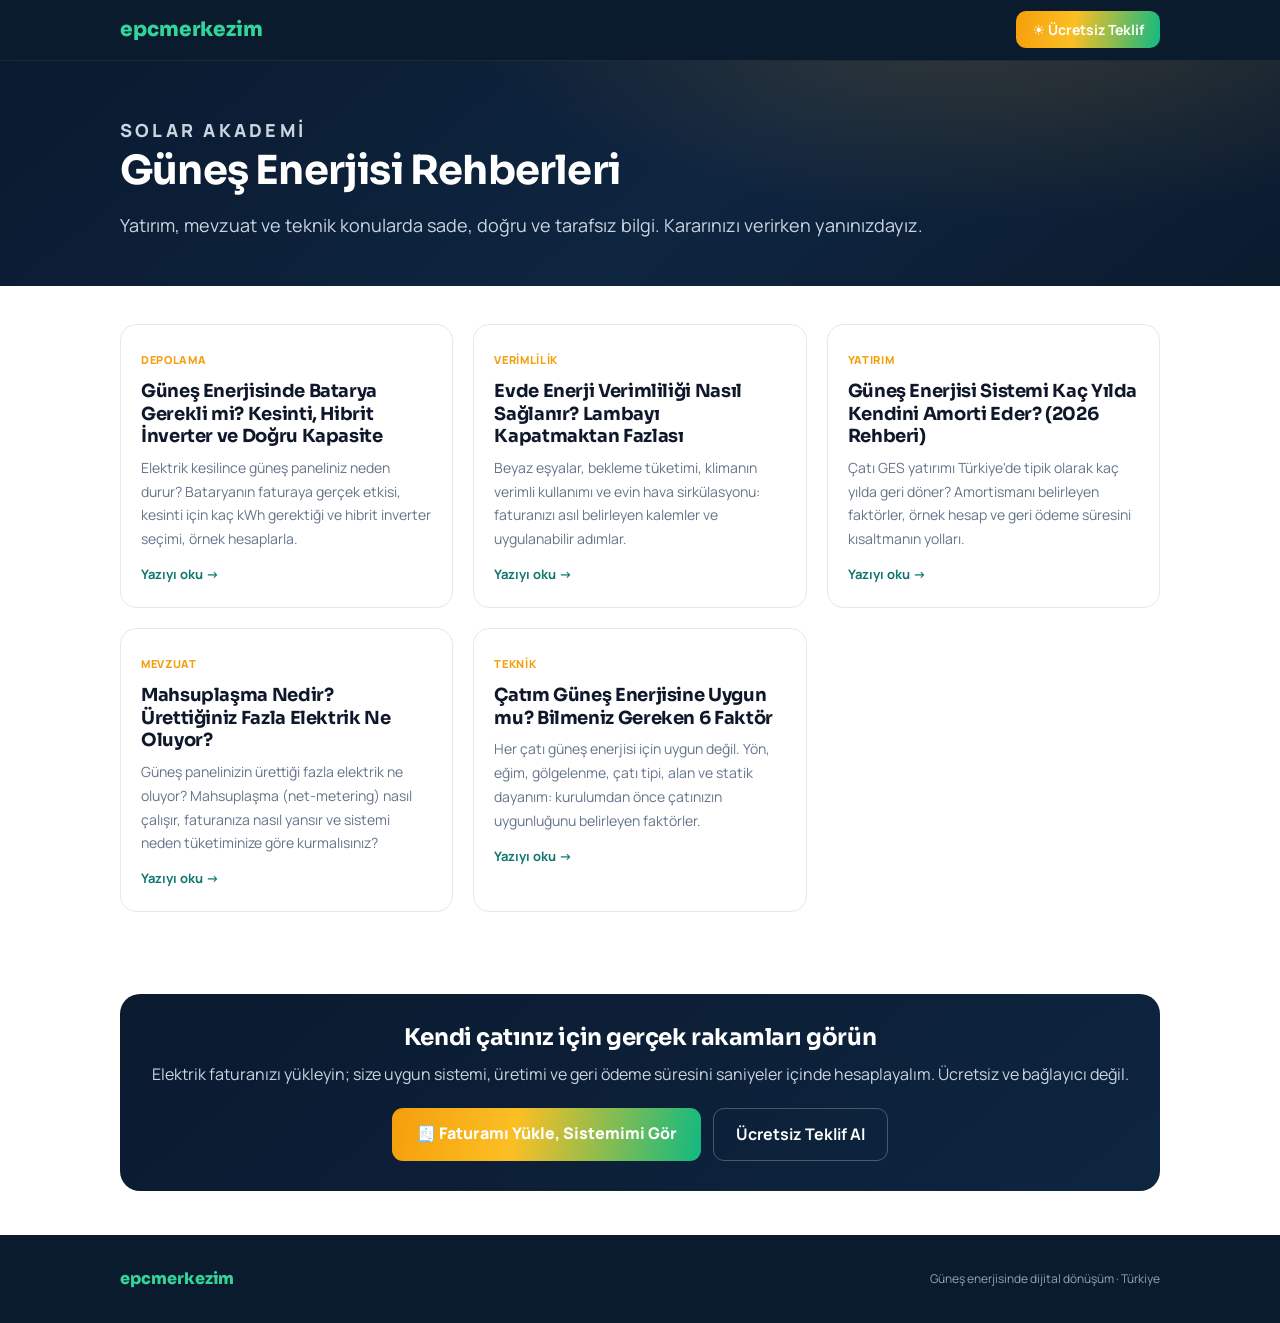
<file: blog/index.html>
<!DOCTYPE html>
<html lang="tr">
<head>
<meta charset="UTF-8">
<meta name="viewport" content="width=device-width, initial-scale=1.0">
<title>Solar Akademi — Güneş Enerjisi Rehberleri | epcmerkezim</title>
<meta name="description" content="Güneş enerjisi yatırımı, mevzuat ve teknik konularda sade ve tarafsız rehberler. Amortisman, mahsuplaşma, çatı uygunluğu ve daha fazlası.">
<meta name="robots" content="index, follow, max-image-preview:large">
<link rel="canonical" href="https://epcmerkezim.com/blog">
<meta name="theme-color" content="#0B1B2E">
<link rel="icon" href="data:image/svg+xml,<svg xmlns=%22http://www.w3.org/2000/svg%22 viewBox=%220 0 100 100%22><text y=%22.9em%22 font-size=%2290%22>☀️</text></svg>">
<meta property="og:type" content="website">
<meta property="og:site_name" content="epcmerkezim">
<meta property="og:locale" content="tr_TR">
<meta property="og:url" content="https://epcmerkezim.com/blog">
<meta property="og:title" content="Solar Akademi — Güneş Enerjisi Rehberleri | epcmerkezim">
<meta property="og:description" content="Güneş enerjisi yatırımı, mevzuat ve teknik konularda sade ve tarafsız rehberler. Amortisman, mahsuplaşma, çatı uygunluğu ve daha fazlası.">
<meta property="og:image" content="https://epcmerkezim.com/og.png">
<meta name="twitter:card" content="summary_large_image">
<meta name="twitter:image" content="https://epcmerkezim.com/og.png">
<link rel="preconnect" href="https://fonts.googleapis.com">
<link rel="preconnect" href="https://fonts.gstatic.com" crossorigin>
<link href="https://fonts.googleapis.com/css2?family=Manrope:wght@400;500;600;700;800&family=Sora:wght@600;700;800&display=swap" rel="stylesheet">
<style>
:root{--navy:#0B1B2E;--navy2:#0E2540;--amber:#F59E0B;--amber-l:#FBBF24;--emerald:#10B981;--ink:#1e293b;--muted:#64748b;--line:#e2e8f0}
*{box-sizing:border-box}
html{scroll-behavior:smooth}
body{margin:0;font-family:'Manrope',ui-sans-serif,system-ui,sans-serif;color:var(--ink);background:#fff;line-height:1.7;-webkit-font-smoothing:antialiased}
h1,h2,h3{font-family:'Sora',ui-sans-serif,sans-serif;letter-spacing:-.02em;color:#0f172a;line-height:1.25}
a{color:#0f766e;text-decoration:none}a:hover{text-decoration:underline}
.wrap{max-width:760px;margin:0 auto;padding:0 20px}
.wrap-wide{max-width:1080px;margin:0 auto;padding:0 20px}
/* üst bar */
.top{position:sticky;top:0;z-index:20;background:var(--navy);border-bottom:1px solid #1e293b}
.top .wrap-wide{display:flex;align-items:center;justify-content:space-between;height:60px}
.brand{font-family:'Sora';font-weight:800;font-size:20px;color:#34D399;text-decoration:none}
.top nav a{color:#cbd5e1;font-weight:700;font-size:14px;margin-left:20px}
.top nav a:hover{color:#fff;text-decoration:none}
.cta-sun{background:linear-gradient(100deg,#F59E0B,#FBBF24 40%,#10B981);color:#fff !important;padding:9px 16px;border-radius:10px;font-weight:800;font-size:14px}
.cta-sun:hover{text-decoration:none;filter:saturate(1.05)}
/* hero */
.hero{background:radial-gradient(900px 380px at 78% -30%,rgba(245,158,11,.18),transparent 60%),linear-gradient(140deg,#0A1A2F,#0E2540 55%,#0B1B2E);color:#fff;padding:54px 0 46px}
.eyebrow{text-transform:uppercase;letter-spacing:.18em;font-size:11px;font-weight:800;color:var(--amber-l);margin:0 0 12px}
.hero h1{color:#fff;font-size:40px;margin:0 0 14px}
.hero p{color:#cbd5e1;font-size:18px;margin:0}
.meta{color:#94a3b8;font-size:13px;margin-top:16px}
/* içerik */
article{padding:40px 0 10px;font-size:17px}
article h2{font-size:26px;margin:38px 0 12px}
article h3{font-size:20px;margin:26px 0 8px}
article p{margin:0 0 16px}
article ul,article ol{margin:0 0 18px;padding-left:22px}article li{margin:6px 0}
article strong{color:#0f172a}
.lead{font-size:19px;color:#334155}
.callout{background:#fffbeb;border:1px solid #fde68a;border-radius:14px;padding:18px 20px;margin:24px 0}
.callout .k{font-weight:800;color:#92400e;font-size:12px;text-transform:uppercase;letter-spacing:.08em;display:block;margin-bottom:6px}
.tip{background:#f0fdf4;border:1px solid #bbf7d0;border-radius:14px;padding:18px 20px;margin:24px 0}
.toc{background:#f8fafc;border:1px solid var(--line);border-radius:14px;padding:16px 20px;margin:26px 0}
.toc .k{font-weight:800;font-size:12px;text-transform:uppercase;letter-spacing:.06em;color:var(--muted);margin-bottom:8px}
.toc a{display:block;padding:3px 0;font-weight:600}
/* dönüşüm kutusu */
.convert{background:linear-gradient(140deg,#0A1A2F,#0E2540);border-radius:20px;padding:30px;margin:44px 0;text-align:center;color:#fff}
.convert h3{color:#fff;font-size:23px;margin:0 0 8px}
.convert p{color:#cbd5e1;margin:0 0 20px}
.convert .row{display:flex;gap:12px;justify-content:center;flex-wrap:wrap}
.btn-ghost{border:1px solid rgba(255,255,255,.25);color:#fff !important;padding:12px 22px;border-radius:11px;font-weight:700}
.btn-ghost:hover{background:rgba(255,255,255,.06);text-decoration:none}
.btn-fill{background:linear-gradient(100deg,#F59E0B,#FBBF24 40%,#10B981);color:#fff !important;padding:12px 24px;border-radius:11px;font-weight:800}
.btn-fill:hover{text-decoration:none;filter:saturate(1.05)}
/* kart ızgarası (blog indeks) */
.grid{display:grid;grid-template-columns:repeat(auto-fill,minmax(300px,1fr));gap:20px;padding:38px 0}
.card{border:1px solid var(--line);border-radius:16px;overflow:hidden;transition:box-shadow .2s,border-color .2s;background:#fff}
.card:hover{box-shadow:0 18px 40px -24px rgba(15,23,42,.4);border-color:#fcd34d}
.card a{text-decoration:none;color:inherit;display:block;height:100%}
.card .body{padding:20px}
.card .tag{font-size:11px;font-weight:800;color:var(--amber);text-transform:uppercase;letter-spacing:.06em}
.card h3{font-size:18px;margin:8px 0 8px}
.card p{color:var(--muted);font-size:14px;margin:0}
.card .rd{color:#0f766e;font-weight:700;font-size:13px;margin-top:12px;display:inline-block}
/* breadcrumb + footer */
.crumb{font-size:13px;color:var(--muted);padding:16px 0 0}
.crumb a{color:var(--muted)}
.rel{border-top:1px solid var(--line);margin-top:30px;padding:26px 0}
.rel .k{font-size:12px;font-weight:800;text-transform:uppercase;letter-spacing:.06em;color:var(--muted);margin-bottom:12px}
footer{background:var(--navy);color:#94a3b8;padding:30px 0;margin-top:20px;font-size:14px}
footer .wrap-wide{display:flex;gap:18px;flex-wrap:wrap;align-items:center;justify-content:space-between}
footer a{color:#cbd5e1;font-weight:700}footer .links a{margin-left:16px}
@media(max-width:640px){.hero h1{font-size:30px}article{font-size:16px}.top nav a:not(.cta-sun){display:none}}
</style>
<script type="application/ld+json">{"@context": "https://schema.org", "@type": "Blog", "name": "Solar Akademi — epcmerkezim", "url": "https://epcmerkezim.com/blog", "inLanguage": "tr-TR", "publisher": {"@type": "Organization", "name": "epcmerkezim"}, "blogPost": [{"@type": "BlogPosting", "headline": "Güneş Enerjisinde Batarya Gerekli mi? Kesinti, Hibrit İnverter ve Doğru Kapasite", "url": "https://epcmerkezim.com/blog/gunes-enerjisinde-batarya-gerekli-mi", "datePublished": "2026-10-01"}, {"@type": "BlogPosting", "headline": "Evde Enerji Verimliliği Nasıl Sağlanır? Lambayı Kapatmaktan Fazlası", "url": "https://epcmerkezim.com/blog/evde-enerji-verimliligi-nasil-saglanir", "datePublished": "2026-10-01"}, {"@type": "BlogPosting", "headline": "Güneş Enerjisi Sistemi Kaç Yılda Kendini Amorti Eder? (2026 Rehberi)", "url": "https://epcmerkezim.com/blog/gunes-enerjisi-amortisman-suresi", "datePublished": "2026-07-27"}, {"@type": "BlogPosting", "headline": "Mahsuplaşma Nedir? Ürettiğiniz Fazla Elektrik Ne Oluyor?", "url": "https://epcmerkezim.com/blog/mahsuplasma-nedir-fazla-elektrik", "datePublished": "2026-07-27"}, {"@type": "BlogPosting", "headline": "Çatım Güneş Enerjisine Uygun mu? Bilmeniz Gereken 6 Faktör", "url": "https://epcmerkezim.com/blog/catim-gunes-enerjisine-uygun-mu", "datePublished": "2026-07-27"}]}</script>
    <!-- Plausible — çerezsiz ölçüm, KVKK için onay bandı gerektirmez.
         script.hash.js: site # ile yönlendiriyor, düz sürüm panel içi
         gezinmeyi saymaz. -->
    <script defer data-domain="epcmerkezim.com" src="https://plausible.io/js/script.hash.js"></script>
</head>
<body>
<header class="top"><div class="wrap-wide">
<a href="/" class="brand">epcmerkezim</a>
<nav>


<a href="/" class="cta-sun">☀️ Ücretsiz Teklif</a>
</nav>
</div></header>

<div class="hero"><div class="wrap-wide">
<p class="eyebrow">Solar Akademi</p>
<h1>Güneş Enerjisi Rehberleri</h1>
<p>Yatırım, mevzuat ve teknik konularda sade, doğru ve tarafsız bilgi. Kararınızı verirken yanınızdayız.</p>
</div></div>
<main class="wrap-wide"><div class="grid"><div class="card"><a href="/blog/gunes-enerjisinde-batarya-gerekli-mi">
<div class="body">
<span class="tag">Depolama</span>
<h3>Güneş Enerjisinde Batarya Gerekli mi? Kesinti, Hibrit İnverter ve Doğru Kapasite</h3>
<p>Elektrik kesilince güneş paneliniz neden durur? Bataryanın faturaya gerçek etkisi, kesinti için kaç kWh gerektiği ve hibrit inverter seçimi, örnek hesaplarla.</p>
<span class="rd">Yazıyı oku → </span>
</div></a></div><div class="card"><a href="/blog/evde-enerji-verimliligi-nasil-saglanir">
<div class="body">
<span class="tag">Verimlilik</span>
<h3>Evde Enerji Verimliliği Nasıl Sağlanır? Lambayı Kapatmaktan Fazlası</h3>
<p>Beyaz eşyalar, bekleme tüketimi, klimanın verimli kullanımı ve evin hava sirkülasyonu: faturanızı asıl belirleyen kalemler ve uygulanabilir adımlar.</p>
<span class="rd">Yazıyı oku → </span>
</div></a></div><div class="card"><a href="/blog/gunes-enerjisi-amortisman-suresi">
<div class="body">
<span class="tag">Yatırım</span>
<h3>Güneş Enerjisi Sistemi Kaç Yılda Kendini Amorti Eder? (2026 Rehberi)</h3>
<p>Çatı GES yatırımı Türkiye&#x27;de tipik olarak kaç yılda geri döner? Amortismanı belirleyen faktörler, örnek hesap ve geri ödeme süresini kısaltmanın yolları.</p>
<span class="rd">Yazıyı oku → </span>
</div></a></div><div class="card"><a href="/blog/mahsuplasma-nedir-fazla-elektrik">
<div class="body">
<span class="tag">Mevzuat</span>
<h3>Mahsuplaşma Nedir? Ürettiğiniz Fazla Elektrik Ne Oluyor?</h3>
<p>Güneş panelinizin ürettiği fazla elektrik ne oluyor? Mahsuplaşma (net-metering) nasıl çalışır, faturanıza nasıl yansır ve sistemi neden tüketiminize göre kurmalısınız?</p>
<span class="rd">Yazıyı oku → </span>
</div></a></div><div class="card"><a href="/blog/catim-gunes-enerjisine-uygun-mu">
<div class="body">
<span class="tag">Teknik</span>
<h3>Çatım Güneş Enerjisine Uygun mu? Bilmeniz Gereken 6 Faktör</h3>
<p>Her çatı güneş enerjisi için uygun değil. Yön, eğim, gölgelenme, çatı tipi, alan ve statik dayanım: kurulumdan önce çatınızın uygunluğunu belirleyen faktörler.</p>
<span class="rd">Yazıyı oku → </span>
</div></a></div></div><div class="convert">
<h3>Kendi çatınız için gerçek rakamları görün</h3>
<p>Elektrik faturanızı yükleyin; size uygun sistemi, üretimi ve geri ödeme süresini saniyeler içinde hesaplayalım. Ücretsiz ve bağlayıcı değil.</p>
<div class="row">
<a href="/" class="btn-fill">🧾 Faturamı Yükle, Sistemimi Gör</a>
<a href="/" class="btn-ghost">Ücretsiz Teklif Al</a>
</div></div></main>

<footer><div class="wrap-wide">
<a href="/" class="brand" style="font-size:16px">epcmerkezim</a>
<div class="links">



</div>
<span style="font-size:12px">Güneş enerjisinde dijital dönüşüm · Türkiye</span>
</div></footer>
</body>
</html>
</file>
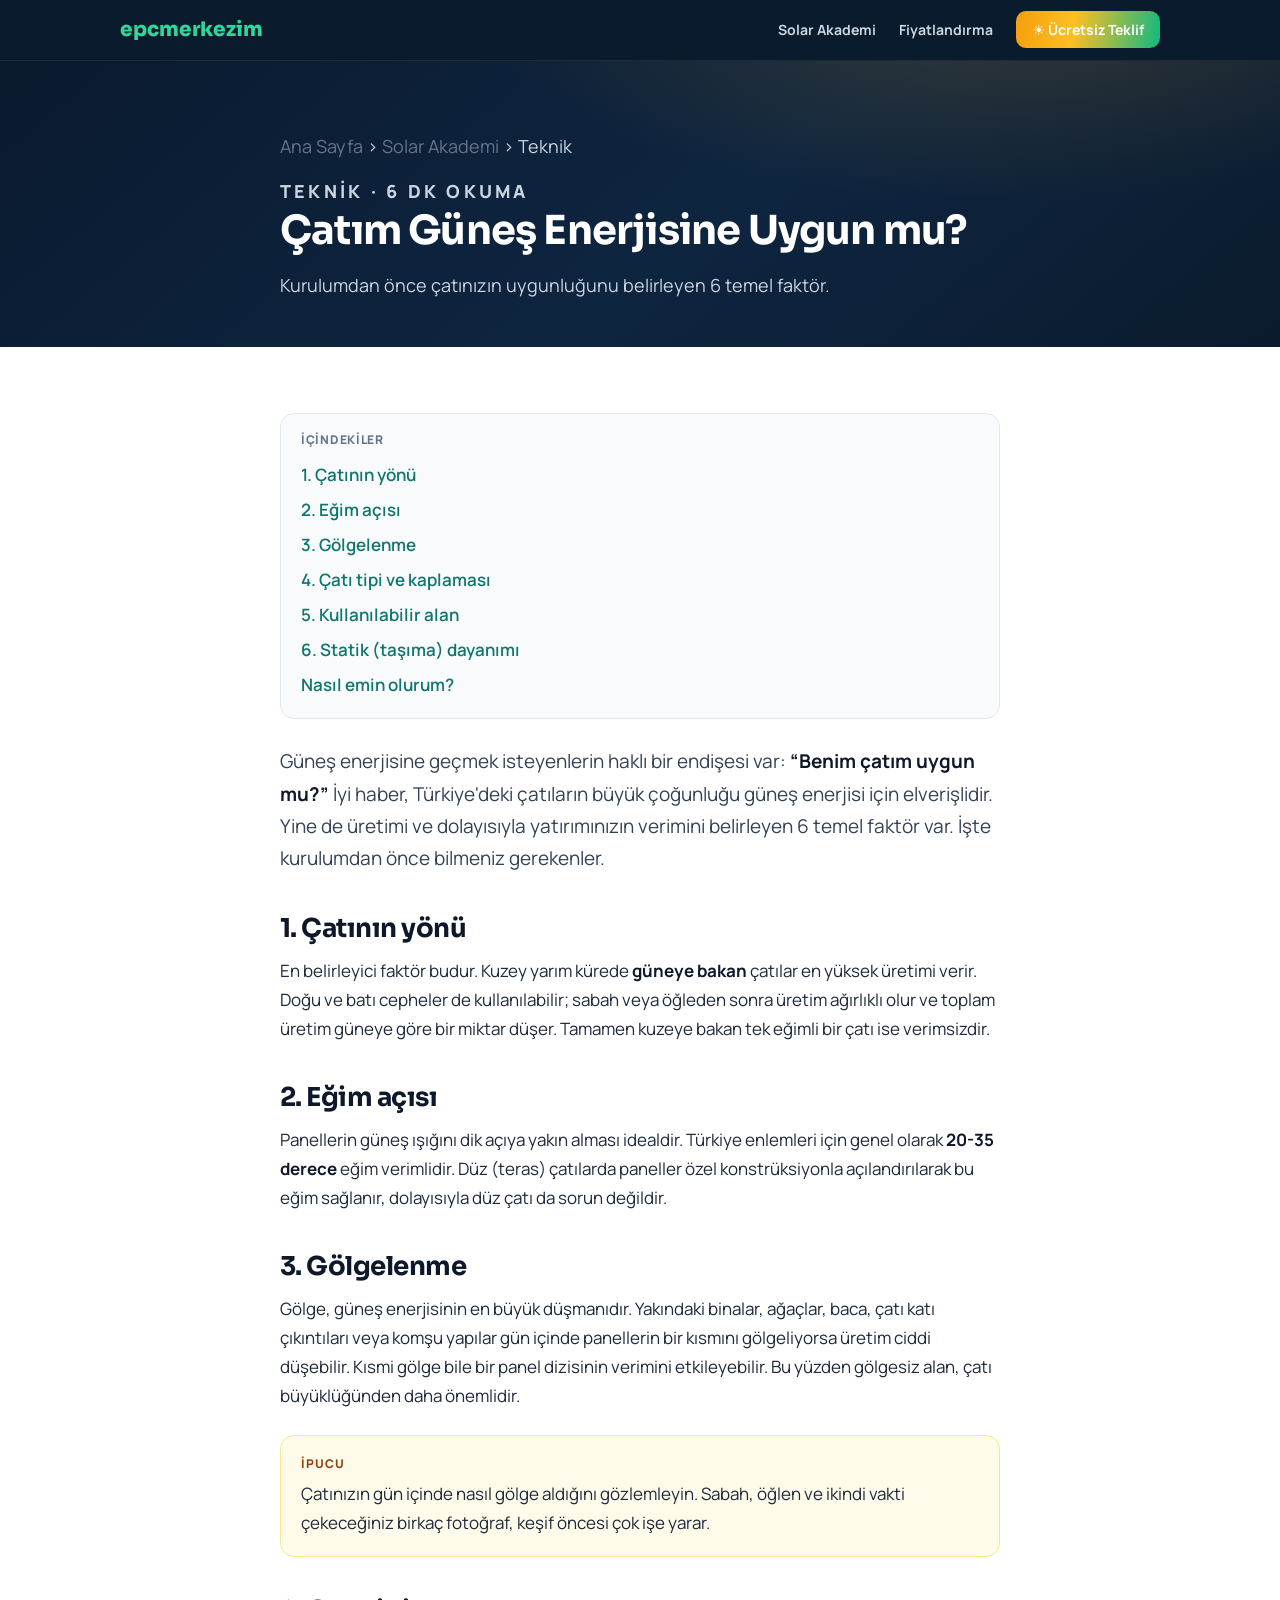
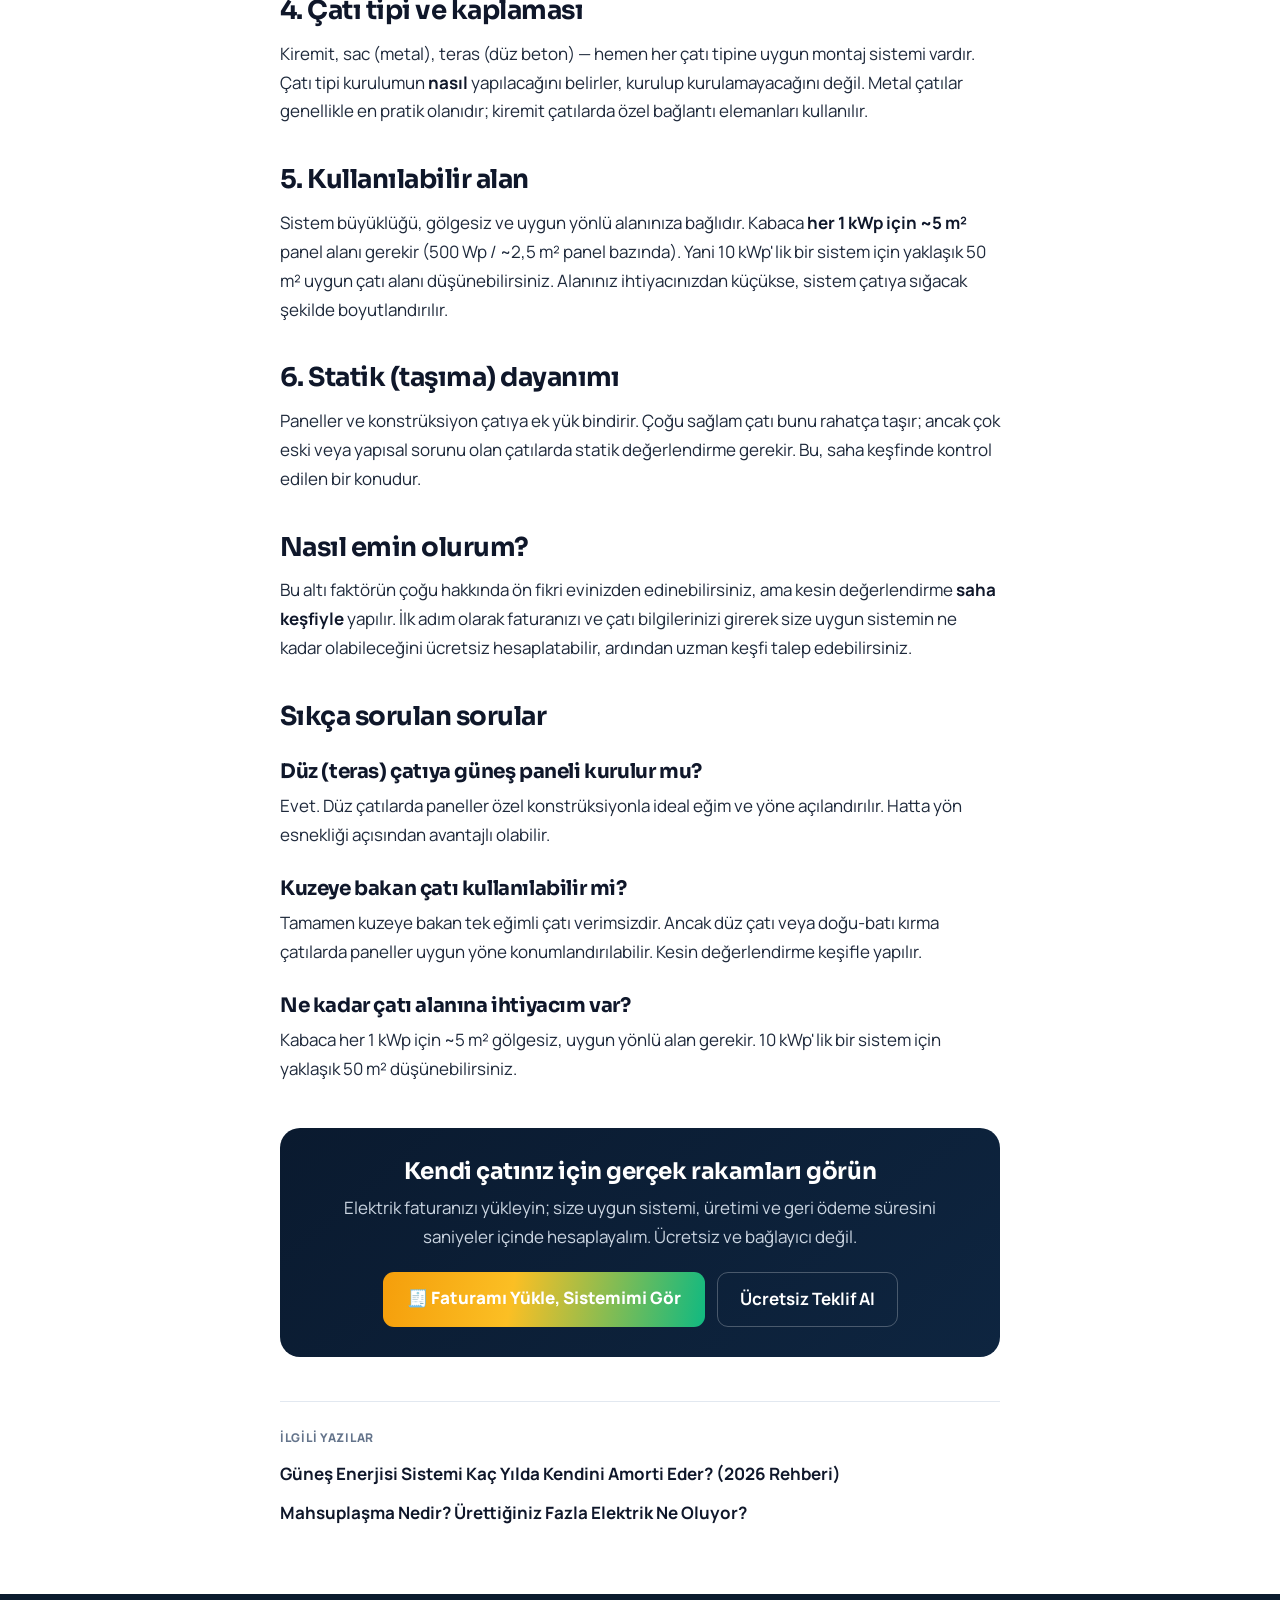
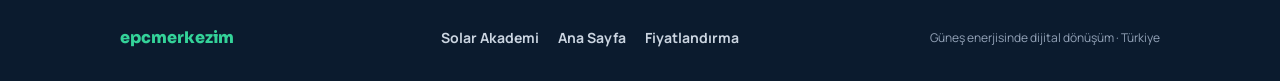
<file: catim-gunes-enerjisine-uygun-mu.html>
<!DOCTYPE html>
<html lang="tr">
<head>
<meta charset="UTF-8">
<meta name="viewport" content="width=device-width, initial-scale=1.0">
<title>Çatım Güneş Enerjisine Uygun mu? Bilmeniz Gereken 6 Faktör</title>
<meta name="description" content="Her çatı güneş enerjisi için uygun değil. Yön, eğim, gölgelenme, çatı tipi, alan ve statik dayanım: kurulumdan önce çatınızın uygunluğunu belirleyen faktörler.">
<meta name="robots" content="index, follow, max-image-preview:large">
<link rel="canonical" href="https://epcmerkezim.com/blog/catim-gunes-enerjisine-uygun-mu.html">
<meta name="theme-color" content="#0B1B2E">
<link rel="icon" href="data:image/svg+xml,<svg xmlns=%22http://www.w3.org/2000/svg%22 viewBox=%220 0 100 100%22><text y=%22.9em%22 font-size=%2290%22>☀️</text></svg>">
<meta property="og:type" content="article">
<meta property="og:site_name" content="epcmerkezim">
<meta property="og:locale" content="tr_TR">
<meta property="og:url" content="https://epcmerkezim.com/blog/catim-gunes-enerjisine-uygun-mu.html">
<meta property="og:title" content="Çatım Güneş Enerjisine Uygun mu? Bilmeniz Gereken 6 Faktör">
<meta property="og:description" content="Her çatı güneş enerjisi için uygun değil. Yön, eğim, gölgelenme, çatı tipi, alan ve statik dayanım: kurulumdan önce çatınızın uygunluğunu belirleyen faktörler.">
<meta property="og:image" content="https://epcmerkezim.com/og.png">
<meta name="twitter:card" content="summary_large_image">
<meta name="twitter:image" content="https://epcmerkezim.com/og.png">
<link rel="preconnect" href="https://fonts.googleapis.com">
<link rel="preconnect" href="https://fonts.gstatic.com" crossorigin>
<link href="https://fonts.googleapis.com/css2?family=Manrope:wght@400;500;600;700;800&family=Sora:wght@600;700;800&display=swap" rel="stylesheet">
<style>
:root{--navy:#0B1B2E;--navy2:#0E2540;--amber:#F59E0B;--amber-l:#FBBF24;--emerald:#10B981;--ink:#1e293b;--muted:#64748b;--line:#e2e8f0}
*{box-sizing:border-box}
html{scroll-behavior:smooth}
body{margin:0;font-family:'Manrope',ui-sans-serif,system-ui,sans-serif;color:var(--ink);background:#fff;line-height:1.7;-webkit-font-smoothing:antialiased}
h1,h2,h3{font-family:'Sora',ui-sans-serif,sans-serif;letter-spacing:-.02em;color:#0f172a;line-height:1.25}
a{color:#0f766e;text-decoration:none}a:hover{text-decoration:underline}
.wrap{max-width:760px;margin:0 auto;padding:0 20px}
.wrap-wide{max-width:1080px;margin:0 auto;padding:0 20px}
/* üst bar */
.top{position:sticky;top:0;z-index:20;background:var(--navy);border-bottom:1px solid #1e293b}
.top .wrap-wide{display:flex;align-items:center;justify-content:space-between;height:60px}
.brand{font-family:'Sora';font-weight:800;font-size:20px;color:#34D399;text-decoration:none}
.top nav a{color:#cbd5e1;font-weight:700;font-size:14px;margin-left:20px}
.top nav a:hover{color:#fff;text-decoration:none}
.cta-sun{background:linear-gradient(100deg,#F59E0B,#FBBF24 40%,#10B981);color:#fff !important;padding:9px 16px;border-radius:10px;font-weight:800;font-size:14px}
.cta-sun:hover{text-decoration:none;filter:saturate(1.05)}
/* hero */
.hero{background:radial-gradient(900px 380px at 78% -30%,rgba(245,158,11,.18),transparent 60%),linear-gradient(140deg,#0A1A2F,#0E2540 55%,#0B1B2E);color:#fff;padding:54px 0 46px}
.eyebrow{text-transform:uppercase;letter-spacing:.18em;font-size:11px;font-weight:800;color:var(--amber-l);margin:0 0 12px}
.hero h1{color:#fff;font-size:40px;margin:0 0 14px}
.hero p{color:#cbd5e1;font-size:18px;margin:0}
.meta{color:#94a3b8;font-size:13px;margin-top:16px}
/* içerik */
article{padding:40px 0 10px;font-size:17px}
article h2{font-size:26px;margin:38px 0 12px}
article h3{font-size:20px;margin:26px 0 8px}
article p{margin:0 0 16px}
article ul,article ol{margin:0 0 18px;padding-left:22px}article li{margin:6px 0}
article strong{color:#0f172a}
.lead{font-size:19px;color:#334155}
.callout{background:#fffbeb;border:1px solid #fde68a;border-radius:14px;padding:18px 20px;margin:24px 0}
.callout .k{font-weight:800;color:#92400e;font-size:12px;text-transform:uppercase;letter-spacing:.08em;display:block;margin-bottom:6px}
.tip{background:#f0fdf4;border:1px solid #bbf7d0;border-radius:14px;padding:18px 20px;margin:24px 0}
.toc{background:#f8fafc;border:1px solid var(--line);border-radius:14px;padding:16px 20px;margin:26px 0}
.toc .k{font-weight:800;font-size:12px;text-transform:uppercase;letter-spacing:.06em;color:var(--muted);margin-bottom:8px}
.toc a{display:block;padding:3px 0;font-weight:600}
/* dönüşüm kutusu */
.convert{background:linear-gradient(140deg,#0A1A2F,#0E2540);border-radius:20px;padding:30px;margin:44px 0;text-align:center;color:#fff}
.convert h3{color:#fff;font-size:23px;margin:0 0 8px}
.convert p{color:#cbd5e1;margin:0 0 20px}
.convert .row{display:flex;gap:12px;justify-content:center;flex-wrap:wrap}
.btn-ghost{border:1px solid rgba(255,255,255,.25);color:#fff !important;padding:12px 22px;border-radius:11px;font-weight:700}
.btn-ghost:hover{background:rgba(255,255,255,.06);text-decoration:none}
.btn-fill{background:linear-gradient(100deg,#F59E0B,#FBBF24 40%,#10B981);color:#fff !important;padding:12px 24px;border-radius:11px;font-weight:800}
.btn-fill:hover{text-decoration:none;filter:saturate(1.05)}
/* kart ızgarası (blog indeks) */
.grid{display:grid;grid-template-columns:repeat(auto-fill,minmax(300px,1fr));gap:20px;padding:38px 0}
.card{border:1px solid var(--line);border-radius:16px;overflow:hidden;transition:box-shadow .2s,border-color .2s;background:#fff}
.card:hover{box-shadow:0 18px 40px -24px rgba(15,23,42,.4);border-color:#fcd34d}
.card a{text-decoration:none;color:inherit;display:block;height:100%}
.card .body{padding:20px}
.card .tag{font-size:11px;font-weight:800;color:var(--amber);text-transform:uppercase;letter-spacing:.06em}
.card h3{font-size:18px;margin:8px 0 8px}
.card p{color:var(--muted);font-size:14px;margin:0}
.card .rd{color:#0f766e;font-weight:700;font-size:13px;margin-top:12px;display:inline-block}
/* breadcrumb + footer */
.crumb{font-size:13px;color:var(--muted);padding:16px 0 0}
.crumb a{color:var(--muted)}
.rel{border-top:1px solid var(--line);margin-top:30px;padding:26px 0}
.rel .k{font-size:12px;font-weight:800;text-transform:uppercase;letter-spacing:.06em;color:var(--muted);margin-bottom:12px}
footer{background:var(--navy);color:#94a3b8;padding:30px 0;margin-top:20px;font-size:14px}
footer .wrap-wide{display:flex;gap:18px;flex-wrap:wrap;align-items:center;justify-content:space-between}
footer a{color:#cbd5e1;font-weight:700}footer .links a{margin-left:16px}
@media(max-width:640px){.hero h1{font-size:30px}article{font-size:16px}.top nav a:not(.cta-sun){display:none}}
</style>
<script type="application/ld+json">{"@context": "https://schema.org", "@type": "Article", "headline": "Çatım Güneş Enerjisine Uygun mu? Bilmeniz Gereken 6 Faktör", "description": "Her çatı güneş enerjisi için uygun değil. Yön, eğim, gölgelenme, çatı tipi, alan ve statik dayanım: kurulumdan önce çatınızın uygunluğunu belirleyen faktörler.", "inLanguage": "tr-TR", "datePublished": "2026-07-27", "dateModified": "2026-07-27", "author": {"@type": "Organization", "name": "epcmerkezim"}, "publisher": {"@type": "Organization", "name": "epcmerkezim", "logo": {"@type": "ImageObject", "url": "https://epcmerkezim.com/og.png"}}, "image": "https://epcmerkezim.com/og.png", "mainEntityOfPage": {"@type": "WebPage", "@id": "https://epcmerkezim.com/blog/catim-gunes-enerjisine-uygun-mu.html"}}</script>
<script type="application/ld+json">{"@context": "https://schema.org", "@type": "BreadcrumbList", "itemListElement": [{"@type": "ListItem", "position": 1, "name": "Ana Sayfa", "item": "https://epcmerkezim.com/"}, {"@type": "ListItem", "position": 2, "name": "Solar Akademi", "item": "https://epcmerkezim.com/blog/"}, {"@type": "ListItem", "position": 3, "name": "Çatım Güneş Enerjisine Uygun mu? Bilmeniz Gereken 6 Faktör", "item": "https://epcmerkezim.com/blog/catim-gunes-enerjisine-uygun-mu.html"}]}</script>
<script type="application/ld+json">{"@context": "https://schema.org", "@type": "FAQPage", "mainEntity": [{"@type": "Question", "name": "Düz (teras) çatıya güneş paneli kurulur mu?", "acceptedAnswer": {"@type": "Answer", "text": "Evet. Düz çatılarda paneller özel konstrüksiyonla ideal eğim ve yöne açılandırılır. Hatta yön esnekliği açısından avantajlı olabilir."}}, {"@type": "Question", "name": "Kuzeye bakan çatı kullanılabilir mi?", "acceptedAnswer": {"@type": "Answer", "text": "Tamamen kuzeye bakan tek eğimli çatı verimsizdir. Ancak düz çatı veya doğu-batı kırma çatılarda paneller uygun yöne konumlandırılabilir. Kesin değerlendirme keşifle yapılır."}}, {"@type": "Question", "name": "Ne kadar çatı alanına ihtiyacım var?", "acceptedAnswer": {"@type": "Answer", "text": "Kabaca her 1 kWp için ~5 m² gölgesiz, uygun yönlü alan gerekir. 10 kWp'lik bir sistem için yaklaşık 50 m² düşünebilirsiniz."}}]}</script>
</head>
<body>
<header class="top"><div class="wrap-wide">
<a href="/" class="brand">epcmerkezim</a>
<nav>
<a href="/blog/">Solar Akademi</a>
<a href="/#pricing" onclick="location.href='/#pricing'">Fiyatlandırma</a>
<a href="/" class="cta-sun">☀️ Ücretsiz Teklif</a>
</nav>
</div></header>

<div class="hero"><div class="wrap">
<p class="crumb"><a href="/">Ana Sayfa</a> › <a href="/blog/">Solar Akademi</a> › Teknik</p>
<p class="eyebrow" style="margin-top:14px">Teknik · 6 dk okuma</p>
<h1>Çatım Güneş Enerjisine Uygun mu?</h1>
<p>Kurulumdan önce çatınızın uygunluğunu belirleyen 6 temel faktör.</p>
</div></div>
<main class="wrap"><article>
<div class="toc"><div class="k">İçindekiler</div><a href="#yon">1. Çatının yönü</a><a href="#egim">2. Eğim açısı</a><a href="#golge">3. Gölgelenme</a><a href="#tip">4. Çatı tipi ve kaplaması</a><a href="#alan">5. Kullanılabilir alan</a><a href="#statik">6. Statik (taşıma) dayanımı</a><a href="#sonuc">Nasıl emin olurum?</a></div>

<p class="lead">Güneş enerjisine geçmek isteyenlerin haklı bir endişesi var: <strong>“Benim çatım uygun mu?”</strong> İyi haber, Türkiye'deki çatıların büyük çoğunluğu güneş enerjisi için elverişlidir. Yine de üretimi ve dolayısıyla yatırımınızın verimini belirleyen 6 temel faktör var. İşte kurulumdan önce bilmeniz gerekenler.</p>

<h2 id="yon">1. Çatının yönü</h2>
<p>En belirleyici faktör budur. Kuzey yarım kürede <strong>güneye bakan</strong> çatılar en yüksek üretimi verir. Doğu ve batı cepheler de kullanılabilir; sabah veya öğleden sonra üretim ağırlıklı olur ve toplam üretim güneye göre bir miktar düşer. Tamamen kuzeye bakan tek eğimli bir çatı ise verimsizdir.</p>

<h2 id="egim">2. Eğim açısı</h2>
<p>Panellerin güneş ışığını dik açıya yakın alması idealdir. Türkiye enlemleri için genel olarak <strong>20-35 derece</strong> eğim verimlidir. Düz (teras) çatılarda paneller özel konstrüksiyonla açılandırılarak bu eğim sağlanır, dolayısıyla düz çatı da sorun değildir.</p>

<h2 id="golge">3. Gölgelenme</h2>
<p>Gölge, güneş enerjisinin en büyük düşmanıdır. Yakındaki binalar, ağaçlar, baca, çatı katı çıkıntıları veya komşu yapılar gün içinde panellerin bir kısmını gölgeliyorsa üretim ciddi düşebilir. Kısmi gölge bile bir panel dizisinin verimini etkileyebilir. Bu yüzden gölgesiz alan, çatı büyüklüğünden daha önemlidir.</p>

<div class="callout"><span class="k">İpucu</span>Çatınızın gün içinde nasıl gölge aldığını gözlemleyin. Sabah, öğlen ve ikindi vakti çekeceğiniz birkaç fotoğraf, keşif öncesi çok işe yarar.</div>

<h2 id="tip">4. Çatı tipi ve kaplaması</h2>
<p>Kiremit, sac (metal), teras (düz beton) — hemen her çatı tipine uygun montaj sistemi vardır. Çatı tipi kurulumun <strong>nasıl</strong> yapılacağını belirler, kurulup kurulamayacağını değil. Metal çatılar genellikle en pratik olanıdır; kiremit çatılarda özel bağlantı elemanları kullanılır.</p>

<h2 id="alan">5. Kullanılabilir alan</h2>
<p>Sistem büyüklüğü, gölgesiz ve uygun yönlü alanınıza bağlıdır. Kabaca <strong>her 1 kWp için ~5 m²</strong> panel alanı gerekir (500 Wp / ~2,5 m² panel bazında). Yani 10 kWp'lik bir sistem için yaklaşık 50 m² uygun çatı alanı düşünebilirsiniz. Alanınız ihtiyacınızdan küçükse, sistem çatıya sığacak şekilde boyutlandırılır.</p>

<h2 id="statik">6. Statik (taşıma) dayanımı</h2>
<p>Paneller ve konstrüksiyon çatıya ek yük bindirir. Çoğu sağlam çatı bunu rahatça taşır; ancak çok eski veya yapısal sorunu olan çatılarda statik değerlendirme gerekir. Bu, saha keşfinde kontrol edilen bir konudur.</p>

<h2 id="sonuc">Nasıl emin olurum?</h2>
<p>Bu altı faktörün çoğu hakkında ön fikri evinizden edinebilirsiniz, ama kesin değerlendirme <strong>saha keşfiyle</strong> yapılır. İlk adım olarak faturanızı ve çatı bilgilerinizi girerek size uygun sistemin ne kadar olabileceğini ücretsiz hesaplatabilir, ardından uzman keşfi talep edebilirsiniz.</p>

<h2 id="sss">Sıkça sorulan sorular</h2><h3>Düz (teras) çatıya güneş paneli kurulur mu?</h3><p>Evet. Düz çatılarda paneller özel konstrüksiyonla ideal eğim ve yöne açılandırılır. Hatta yön esnekliği açısından avantajlı olabilir.</p><h3>Kuzeye bakan çatı kullanılabilir mi?</h3><p>Tamamen kuzeye bakan tek eğimli çatı verimsizdir. Ancak düz çatı veya doğu-batı kırma çatılarda paneller uygun yöne konumlandırılabilir. Kesin değerlendirme keşifle yapılır.</p><h3>Ne kadar çatı alanına ihtiyacım var?</h3><p>Kabaca her 1 kWp için ~5 m² gölgesiz, uygun yönlü alan gerekir. 10 kWp&#x27;lik bir sistem için yaklaşık 50 m² düşünebilirsiniz.</p>
<div class="convert">
<h3>Kendi çatınız için gerçek rakamları görün</h3>
<p>Elektrik faturanızı yükleyin; size uygun sistemi, üretimi ve geri ödeme süresini saniyeler içinde hesaplayalım. Ücretsiz ve bağlayıcı değil.</p>
<div class="row">
<a href="/" class="btn-fill">🧾 Faturamı Yükle, Sistemimi Gör</a>
<a href="/" class="btn-ghost">Ücretsiz Teklif Al</a>
</div></div>
<div class="rel"><div class="k">İlgili yazılar</div><a href="/blog/gunes-enerjisi-amortisman-suresi.html" style="display:block;margin-bottom:10px"><strong>Güneş Enerjisi Sistemi Kaç Yılda Kendini Amorti Eder? (2026 Rehberi)</strong></a><a href="/blog/mahsuplasma-nedir-fazla-elektrik.html" style="display:block;margin-bottom:10px"><strong>Mahsuplaşma Nedir? Ürettiğiniz Fazla Elektrik Ne Oluyor?</strong></a></div>
</article></main>

<footer><div class="wrap-wide">
<a href="/" class="brand" style="font-size:16px">epcmerkezim</a>
<div class="links">
<a href="/blog/">Solar Akademi</a>
<a href="/">Ana Sayfa</a>
<a href="/#pricing">Fiyatlandırma</a>
</div>
<span style="font-size:12px">Güneş enerjisinde dijital dönüşüm · Türkiye</span>
</div></footer>
</body>
</html>
</file>
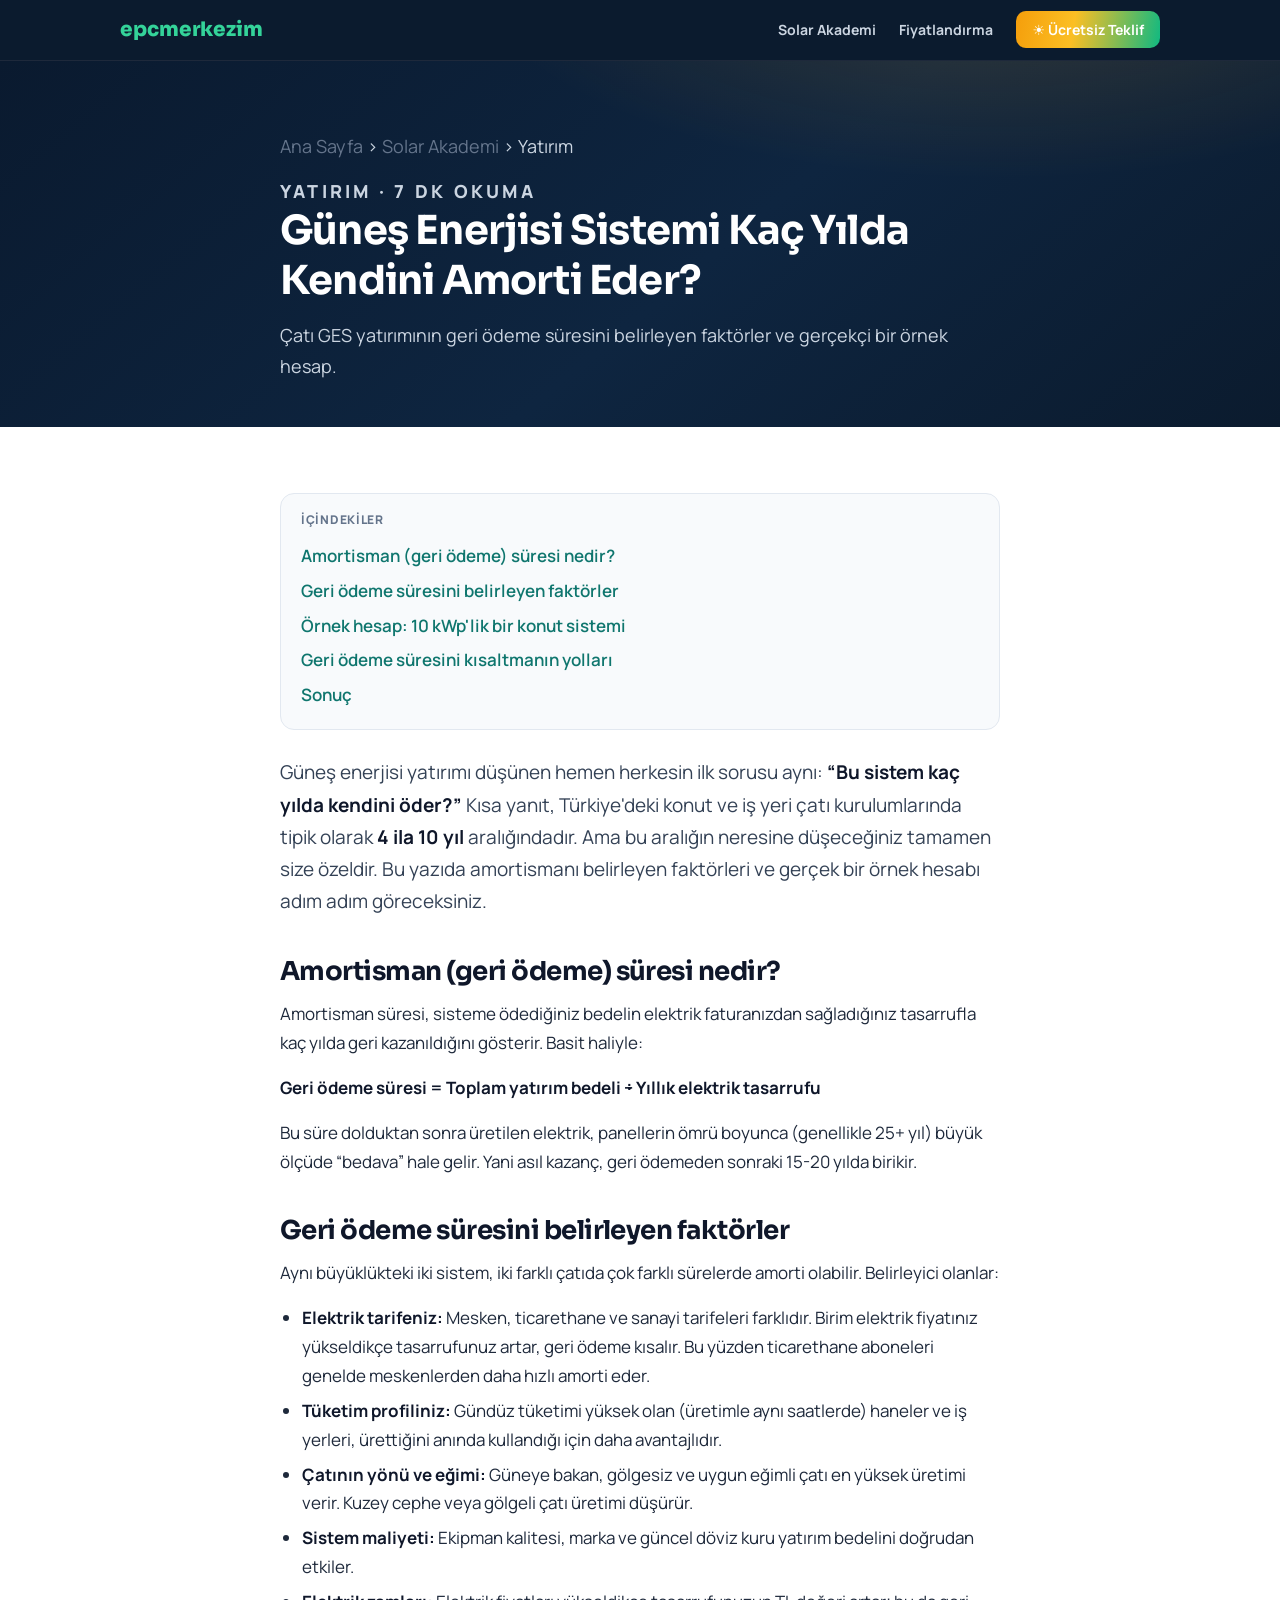
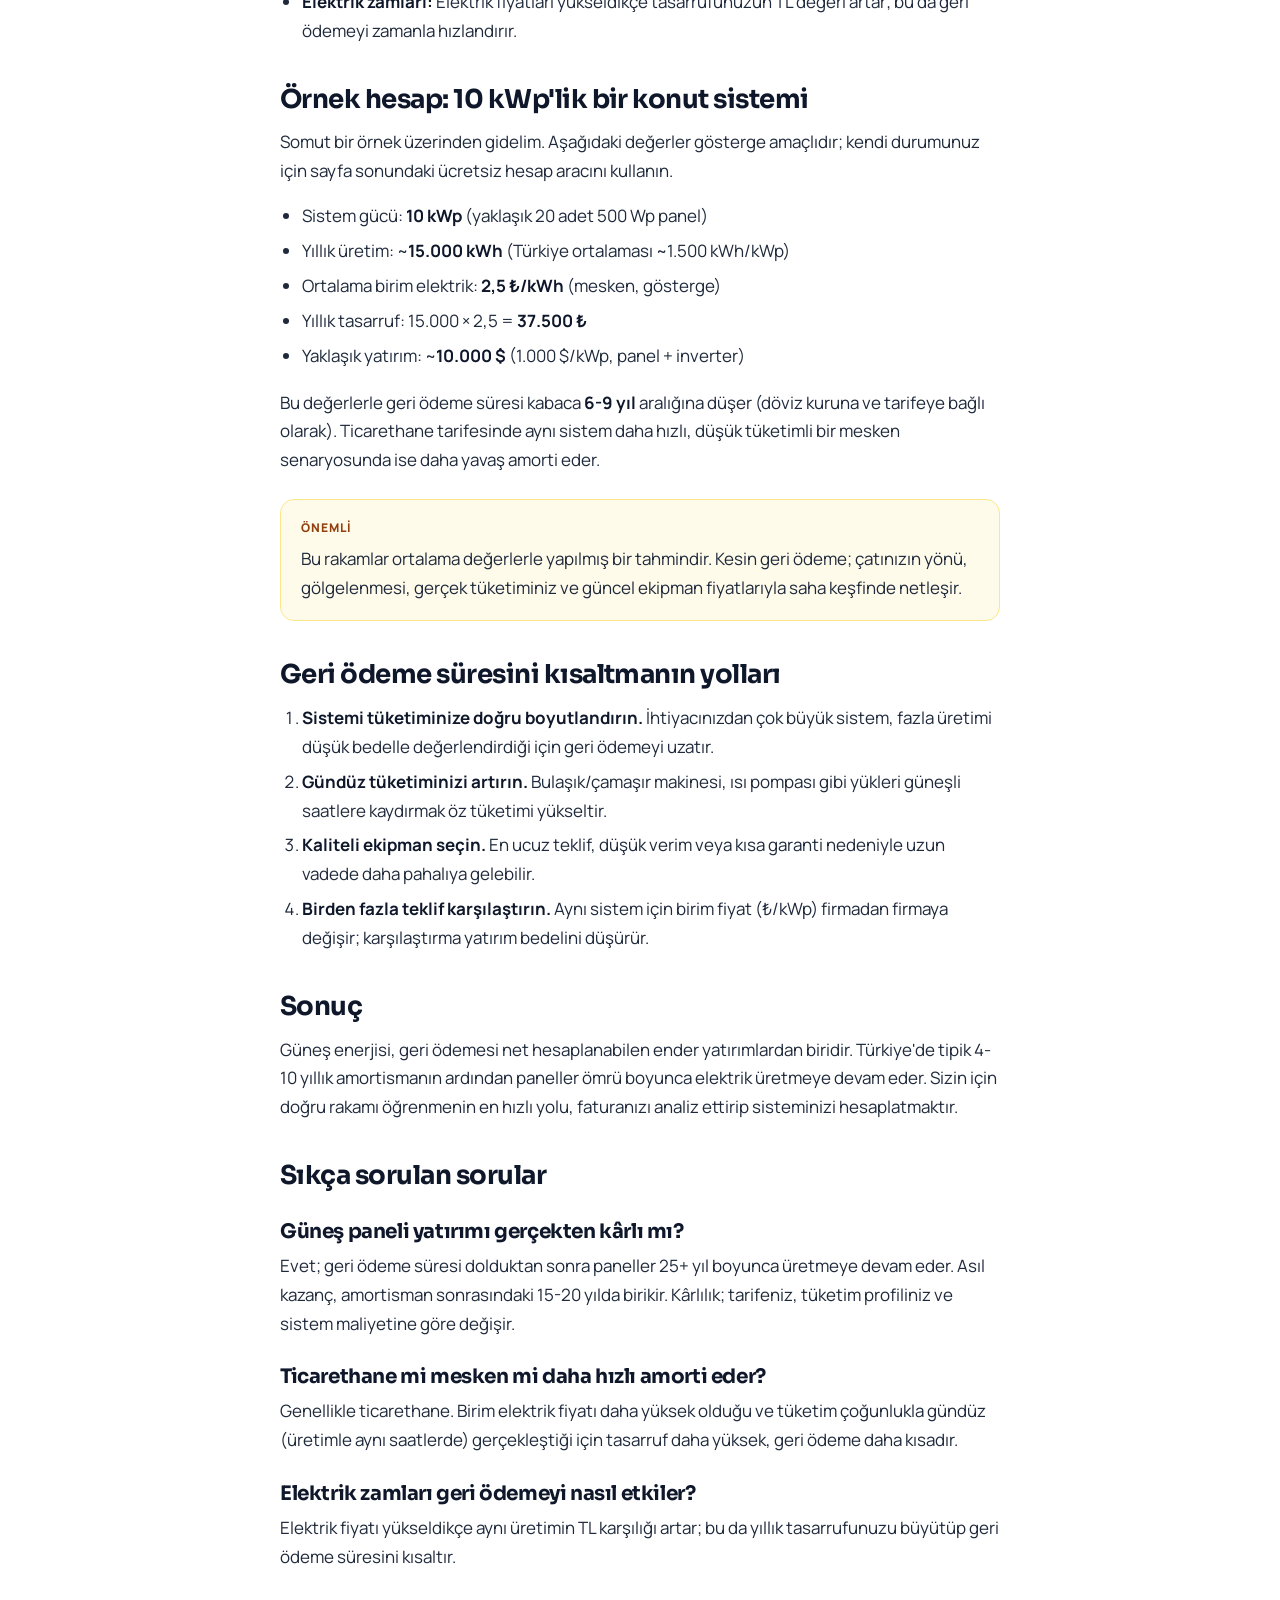
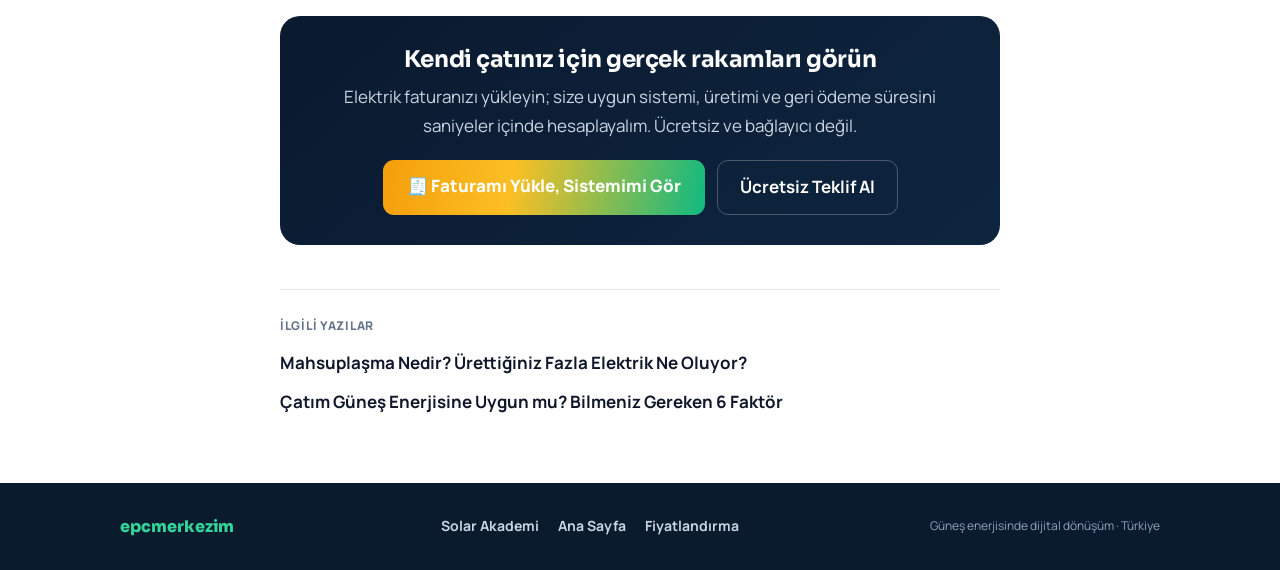
<file: gunes-enerjisi-amortisman-suresi.html>
<!DOCTYPE html>
<html lang="tr">
<head>
<meta charset="UTF-8">
<meta name="viewport" content="width=device-width, initial-scale=1.0">
<title>Güneş Enerjisi Sistemi Kaç Yılda Kendini Amorti Eder? (2026 Rehberi)</title>
<meta name="description" content="Çatı GES yatırımı Türkiye&#x27;de tipik olarak kaç yılda geri döner? Amortismanı belirleyen faktörler, örnek hesap ve geri ödeme süresini kısaltmanın yolları.">
<meta name="robots" content="index, follow, max-image-preview:large">
<link rel="canonical" href="https://epcmerkezim.com/blog/gunes-enerjisi-amortisman-suresi.html">
<meta name="theme-color" content="#0B1B2E">
<link rel="icon" href="data:image/svg+xml,<svg xmlns=%22http://www.w3.org/2000/svg%22 viewBox=%220 0 100 100%22><text y=%22.9em%22 font-size=%2290%22>☀️</text></svg>">
<meta property="og:type" content="article">
<meta property="og:site_name" content="epcmerkezim">
<meta property="og:locale" content="tr_TR">
<meta property="og:url" content="https://epcmerkezim.com/blog/gunes-enerjisi-amortisman-suresi.html">
<meta property="og:title" content="Güneş Enerjisi Sistemi Kaç Yılda Kendini Amorti Eder? (2026 Rehberi)">
<meta property="og:description" content="Çatı GES yatırımı Türkiye&#x27;de tipik olarak kaç yılda geri döner? Amortismanı belirleyen faktörler, örnek hesap ve geri ödeme süresini kısaltmanın yolları.">
<meta property="og:image" content="https://epcmerkezim.com/og.png">
<meta name="twitter:card" content="summary_large_image">
<meta name="twitter:image" content="https://epcmerkezim.com/og.png">
<link rel="preconnect" href="https://fonts.googleapis.com">
<link rel="preconnect" href="https://fonts.gstatic.com" crossorigin>
<link href="https://fonts.googleapis.com/css2?family=Manrope:wght@400;500;600;700;800&family=Sora:wght@600;700;800&display=swap" rel="stylesheet">
<style>
:root{--navy:#0B1B2E;--navy2:#0E2540;--amber:#F59E0B;--amber-l:#FBBF24;--emerald:#10B981;--ink:#1e293b;--muted:#64748b;--line:#e2e8f0}
*{box-sizing:border-box}
html{scroll-behavior:smooth}
body{margin:0;font-family:'Manrope',ui-sans-serif,system-ui,sans-serif;color:var(--ink);background:#fff;line-height:1.7;-webkit-font-smoothing:antialiased}
h1,h2,h3{font-family:'Sora',ui-sans-serif,sans-serif;letter-spacing:-.02em;color:#0f172a;line-height:1.25}
a{color:#0f766e;text-decoration:none}a:hover{text-decoration:underline}
.wrap{max-width:760px;margin:0 auto;padding:0 20px}
.wrap-wide{max-width:1080px;margin:0 auto;padding:0 20px}
/* üst bar */
.top{position:sticky;top:0;z-index:20;background:var(--navy);border-bottom:1px solid #1e293b}
.top .wrap-wide{display:flex;align-items:center;justify-content:space-between;height:60px}
.brand{font-family:'Sora';font-weight:800;font-size:20px;color:#34D399;text-decoration:none}
.top nav a{color:#cbd5e1;font-weight:700;font-size:14px;margin-left:20px}
.top nav a:hover{color:#fff;text-decoration:none}
.cta-sun{background:linear-gradient(100deg,#F59E0B,#FBBF24 40%,#10B981);color:#fff !important;padding:9px 16px;border-radius:10px;font-weight:800;font-size:14px}
.cta-sun:hover{text-decoration:none;filter:saturate(1.05)}
/* hero */
.hero{background:radial-gradient(900px 380px at 78% -30%,rgba(245,158,11,.18),transparent 60%),linear-gradient(140deg,#0A1A2F,#0E2540 55%,#0B1B2E);color:#fff;padding:54px 0 46px}
.eyebrow{text-transform:uppercase;letter-spacing:.18em;font-size:11px;font-weight:800;color:var(--amber-l);margin:0 0 12px}
.hero h1{color:#fff;font-size:40px;margin:0 0 14px}
.hero p{color:#cbd5e1;font-size:18px;margin:0}
.meta{color:#94a3b8;font-size:13px;margin-top:16px}
/* içerik */
article{padding:40px 0 10px;font-size:17px}
article h2{font-size:26px;margin:38px 0 12px}
article h3{font-size:20px;margin:26px 0 8px}
article p{margin:0 0 16px}
article ul,article ol{margin:0 0 18px;padding-left:22px}article li{margin:6px 0}
article strong{color:#0f172a}
.lead{font-size:19px;color:#334155}
.callout{background:#fffbeb;border:1px solid #fde68a;border-radius:14px;padding:18px 20px;margin:24px 0}
.callout .k{font-weight:800;color:#92400e;font-size:12px;text-transform:uppercase;letter-spacing:.08em;display:block;margin-bottom:6px}
.tip{background:#f0fdf4;border:1px solid #bbf7d0;border-radius:14px;padding:18px 20px;margin:24px 0}
.toc{background:#f8fafc;border:1px solid var(--line);border-radius:14px;padding:16px 20px;margin:26px 0}
.toc .k{font-weight:800;font-size:12px;text-transform:uppercase;letter-spacing:.06em;color:var(--muted);margin-bottom:8px}
.toc a{display:block;padding:3px 0;font-weight:600}
/* dönüşüm kutusu */
.convert{background:linear-gradient(140deg,#0A1A2F,#0E2540);border-radius:20px;padding:30px;margin:44px 0;text-align:center;color:#fff}
.convert h3{color:#fff;font-size:23px;margin:0 0 8px}
.convert p{color:#cbd5e1;margin:0 0 20px}
.convert .row{display:flex;gap:12px;justify-content:center;flex-wrap:wrap}
.btn-ghost{border:1px solid rgba(255,255,255,.25);color:#fff !important;padding:12px 22px;border-radius:11px;font-weight:700}
.btn-ghost:hover{background:rgba(255,255,255,.06);text-decoration:none}
.btn-fill{background:linear-gradient(100deg,#F59E0B,#FBBF24 40%,#10B981);color:#fff !important;padding:12px 24px;border-radius:11px;font-weight:800}
.btn-fill:hover{text-decoration:none;filter:saturate(1.05)}
/* kart ızgarası (blog indeks) */
.grid{display:grid;grid-template-columns:repeat(auto-fill,minmax(300px,1fr));gap:20px;padding:38px 0}
.card{border:1px solid var(--line);border-radius:16px;overflow:hidden;transition:box-shadow .2s,border-color .2s;background:#fff}
.card:hover{box-shadow:0 18px 40px -24px rgba(15,23,42,.4);border-color:#fcd34d}
.card a{text-decoration:none;color:inherit;display:block;height:100%}
.card .body{padding:20px}
.card .tag{font-size:11px;font-weight:800;color:var(--amber);text-transform:uppercase;letter-spacing:.06em}
.card h3{font-size:18px;margin:8px 0 8px}
.card p{color:var(--muted);font-size:14px;margin:0}
.card .rd{color:#0f766e;font-weight:700;font-size:13px;margin-top:12px;display:inline-block}
/* breadcrumb + footer */
.crumb{font-size:13px;color:var(--muted);padding:16px 0 0}
.crumb a{color:var(--muted)}
.rel{border-top:1px solid var(--line);margin-top:30px;padding:26px 0}
.rel .k{font-size:12px;font-weight:800;text-transform:uppercase;letter-spacing:.06em;color:var(--muted);margin-bottom:12px}
footer{background:var(--navy);color:#94a3b8;padding:30px 0;margin-top:20px;font-size:14px}
footer .wrap-wide{display:flex;gap:18px;flex-wrap:wrap;align-items:center;justify-content:space-between}
footer a{color:#cbd5e1;font-weight:700}footer .links a{margin-left:16px}
@media(max-width:640px){.hero h1{font-size:30px}article{font-size:16px}.top nav a:not(.cta-sun){display:none}}
</style>
<script type="application/ld+json">{"@context": "https://schema.org", "@type": "Article", "headline": "Güneş Enerjisi Sistemi Kaç Yılda Kendini Amorti Eder? (2026 Rehberi)", "description": "Çatı GES yatırımı Türkiye'de tipik olarak kaç yılda geri döner? Amortismanı belirleyen faktörler, örnek hesap ve geri ödeme süresini kısaltmanın yolları.", "inLanguage": "tr-TR", "datePublished": "2026-07-27", "dateModified": "2026-07-27", "author": {"@type": "Organization", "name": "epcmerkezim"}, "publisher": {"@type": "Organization", "name": "epcmerkezim", "logo": {"@type": "ImageObject", "url": "https://epcmerkezim.com/og.png"}}, "image": "https://epcmerkezim.com/og.png", "mainEntityOfPage": {"@type": "WebPage", "@id": "https://epcmerkezim.com/blog/gunes-enerjisi-amortisman-suresi.html"}}</script>
<script type="application/ld+json">{"@context": "https://schema.org", "@type": "BreadcrumbList", "itemListElement": [{"@type": "ListItem", "position": 1, "name": "Ana Sayfa", "item": "https://epcmerkezim.com/"}, {"@type": "ListItem", "position": 2, "name": "Solar Akademi", "item": "https://epcmerkezim.com/blog/"}, {"@type": "ListItem", "position": 3, "name": "Güneş Enerjisi Sistemi Kaç Yılda Kendini Amorti Eder? (2026 Rehberi)", "item": "https://epcmerkezim.com/blog/gunes-enerjisi-amortisman-suresi.html"}]}</script>
<script type="application/ld+json">{"@context": "https://schema.org", "@type": "FAQPage", "mainEntity": [{"@type": "Question", "name": "Güneş paneli yatırımı gerçekten kârlı mı?", "acceptedAnswer": {"@type": "Answer", "text": "Evet; geri ödeme süresi dolduktan sonra paneller 25+ yıl boyunca üretmeye devam eder. Asıl kazanç, amortisman sonrasındaki 15-20 yılda birikir. Kârlılık; tarifeniz, tüketim profiliniz ve sistem maliyetine göre değişir."}}, {"@type": "Question", "name": "Ticarethane mi mesken mi daha hızlı amorti eder?", "acceptedAnswer": {"@type": "Answer", "text": "Genellikle ticarethane. Birim elektrik fiyatı daha yüksek olduğu ve tüketim çoğunlukla gündüz (üretimle aynı saatlerde) gerçekleştiği için tasarruf daha yüksek, geri ödeme daha kısadır."}}, {"@type": "Question", "name": "Elektrik zamları geri ödemeyi nasıl etkiler?", "acceptedAnswer": {"@type": "Answer", "text": "Elektrik fiyatı yükseldikçe aynı üretimin TL karşılığı artar; bu da yıllık tasarrufunuzu büyütüp geri ödeme süresini kısaltır."}}]}</script>
</head>
<body>
<header class="top"><div class="wrap-wide">
<a href="/" class="brand">epcmerkezim</a>
<nav>
<a href="/blog/">Solar Akademi</a>
<a href="/#pricing" onclick="location.href='/#pricing'">Fiyatlandırma</a>
<a href="/" class="cta-sun">☀️ Ücretsiz Teklif</a>
</nav>
</div></header>

<div class="hero"><div class="wrap">
<p class="crumb"><a href="/">Ana Sayfa</a> › <a href="/blog/">Solar Akademi</a> › Yatırım</p>
<p class="eyebrow" style="margin-top:14px">Yatırım · 7 dk okuma</p>
<h1>Güneş Enerjisi Sistemi Kaç Yılda Kendini Amorti Eder?</h1>
<p>Çatı GES yatırımının geri ödeme süresini belirleyen faktörler ve gerçekçi bir örnek hesap.</p>
</div></div>
<main class="wrap"><article>
<div class="toc"><div class="k">İçindekiler</div><a href="#amortisman-nedir">Amortisman (geri ödeme) süresi nedir?</a><a href="#faktorler">Geri ödeme süresini belirleyen faktörler</a><a href="#ornek-hesap">Örnek hesap: 10 kWp&#x27;lik bir konut sistemi</a><a href="#kisaltma">Geri ödeme süresini kısaltmanın yolları</a><a href="#sonuc">Sonuç</a></div>

<p class="lead">Güneş enerjisi yatırımı düşünen hemen herkesin ilk sorusu aynı: <strong>“Bu sistem kaç yılda kendini öder?”</strong> Kısa yanıt, Türkiye'deki konut ve iş yeri çatı kurulumlarında tipik olarak <strong>4 ila 10 yıl</strong> aralığındadır. Ama bu aralığın neresine düşeceğiniz tamamen size özeldir. Bu yazıda amortismanı belirleyen faktörleri ve gerçek bir örnek hesabı adım adım göreceksiniz.</p>

<h2 id="amortisman-nedir">Amortisman (geri ödeme) süresi nedir?</h2>
<p>Amortisman süresi, sisteme ödediğiniz bedelin elektrik faturanızdan sağladığınız tasarrufla kaç yılda geri kazanıldığını gösterir. Basit haliyle:</p>
<p><strong>Geri ödeme süresi = Toplam yatırım bedeli ÷ Yıllık elektrik tasarrufu</strong></p>
<p>Bu süre dolduktan sonra üretilen elektrik, panellerin ömrü boyunca (genellikle 25+ yıl) büyük ölçüde “bedava” hale gelir. Yani asıl kazanç, geri ödemeden sonraki 15-20 yılda birikir.</p>

<h2 id="faktorler">Geri ödeme süresini belirleyen faktörler</h2>
<p>Aynı büyüklükteki iki sistem, iki farklı çatıda çok farklı sürelerde amorti olabilir. Belirleyici olanlar:</p>
<ul>
<li><strong>Elektrik tarifeniz:</strong> Mesken, ticarethane ve sanayi tarifeleri farklıdır. Birim elektrik fiyatınız yükseldikçe tasarrufunuz artar, geri ödeme kısalır. Bu yüzden ticarethane aboneleri genelde meskenlerden daha hızlı amorti eder.</li>
<li><strong>Tüketim profiliniz:</strong> Gündüz tüketimi yüksek olan (üretimle aynı saatlerde) haneler ve iş yerleri, ürettiğini anında kullandığı için daha avantajlıdır.</li>
<li><strong>Çatının yönü ve eğimi:</strong> Güneye bakan, gölgesiz ve uygun eğimli çatı en yüksek üretimi verir. Kuzey cephe veya gölgeli çatı üretimi düşürür.</li>
<li><strong>Sistem maliyeti:</strong> Ekipman kalitesi, marka ve güncel döviz kuru yatırım bedelini doğrudan etkiler.</li>
<li><strong>Elektrik zamları:</strong> Elektrik fiyatları yükseldikçe tasarrufunuzun TL değeri artar; bu da geri ödemeyi zamanla hızlandırır.</li>
</ul>

<h2 id="ornek-hesap">Örnek hesap: 10 kWp'lik bir konut sistemi</h2>
<p>Somut bir örnek üzerinden gidelim. Aşağıdaki değerler gösterge amaçlıdır; kendi durumunuz için sayfa sonundaki ücretsiz hesap aracını kullanın.</p>
<ul>
<li>Sistem gücü: <strong>10 kWp</strong> (yaklaşık 20 adet 500 Wp panel)</li>
<li>Yıllık üretim: ~<strong>15.000 kWh</strong> (Türkiye ortalaması ~1.500 kWh/kWp)</li>
<li>Ortalama birim elektrik: <strong>2,5 ₺/kWh</strong> (mesken, gösterge)</li>
<li>Yıllık tasarruf: 15.000 × 2,5 = <strong>37.500 ₺</strong></li>
<li>Yaklaşık yatırım: ~<strong>10.000 $</strong> (1.000 $/kWp, panel + inverter)</li>
</ul>
<p>Bu değerlerle geri ödeme süresi kabaca <strong>6-9 yıl</strong> aralığına düşer (döviz kuruna ve tarifeye bağlı olarak). Ticarethane tarifesinde aynı sistem daha hızlı, düşük tüketimli bir mesken senaryosunda ise daha yavaş amorti eder.</p>

<div class="callout"><span class="k">Önemli</span>Bu rakamlar ortalama değerlerle yapılmış bir tahmindir. Kesin geri ödeme; çatınızın yönü, gölgelenmesi, gerçek tüketiminiz ve güncel ekipman fiyatlarıyla saha keşfinde netleşir.</div>

<h2 id="kisaltma">Geri ödeme süresini kısaltmanın yolları</h2>
<ol>
<li><strong>Sistemi tüketiminize doğru boyutlandırın.</strong> İhtiyacınızdan çok büyük sistem, fazla üretimi düşük bedelle değerlendirdiği için geri ödemeyi uzatır.</li>
<li><strong>Gündüz tüketiminizi artırın.</strong> Bulaşık/çamaşır makinesi, ısı pompası gibi yükleri güneşli saatlere kaydırmak öz tüketimi yükseltir.</li>
<li><strong>Kaliteli ekipman seçin.</strong> En ucuz teklif, düşük verim veya kısa garanti nedeniyle uzun vadede daha pahalıya gelebilir.</li>
<li><strong>Birden fazla teklif karşılaştırın.</strong> Aynı sistem için birim fiyat (₺/kWp) firmadan firmaya değişir; karşılaştırma yatırım bedelini düşürür.</li>
</ol>

<h2 id="sonuc">Sonuç</h2>
<p>Güneş enerjisi, geri ödemesi net hesaplanabilen ender yatırımlardan biridir. Türkiye'de tipik 4-10 yıllık amortismanın ardından paneller ömrü boyunca elektrik üretmeye devam eder. Sizin için doğru rakamı öğrenmenin en hızlı yolu, faturanızı analiz ettirip sisteminizi hesaplatmaktır.</p>

<h2 id="sss">Sıkça sorulan sorular</h2><h3>Güneş paneli yatırımı gerçekten kârlı mı?</h3><p>Evet; geri ödeme süresi dolduktan sonra paneller 25+ yıl boyunca üretmeye devam eder. Asıl kazanç, amortisman sonrasındaki 15-20 yılda birikir. Kârlılık; tarifeniz, tüketim profiliniz ve sistem maliyetine göre değişir.</p><h3>Ticarethane mi mesken mi daha hızlı amorti eder?</h3><p>Genellikle ticarethane. Birim elektrik fiyatı daha yüksek olduğu ve tüketim çoğunlukla gündüz (üretimle aynı saatlerde) gerçekleştiği için tasarruf daha yüksek, geri ödeme daha kısadır.</p><h3>Elektrik zamları geri ödemeyi nasıl etkiler?</h3><p>Elektrik fiyatı yükseldikçe aynı üretimin TL karşılığı artar; bu da yıllık tasarrufunuzu büyütüp geri ödeme süresini kısaltır.</p>
<div class="convert">
<h3>Kendi çatınız için gerçek rakamları görün</h3>
<p>Elektrik faturanızı yükleyin; size uygun sistemi, üretimi ve geri ödeme süresini saniyeler içinde hesaplayalım. Ücretsiz ve bağlayıcı değil.</p>
<div class="row">
<a href="/" class="btn-fill">🧾 Faturamı Yükle, Sistemimi Gör</a>
<a href="/" class="btn-ghost">Ücretsiz Teklif Al</a>
</div></div>
<div class="rel"><div class="k">İlgili yazılar</div><a href="/blog/mahsuplasma-nedir-fazla-elektrik.html" style="display:block;margin-bottom:10px"><strong>Mahsuplaşma Nedir? Ürettiğiniz Fazla Elektrik Ne Oluyor?</strong></a><a href="/blog/catim-gunes-enerjisine-uygun-mu.html" style="display:block;margin-bottom:10px"><strong>Çatım Güneş Enerjisine Uygun mu? Bilmeniz Gereken 6 Faktör</strong></a></div>
</article></main>

<footer><div class="wrap-wide">
<a href="/" class="brand" style="font-size:16px">epcmerkezim</a>
<div class="links">
<a href="/blog/">Solar Akademi</a>
<a href="/">Ana Sayfa</a>
<a href="/#pricing">Fiyatlandırma</a>
</div>
<span style="font-size:12px">Güneş enerjisinde dijital dönüşüm · Türkiye</span>
</div></footer>
</body>
</html>
</file>
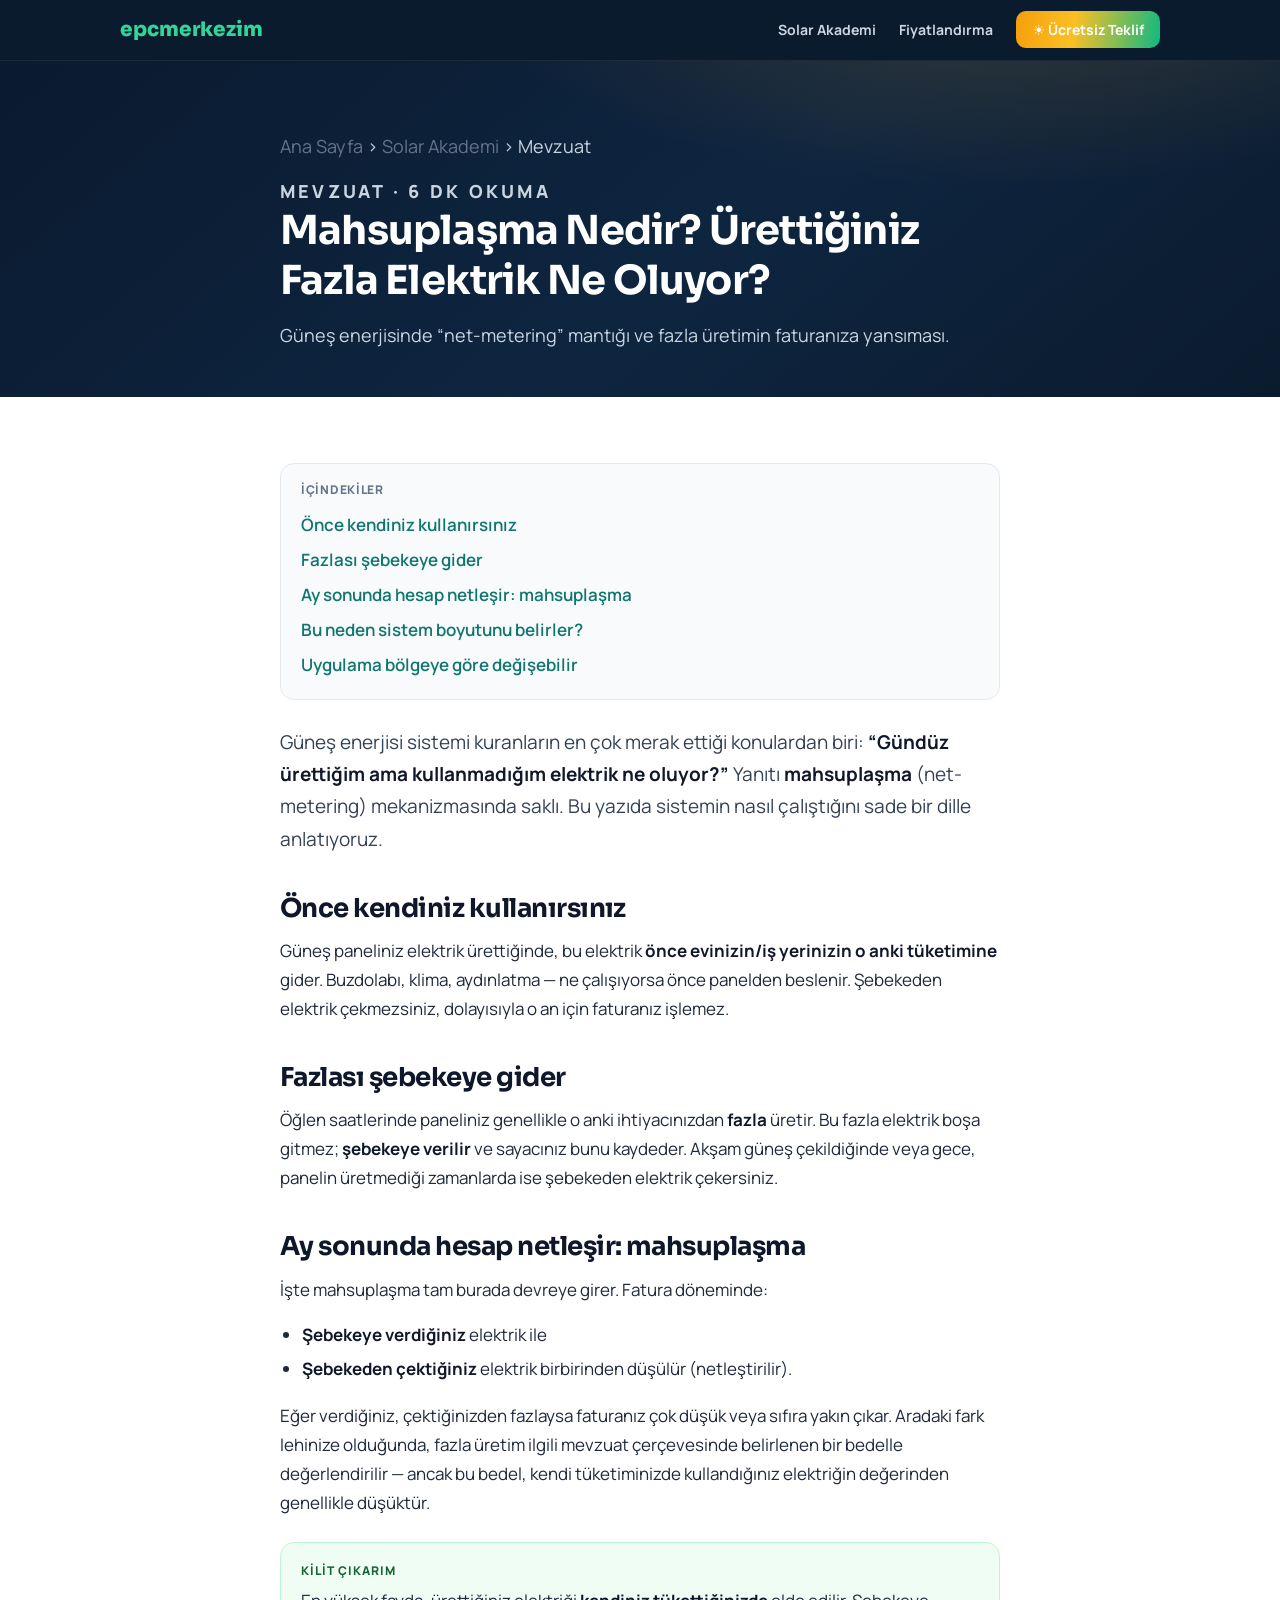
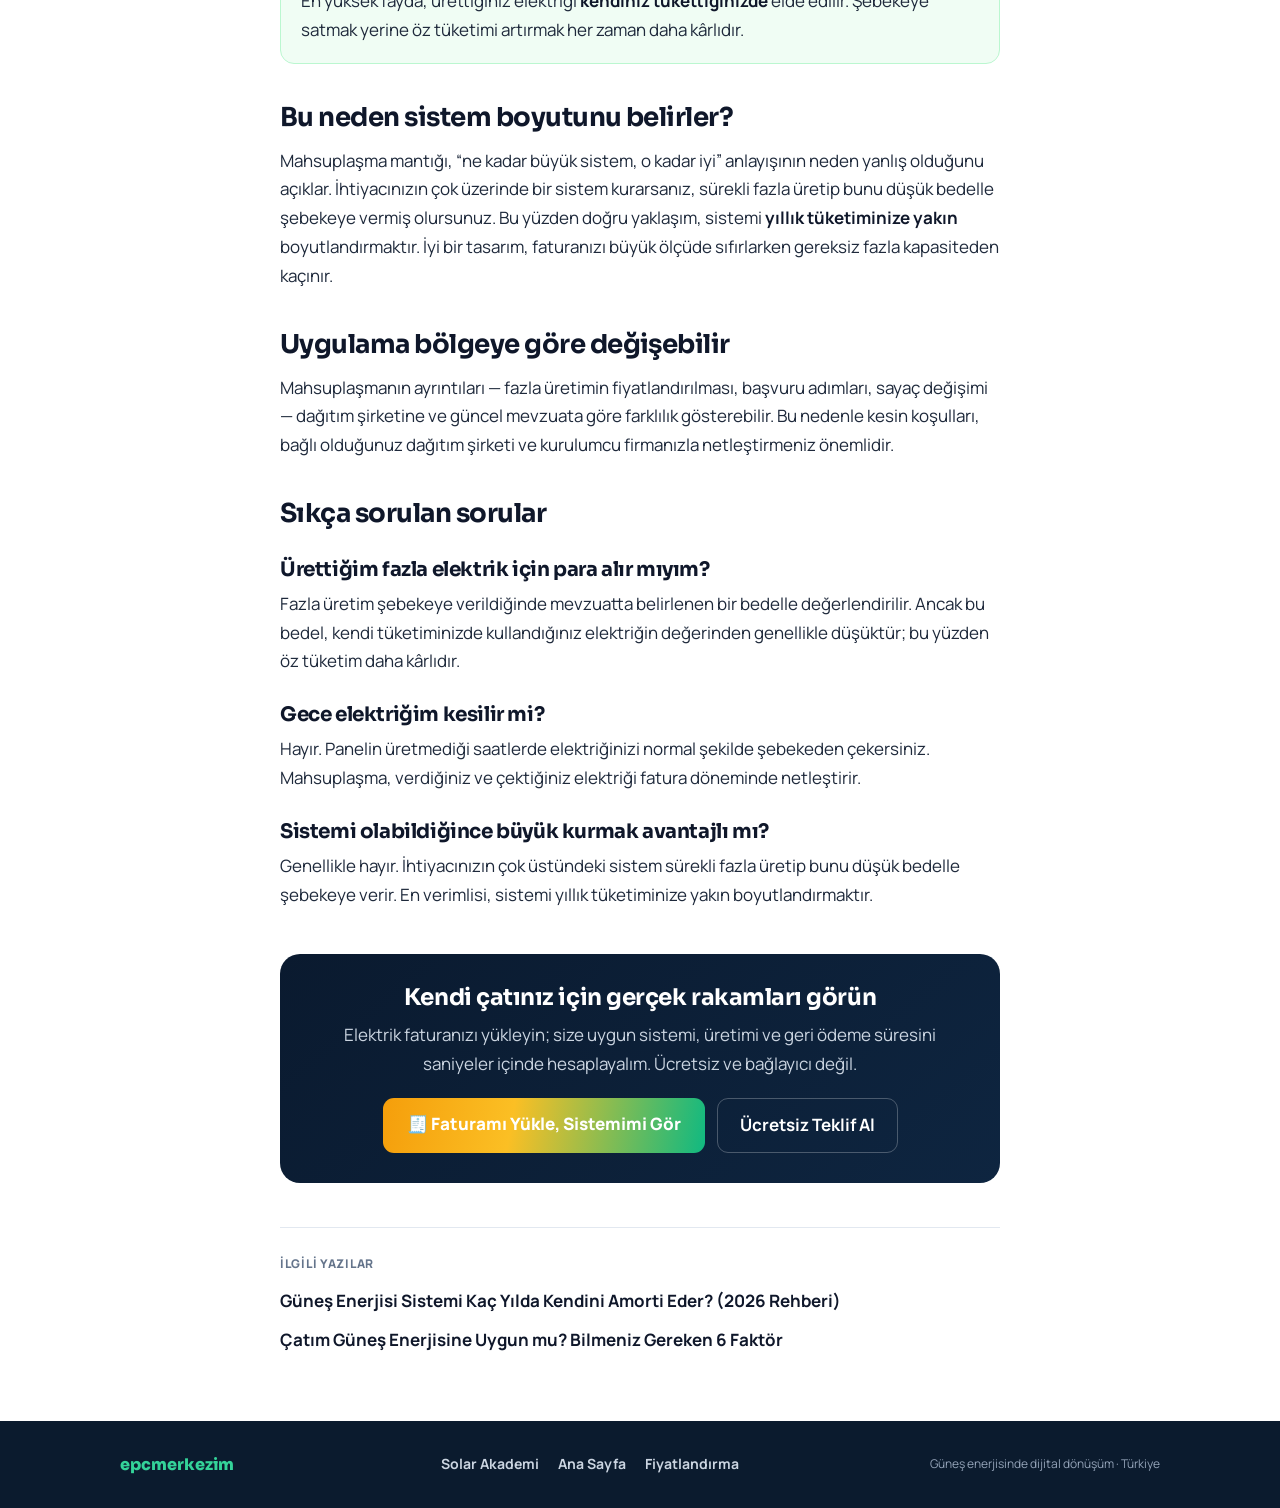
<file: mahsuplasma-nedir-fazla-elektrik.html>
<!DOCTYPE html>
<html lang="tr">
<head>
<meta charset="UTF-8">
<meta name="viewport" content="width=device-width, initial-scale=1.0">
<title>Mahsuplaşma Nedir? Ürettiğiniz Fazla Elektrik Ne Oluyor?</title>
<meta name="description" content="Güneş panelinizin ürettiği fazla elektrik ne oluyor? Mahsuplaşma (net-metering) nasıl çalışır, faturanıza nasıl yansır ve sistemi neden tüketiminize göre kurmalısınız?">
<meta name="robots" content="index, follow, max-image-preview:large">
<link rel="canonical" href="https://epcmerkezim.com/blog/mahsuplasma-nedir-fazla-elektrik.html">
<meta name="theme-color" content="#0B1B2E">
<link rel="icon" href="data:image/svg+xml,<svg xmlns=%22http://www.w3.org/2000/svg%22 viewBox=%220 0 100 100%22><text y=%22.9em%22 font-size=%2290%22>☀️</text></svg>">
<meta property="og:type" content="article">
<meta property="og:site_name" content="epcmerkezim">
<meta property="og:locale" content="tr_TR">
<meta property="og:url" content="https://epcmerkezim.com/blog/mahsuplasma-nedir-fazla-elektrik.html">
<meta property="og:title" content="Mahsuplaşma Nedir? Ürettiğiniz Fazla Elektrik Ne Oluyor?">
<meta property="og:description" content="Güneş panelinizin ürettiği fazla elektrik ne oluyor? Mahsuplaşma (net-metering) nasıl çalışır, faturanıza nasıl yansır ve sistemi neden tüketiminize göre kurmalısınız?">
<meta property="og:image" content="https://epcmerkezim.com/og.png">
<meta name="twitter:card" content="summary_large_image">
<meta name="twitter:image" content="https://epcmerkezim.com/og.png">
<link rel="preconnect" href="https://fonts.googleapis.com">
<link rel="preconnect" href="https://fonts.gstatic.com" crossorigin>
<link href="https://fonts.googleapis.com/css2?family=Manrope:wght@400;500;600;700;800&family=Sora:wght@600;700;800&display=swap" rel="stylesheet">
<style>
:root{--navy:#0B1B2E;--navy2:#0E2540;--amber:#F59E0B;--amber-l:#FBBF24;--emerald:#10B981;--ink:#1e293b;--muted:#64748b;--line:#e2e8f0}
*{box-sizing:border-box}
html{scroll-behavior:smooth}
body{margin:0;font-family:'Manrope',ui-sans-serif,system-ui,sans-serif;color:var(--ink);background:#fff;line-height:1.7;-webkit-font-smoothing:antialiased}
h1,h2,h3{font-family:'Sora',ui-sans-serif,sans-serif;letter-spacing:-.02em;color:#0f172a;line-height:1.25}
a{color:#0f766e;text-decoration:none}a:hover{text-decoration:underline}
.wrap{max-width:760px;margin:0 auto;padding:0 20px}
.wrap-wide{max-width:1080px;margin:0 auto;padding:0 20px}
/* üst bar */
.top{position:sticky;top:0;z-index:20;background:var(--navy);border-bottom:1px solid #1e293b}
.top .wrap-wide{display:flex;align-items:center;justify-content:space-between;height:60px}
.brand{font-family:'Sora';font-weight:800;font-size:20px;color:#34D399;text-decoration:none}
.top nav a{color:#cbd5e1;font-weight:700;font-size:14px;margin-left:20px}
.top nav a:hover{color:#fff;text-decoration:none}
.cta-sun{background:linear-gradient(100deg,#F59E0B,#FBBF24 40%,#10B981);color:#fff !important;padding:9px 16px;border-radius:10px;font-weight:800;font-size:14px}
.cta-sun:hover{text-decoration:none;filter:saturate(1.05)}
/* hero */
.hero{background:radial-gradient(900px 380px at 78% -30%,rgba(245,158,11,.18),transparent 60%),linear-gradient(140deg,#0A1A2F,#0E2540 55%,#0B1B2E);color:#fff;padding:54px 0 46px}
.eyebrow{text-transform:uppercase;letter-spacing:.18em;font-size:11px;font-weight:800;color:var(--amber-l);margin:0 0 12px}
.hero h1{color:#fff;font-size:40px;margin:0 0 14px}
.hero p{color:#cbd5e1;font-size:18px;margin:0}
.meta{color:#94a3b8;font-size:13px;margin-top:16px}
/* içerik */
article{padding:40px 0 10px;font-size:17px}
article h2{font-size:26px;margin:38px 0 12px}
article h3{font-size:20px;margin:26px 0 8px}
article p{margin:0 0 16px}
article ul,article ol{margin:0 0 18px;padding-left:22px}article li{margin:6px 0}
article strong{color:#0f172a}
.lead{font-size:19px;color:#334155}
.callout{background:#fffbeb;border:1px solid #fde68a;border-radius:14px;padding:18px 20px;margin:24px 0}
.callout .k{font-weight:800;color:#92400e;font-size:12px;text-transform:uppercase;letter-spacing:.08em;display:block;margin-bottom:6px}
.tip{background:#f0fdf4;border:1px solid #bbf7d0;border-radius:14px;padding:18px 20px;margin:24px 0}
.toc{background:#f8fafc;border:1px solid var(--line);border-radius:14px;padding:16px 20px;margin:26px 0}
.toc .k{font-weight:800;font-size:12px;text-transform:uppercase;letter-spacing:.06em;color:var(--muted);margin-bottom:8px}
.toc a{display:block;padding:3px 0;font-weight:600}
/* dönüşüm kutusu */
.convert{background:linear-gradient(140deg,#0A1A2F,#0E2540);border-radius:20px;padding:30px;margin:44px 0;text-align:center;color:#fff}
.convert h3{color:#fff;font-size:23px;margin:0 0 8px}
.convert p{color:#cbd5e1;margin:0 0 20px}
.convert .row{display:flex;gap:12px;justify-content:center;flex-wrap:wrap}
.btn-ghost{border:1px solid rgba(255,255,255,.25);color:#fff !important;padding:12px 22px;border-radius:11px;font-weight:700}
.btn-ghost:hover{background:rgba(255,255,255,.06);text-decoration:none}
.btn-fill{background:linear-gradient(100deg,#F59E0B,#FBBF24 40%,#10B981);color:#fff !important;padding:12px 24px;border-radius:11px;font-weight:800}
.btn-fill:hover{text-decoration:none;filter:saturate(1.05)}
/* kart ızgarası (blog indeks) */
.grid{display:grid;grid-template-columns:repeat(auto-fill,minmax(300px,1fr));gap:20px;padding:38px 0}
.card{border:1px solid var(--line);border-radius:16px;overflow:hidden;transition:box-shadow .2s,border-color .2s;background:#fff}
.card:hover{box-shadow:0 18px 40px -24px rgba(15,23,42,.4);border-color:#fcd34d}
.card a{text-decoration:none;color:inherit;display:block;height:100%}
.card .body{padding:20px}
.card .tag{font-size:11px;font-weight:800;color:var(--amber);text-transform:uppercase;letter-spacing:.06em}
.card h3{font-size:18px;margin:8px 0 8px}
.card p{color:var(--muted);font-size:14px;margin:0}
.card .rd{color:#0f766e;font-weight:700;font-size:13px;margin-top:12px;display:inline-block}
/* breadcrumb + footer */
.crumb{font-size:13px;color:var(--muted);padding:16px 0 0}
.crumb a{color:var(--muted)}
.rel{border-top:1px solid var(--line);margin-top:30px;padding:26px 0}
.rel .k{font-size:12px;font-weight:800;text-transform:uppercase;letter-spacing:.06em;color:var(--muted);margin-bottom:12px}
footer{background:var(--navy);color:#94a3b8;padding:30px 0;margin-top:20px;font-size:14px}
footer .wrap-wide{display:flex;gap:18px;flex-wrap:wrap;align-items:center;justify-content:space-between}
footer a{color:#cbd5e1;font-weight:700}footer .links a{margin-left:16px}
@media(max-width:640px){.hero h1{font-size:30px}article{font-size:16px}.top nav a:not(.cta-sun){display:none}}
</style>
<script type="application/ld+json">{"@context": "https://schema.org", "@type": "Article", "headline": "Mahsuplaşma Nedir? Ürettiğiniz Fazla Elektrik Ne Oluyor?", "description": "Güneş panelinizin ürettiği fazla elektrik ne oluyor? Mahsuplaşma (net-metering) nasıl çalışır, faturanıza nasıl yansır ve sistemi neden tüketiminize göre kurmalısınız?", "inLanguage": "tr-TR", "datePublished": "2026-07-27", "dateModified": "2026-07-27", "author": {"@type": "Organization", "name": "epcmerkezim"}, "publisher": {"@type": "Organization", "name": "epcmerkezim", "logo": {"@type": "ImageObject", "url": "https://epcmerkezim.com/og.png"}}, "image": "https://epcmerkezim.com/og.png", "mainEntityOfPage": {"@type": "WebPage", "@id": "https://epcmerkezim.com/blog/mahsuplasma-nedir-fazla-elektrik.html"}}</script>
<script type="application/ld+json">{"@context": "https://schema.org", "@type": "BreadcrumbList", "itemListElement": [{"@type": "ListItem", "position": 1, "name": "Ana Sayfa", "item": "https://epcmerkezim.com/"}, {"@type": "ListItem", "position": 2, "name": "Solar Akademi", "item": "https://epcmerkezim.com/blog/"}, {"@type": "ListItem", "position": 3, "name": "Mahsuplaşma Nedir? Ürettiğiniz Fazla Elektrik Ne Oluyor?", "item": "https://epcmerkezim.com/blog/mahsuplasma-nedir-fazla-elektrik.html"}]}</script>
<script type="application/ld+json">{"@context": "https://schema.org", "@type": "FAQPage", "mainEntity": [{"@type": "Question", "name": "Ürettiğim fazla elektrik için para alır mıyım?", "acceptedAnswer": {"@type": "Answer", "text": "Fazla üretim şebekeye verildiğinde mevzuatta belirlenen bir bedelle değerlendirilir. Ancak bu bedel, kendi tüketiminizde kullandığınız elektriğin değerinden genellikle düşüktür; bu yüzden öz tüketim daha kârlıdır."}}, {"@type": "Question", "name": "Gece elektriğim kesilir mi?", "acceptedAnswer": {"@type": "Answer", "text": "Hayır. Panelin üretmediği saatlerde elektriğinizi normal şekilde şebekeden çekersiniz. Mahsuplaşma, verdiğiniz ve çektiğiniz elektriği fatura döneminde netleştirir."}}, {"@type": "Question", "name": "Sistemi olabildiğince büyük kurmak avantajlı mı?", "acceptedAnswer": {"@type": "Answer", "text": "Genellikle hayır. İhtiyacınızın çok üstündeki sistem sürekli fazla üretip bunu düşük bedelle şebekeye verir. En verimlisi, sistemi yıllık tüketiminize yakın boyutlandırmaktır."}}]}</script>
</head>
<body>
<header class="top"><div class="wrap-wide">
<a href="/" class="brand">epcmerkezim</a>
<nav>
<a href="/blog/">Solar Akademi</a>
<a href="/#pricing" onclick="location.href='/#pricing'">Fiyatlandırma</a>
<a href="/" class="cta-sun">☀️ Ücretsiz Teklif</a>
</nav>
</div></header>

<div class="hero"><div class="wrap">
<p class="crumb"><a href="/">Ana Sayfa</a> › <a href="/blog/">Solar Akademi</a> › Mevzuat</p>
<p class="eyebrow" style="margin-top:14px">Mevzuat · 6 dk okuma</p>
<h1>Mahsuplaşma Nedir? Ürettiğiniz Fazla Elektrik Ne Oluyor?</h1>
<p>Güneş enerjisinde “net-metering” mantığı ve fazla üretimin faturanıza yansıması.</p>
</div></div>
<main class="wrap"><article>
<div class="toc"><div class="k">İçindekiler</div><a href="#temel-mantik">Önce kendiniz kullanırsınız</a><a href="#fazla-uretim">Fazlası şebekeye gider</a><a href="#mahsuplasma">Ay sonunda hesap netleşir: mahsuplaşma</a><a href="#neden-onemli">Bu neden sistem boyutunu belirler?</a><a href="#degiskenler">Uygulama bölgeye göre değişebilir</a></div>

<p class="lead">Güneş enerjisi sistemi kuranların en çok merak ettiği konulardan biri: <strong>“Gündüz ürettiğim ama kullanmadığım elektrik ne oluyor?”</strong> Yanıtı <strong>mahsuplaşma</strong> (net-metering) mekanizmasında saklı. Bu yazıda sistemin nasıl çalıştığını sade bir dille anlatıyoruz.</p>

<h2 id="temel-mantik">Önce kendiniz kullanırsınız</h2>
<p>Güneş paneliniz elektrik ürettiğinde, bu elektrik <strong>önce evinizin/iş yerinizin o anki tüketimine</strong> gider. Buzdolabı, klima, aydınlatma — ne çalışıyorsa önce panelden beslenir. Şebekeden elektrik çekmezsiniz, dolayısıyla o an için faturanız işlemez.</p>

<h2 id="fazla-uretim">Fazlası şebekeye gider</h2>
<p>Öğlen saatlerinde paneliniz genellikle o anki ihtiyacınızdan <strong>fazla</strong> üretir. Bu fazla elektrik boşa gitmez; <strong>şebekeye verilir</strong> ve sayacınız bunu kaydeder. Akşam güneş çekildiğinde veya gece, panelin üretmediği zamanlarda ise şebekeden elektrik çekersiniz.</p>

<h2 id="mahsuplasma">Ay sonunda hesap netleşir: mahsuplaşma</h2>
<p>İşte mahsuplaşma tam burada devreye girer. Fatura döneminde:</p>
<ul>
<li><strong>Şebekeye verdiğiniz</strong> elektrik ile</li>
<li><strong>Şebekeden çektiğiniz</strong> elektrik birbirinden düşülür (netleştirilir).</li>
</ul>
<p>Eğer verdiğiniz, çektiğinizden fazlaysa faturanız çok düşük veya sıfıra yakın çıkar. Aradaki fark lehinize olduğunda, fazla üretim ilgili mevzuat çerçevesinde belirlenen bir bedelle değerlendirilir — ancak bu bedel, kendi tüketiminizde kullandığınız elektriğin değerinden genellikle düşüktür.</p>

<div class="tip"><span class="k" style="font-weight:800;color:#166534;font-size:12px;text-transform:uppercase;letter-spacing:.08em;display:block;margin-bottom:6px">Kilit çıkarım</span>En yüksek fayda, ürettiğiniz elektriği <strong>kendiniz tükettiğinizde</strong> elde edilir. Şebekeye satmak yerine öz tüketimi artırmak her zaman daha kârlıdır.</div>

<h2 id="neden-onemli">Bu neden sistem boyutunu belirler?</h2>
<p>Mahsuplaşma mantığı, “ne kadar büyük sistem, o kadar iyi” anlayışının neden yanlış olduğunu açıklar. İhtiyacınızın çok üzerinde bir sistem kurarsanız, sürekli fazla üretip bunu düşük bedelle şebekeye vermiş olursunuz. Bu yüzden doğru yaklaşım, sistemi <strong>yıllık tüketiminize yakın</strong> boyutlandırmaktır. İyi bir tasarım, faturanızı büyük ölçüde sıfırlarken gereksiz fazla kapasiteden kaçınır.</p>

<h2 id="degiskenler">Uygulama bölgeye göre değişebilir</h2>
<p>Mahsuplaşmanın ayrıntıları — fazla üretimin fiyatlandırılması, başvuru adımları, sayaç değişimi — dağıtım şirketine ve güncel mevzuata göre farklılık gösterebilir. Bu nedenle kesin koşulları, bağlı olduğunuz dağıtım şirketi ve kurulumcu firmanızla netleştirmeniz önemlidir.</p>

<h2 id="sss">Sıkça sorulan sorular</h2><h3>Ürettiğim fazla elektrik için para alır mıyım?</h3><p>Fazla üretim şebekeye verildiğinde mevzuatta belirlenen bir bedelle değerlendirilir. Ancak bu bedel, kendi tüketiminizde kullandığınız elektriğin değerinden genellikle düşüktür; bu yüzden öz tüketim daha kârlıdır.</p><h3>Gece elektriğim kesilir mi?</h3><p>Hayır. Panelin üretmediği saatlerde elektriğinizi normal şekilde şebekeden çekersiniz. Mahsuplaşma, verdiğiniz ve çektiğiniz elektriği fatura döneminde netleştirir.</p><h3>Sistemi olabildiğince büyük kurmak avantajlı mı?</h3><p>Genellikle hayır. İhtiyacınızın çok üstündeki sistem sürekli fazla üretip bunu düşük bedelle şebekeye verir. En verimlisi, sistemi yıllık tüketiminize yakın boyutlandırmaktır.</p>
<div class="convert">
<h3>Kendi çatınız için gerçek rakamları görün</h3>
<p>Elektrik faturanızı yükleyin; size uygun sistemi, üretimi ve geri ödeme süresini saniyeler içinde hesaplayalım. Ücretsiz ve bağlayıcı değil.</p>
<div class="row">
<a href="/" class="btn-fill">🧾 Faturamı Yükle, Sistemimi Gör</a>
<a href="/" class="btn-ghost">Ücretsiz Teklif Al</a>
</div></div>
<div class="rel"><div class="k">İlgili yazılar</div><a href="/blog/gunes-enerjisi-amortisman-suresi.html" style="display:block;margin-bottom:10px"><strong>Güneş Enerjisi Sistemi Kaç Yılda Kendini Amorti Eder? (2026 Rehberi)</strong></a><a href="/blog/catim-gunes-enerjisine-uygun-mu.html" style="display:block;margin-bottom:10px"><strong>Çatım Güneş Enerjisine Uygun mu? Bilmeniz Gereken 6 Faktör</strong></a></div>
</article></main>

<footer><div class="wrap-wide">
<a href="/" class="brand" style="font-size:16px">epcmerkezim</a>
<div class="links">
<a href="/blog/">Solar Akademi</a>
<a href="/">Ana Sayfa</a>
<a href="/#pricing">Fiyatlandırma</a>
</div>
<span style="font-size:12px">Güneş enerjisinde dijital dönüşüm · Türkiye</span>
</div></footer>
</body>
</html>
</file>
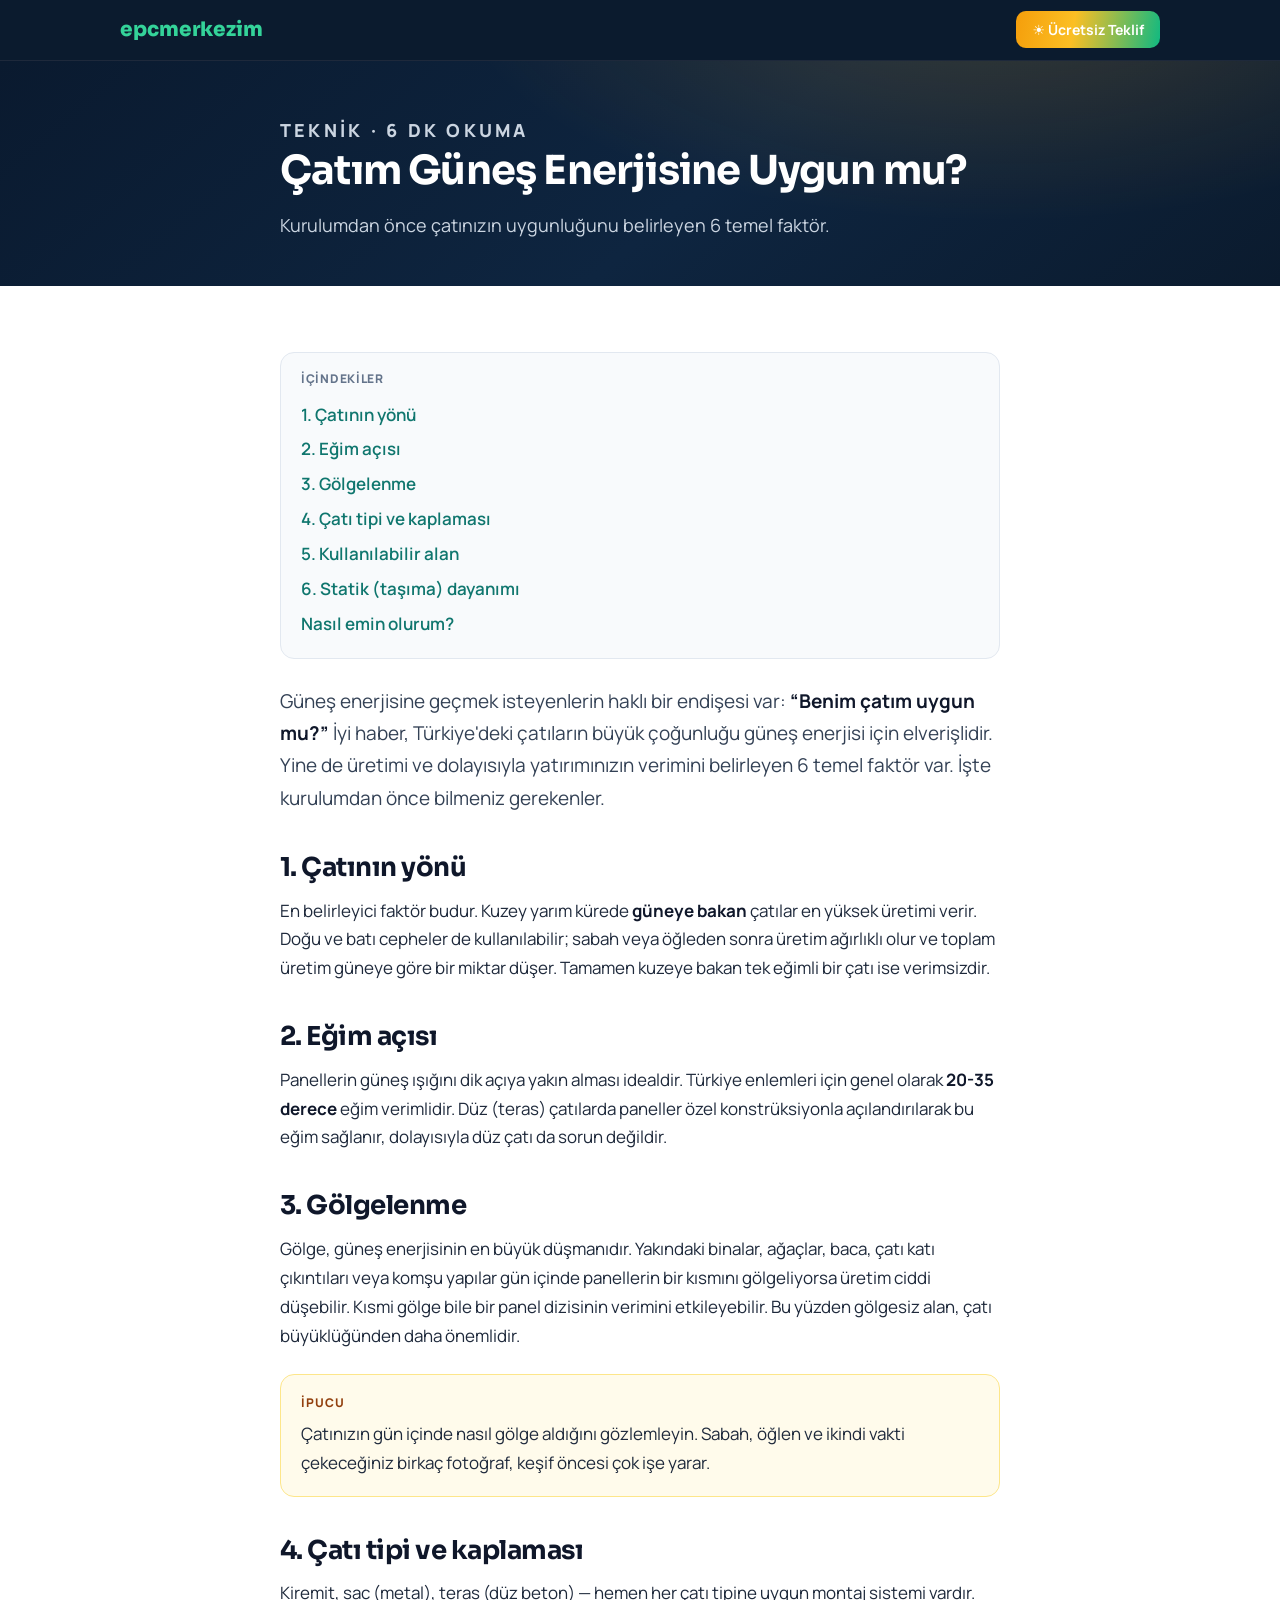
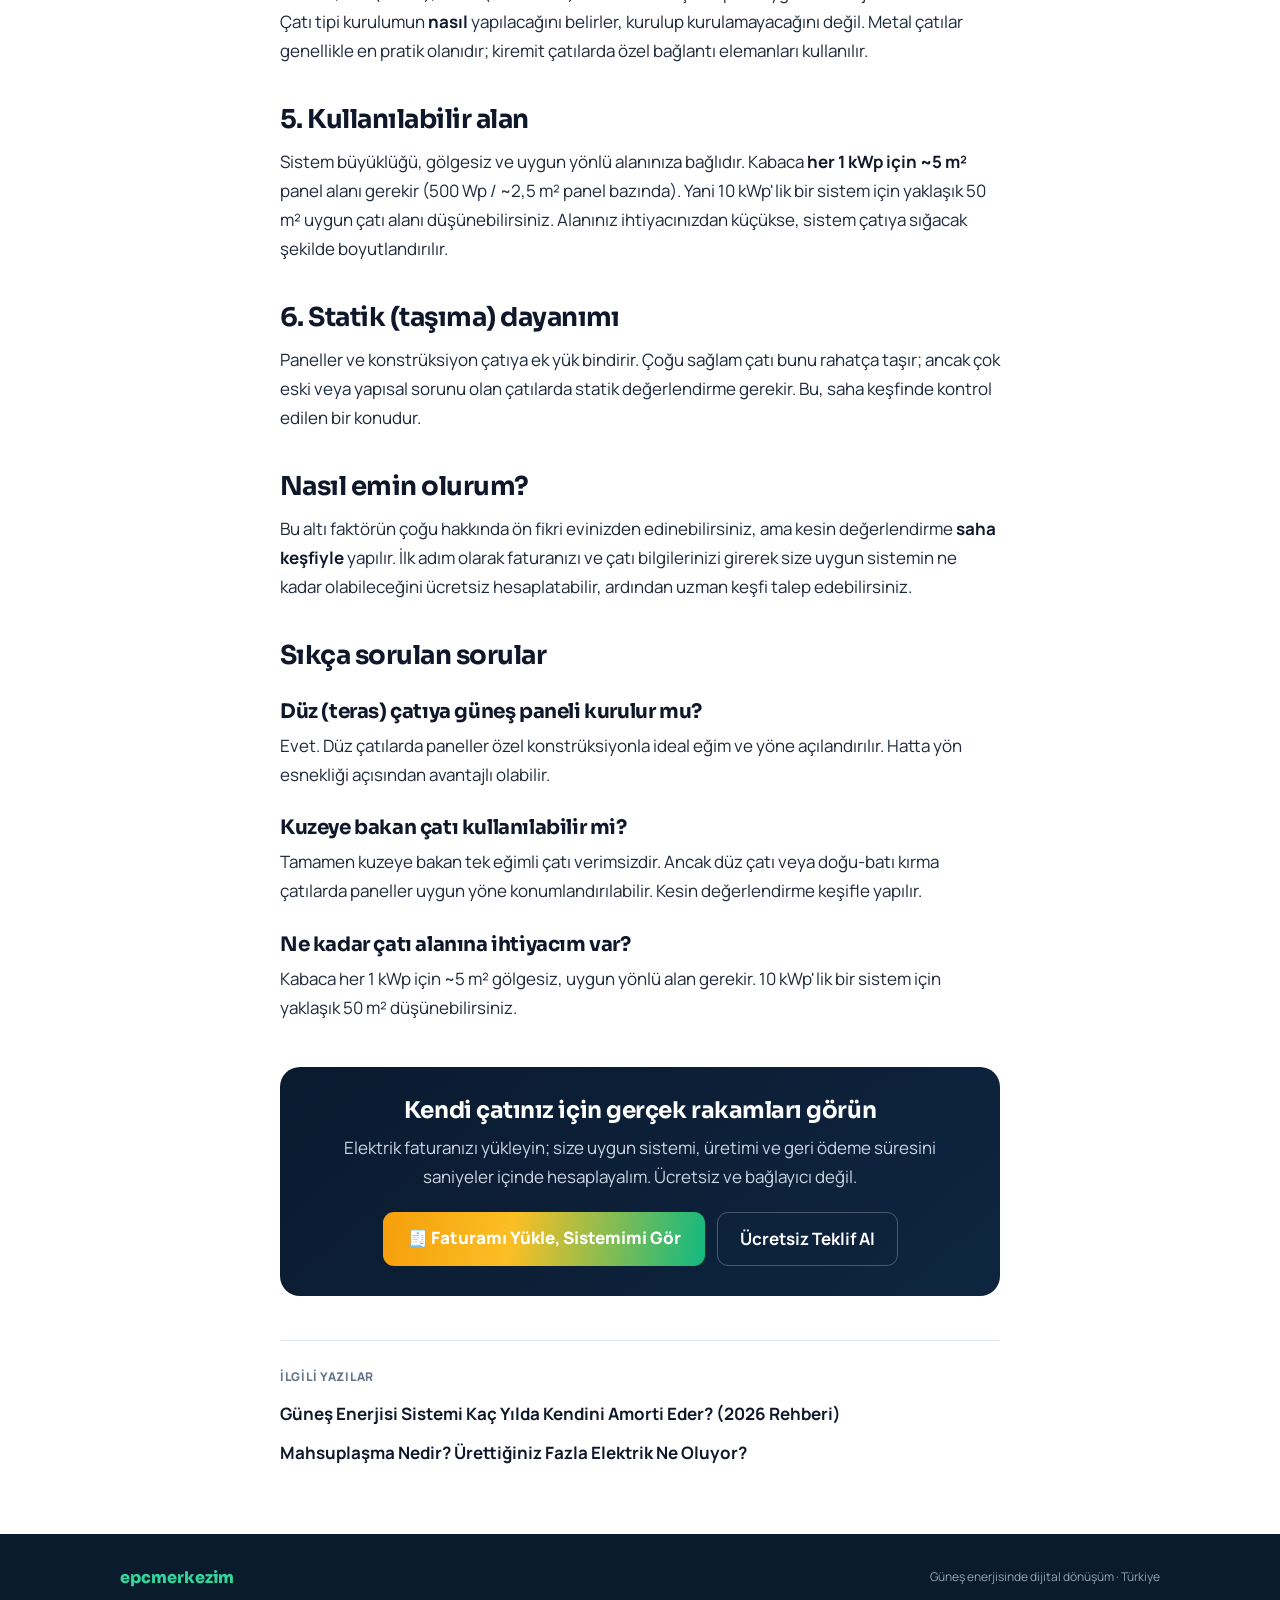
<file: blog/catim-gunes-enerjisine-uygun-mu.html>
<!DOCTYPE html>
<html lang="tr">
<head>
<meta charset="UTF-8">
<meta name="viewport" content="width=device-width, initial-scale=1.0">
<title>Çatım Güneş Enerjisine Uygun mu? Bilmeniz Gereken 6 Faktör</title>
<meta name="description" content="Her çatı güneş enerjisi için uygun değil. Yön, eğim, gölgelenme, çatı tipi, alan ve statik dayanım: kurulumdan önce çatınızın uygunluğunu belirleyen faktörler.">
<meta name="robots" content="index, follow, max-image-preview:large">
<link rel="canonical" href="https://epcmerkezim.com/blog/catim-gunes-enerjisine-uygun-mu">
<meta name="theme-color" content="#0B1B2E">
<link rel="icon" href="data:image/svg+xml,<svg xmlns=%22http://www.w3.org/2000/svg%22 viewBox=%220 0 100 100%22><text y=%22.9em%22 font-size=%2290%22>☀️</text></svg>">
<meta property="og:type" content="article">
<meta property="og:site_name" content="epcmerkezim">
<meta property="og:locale" content="tr_TR">
<meta property="og:url" content="https://epcmerkezim.com/blog/catim-gunes-enerjisine-uygun-mu">
<meta property="og:title" content="Çatım Güneş Enerjisine Uygun mu? Bilmeniz Gereken 6 Faktör">
<meta property="og:description" content="Her çatı güneş enerjisi için uygun değil. Yön, eğim, gölgelenme, çatı tipi, alan ve statik dayanım: kurulumdan önce çatınızın uygunluğunu belirleyen faktörler.">
<meta property="og:image" content="https://epcmerkezim.com/og.png">
<meta name="twitter:card" content="summary_large_image">
<meta name="twitter:image" content="https://epcmerkezim.com/og.png">
<link rel="preconnect" href="https://fonts.googleapis.com">
<link rel="preconnect" href="https://fonts.gstatic.com" crossorigin>
<link href="https://fonts.googleapis.com/css2?family=Manrope:wght@400;500;600;700;800&family=Sora:wght@600;700;800&display=swap" rel="stylesheet">
<style>
:root{--navy:#0B1B2E;--navy2:#0E2540;--amber:#F59E0B;--amber-l:#FBBF24;--emerald:#10B981;--ink:#1e293b;--muted:#64748b;--line:#e2e8f0}
*{box-sizing:border-box}
html{scroll-behavior:smooth}
body{margin:0;font-family:'Manrope',ui-sans-serif,system-ui,sans-serif;color:var(--ink);background:#fff;line-height:1.7;-webkit-font-smoothing:antialiased}
h1,h2,h3{font-family:'Sora',ui-sans-serif,sans-serif;letter-spacing:-.02em;color:#0f172a;line-height:1.25}
a{color:#0f766e;text-decoration:none}a:hover{text-decoration:underline}
.wrap{max-width:760px;margin:0 auto;padding:0 20px}
.wrap-wide{max-width:1080px;margin:0 auto;padding:0 20px}
/* üst bar */
.top{position:sticky;top:0;z-index:20;background:var(--navy);border-bottom:1px solid #1e293b}
.top .wrap-wide{display:flex;align-items:center;justify-content:space-between;height:60px}
.brand{font-family:'Sora';font-weight:800;font-size:20px;color:#34D399;text-decoration:none}
.top nav a{color:#cbd5e1;font-weight:700;font-size:14px;margin-left:20px}
.top nav a:hover{color:#fff;text-decoration:none}
.cta-sun{background:linear-gradient(100deg,#F59E0B,#FBBF24 40%,#10B981);color:#fff !important;padding:9px 16px;border-radius:10px;font-weight:800;font-size:14px}
.cta-sun:hover{text-decoration:none;filter:saturate(1.05)}
/* hero */
.hero{background:radial-gradient(900px 380px at 78% -30%,rgba(245,158,11,.18),transparent 60%),linear-gradient(140deg,#0A1A2F,#0E2540 55%,#0B1B2E);color:#fff;padding:54px 0 46px}
.eyebrow{text-transform:uppercase;letter-spacing:.18em;font-size:11px;font-weight:800;color:var(--amber-l);margin:0 0 12px}
.hero h1{color:#fff;font-size:40px;margin:0 0 14px}
.hero p{color:#cbd5e1;font-size:18px;margin:0}
.meta{color:#94a3b8;font-size:13px;margin-top:16px}
/* içerik */
article{padding:40px 0 10px;font-size:17px}
article h2{font-size:26px;margin:38px 0 12px}
article h3{font-size:20px;margin:26px 0 8px}
article p{margin:0 0 16px}
article ul,article ol{margin:0 0 18px;padding-left:22px}article li{margin:6px 0}
article strong{color:#0f172a}
.lead{font-size:19px;color:#334155}
.callout{background:#fffbeb;border:1px solid #fde68a;border-radius:14px;padding:18px 20px;margin:24px 0}
.callout .k{font-weight:800;color:#92400e;font-size:12px;text-transform:uppercase;letter-spacing:.08em;display:block;margin-bottom:6px}
.tip{background:#f0fdf4;border:1px solid #bbf7d0;border-radius:14px;padding:18px 20px;margin:24px 0}
.toc{background:#f8fafc;border:1px solid var(--line);border-radius:14px;padding:16px 20px;margin:26px 0}
.toc .k{font-weight:800;font-size:12px;text-transform:uppercase;letter-spacing:.06em;color:var(--muted);margin-bottom:8px}
.toc a{display:block;padding:3px 0;font-weight:600}
/* dönüşüm kutusu */
.convert{background:linear-gradient(140deg,#0A1A2F,#0E2540);border-radius:20px;padding:30px;margin:44px 0;text-align:center;color:#fff}
.convert h3{color:#fff;font-size:23px;margin:0 0 8px}
.convert p{color:#cbd5e1;margin:0 0 20px}
.convert .row{display:flex;gap:12px;justify-content:center;flex-wrap:wrap}
.btn-ghost{border:1px solid rgba(255,255,255,.25);color:#fff !important;padding:12px 22px;border-radius:11px;font-weight:700}
.btn-ghost:hover{background:rgba(255,255,255,.06);text-decoration:none}
.btn-fill{background:linear-gradient(100deg,#F59E0B,#FBBF24 40%,#10B981);color:#fff !important;padding:12px 24px;border-radius:11px;font-weight:800}
.btn-fill:hover{text-decoration:none;filter:saturate(1.05)}
/* kart ızgarası (blog indeks) */
.grid{display:grid;grid-template-columns:repeat(auto-fill,minmax(300px,1fr));gap:20px;padding:38px 0}
.card{border:1px solid var(--line);border-radius:16px;overflow:hidden;transition:box-shadow .2s,border-color .2s;background:#fff}
.card:hover{box-shadow:0 18px 40px -24px rgba(15,23,42,.4);border-color:#fcd34d}
.card a{text-decoration:none;color:inherit;display:block;height:100%}
.card .body{padding:20px}
.card .tag{font-size:11px;font-weight:800;color:var(--amber);text-transform:uppercase;letter-spacing:.06em}
.card h3{font-size:18px;margin:8px 0 8px}
.card p{color:var(--muted);font-size:14px;margin:0}
.card .rd{color:#0f766e;font-weight:700;font-size:13px;margin-top:12px;display:inline-block}
/* breadcrumb + footer */
.crumb{font-size:13px;color:var(--muted);padding:16px 0 0}
.crumb a{color:var(--muted)}
.rel{border-top:1px solid var(--line);margin-top:30px;padding:26px 0}
.rel .k{font-size:12px;font-weight:800;text-transform:uppercase;letter-spacing:.06em;color:var(--muted);margin-bottom:12px}
footer{background:var(--navy);color:#94a3b8;padding:30px 0;margin-top:20px;font-size:14px}
footer .wrap-wide{display:flex;gap:18px;flex-wrap:wrap;align-items:center;justify-content:space-between}
footer a{color:#cbd5e1;font-weight:700}footer .links a{margin-left:16px}
@media(max-width:640px){.hero h1{font-size:30px}article{font-size:16px}.top nav a:not(.cta-sun){display:none}}
</style>
<script type="application/ld+json">{"@context": "https://schema.org", "@type": "Article", "headline": "Çatım Güneş Enerjisine Uygun mu? Bilmeniz Gereken 6 Faktör", "description": "Her çatı güneş enerjisi için uygun değil. Yön, eğim, gölgelenme, çatı tipi, alan ve statik dayanım: kurulumdan önce çatınızın uygunluğunu belirleyen faktörler.", "inLanguage": "tr-TR", "datePublished": "2026-07-27", "dateModified": "2026-07-27", "author": {"@type": "Organization", "name": "epcmerkezim"}, "publisher": {"@type": "Organization", "name": "epcmerkezim", "logo": {"@type": "ImageObject", "url": "https://epcmerkezim.com/og.png"}}, "image": "https://epcmerkezim.com/og.png", "mainEntityOfPage": {"@type": "WebPage", "@id": "https://epcmerkezim.com/blog/catim-gunes-enerjisine-uygun-mu"}}</script>
<script type="application/ld+json">{"@context": "https://schema.org", "@type": "BreadcrumbList", "itemListElement": [{"@type": "ListItem", "position": 1, "name": "Ana Sayfa", "item": "https://epcmerkezim.com/"}, {"@type": "ListItem", "position": 2, "name": "Solar Akademi", "item": "https://epcmerkezim.com/blog"}, {"@type": "ListItem", "position": 3, "name": "Çatım Güneş Enerjisine Uygun mu? Bilmeniz Gereken 6 Faktör", "item": "https://epcmerkezim.com/blog/catim-gunes-enerjisine-uygun-mu"}]}</script>
<script type="application/ld+json">{"@context": "https://schema.org", "@type": "FAQPage", "mainEntity": [{"@type": "Question", "name": "Düz (teras) çatıya güneş paneli kurulur mu?", "acceptedAnswer": {"@type": "Answer", "text": "Evet. Düz çatılarda paneller özel konstrüksiyonla ideal eğim ve yöne açılandırılır. Hatta yön esnekliği açısından avantajlı olabilir."}}, {"@type": "Question", "name": "Kuzeye bakan çatı kullanılabilir mi?", "acceptedAnswer": {"@type": "Answer", "text": "Tamamen kuzeye bakan tek eğimli çatı verimsizdir. Ancak düz çatı veya doğu-batı kırma çatılarda paneller uygun yöne konumlandırılabilir. Kesin değerlendirme keşifle yapılır."}}, {"@type": "Question", "name": "Ne kadar çatı alanına ihtiyacım var?", "acceptedAnswer": {"@type": "Answer", "text": "Kabaca her 1 kWp için ~5 m² gölgesiz, uygun yönlü alan gerekir. 10 kWp'lik bir sistem için yaklaşık 50 m² düşünebilirsiniz."}}]}</script>
    <!-- Plausible — çerezsiz ölçüm, KVKK için onay bandı gerektirmez.
         script.hash.js: site # ile yönlendiriyor, düz sürüm panel içi
         gezinmeyi saymaz. -->
    <script defer data-domain="epcmerkezim.com" src="https://plausible.io/js/script.hash.js"></script>
</head>
<body>
<header class="top"><div class="wrap-wide">
<a href="/" class="brand">epcmerkezim</a>
<nav>


<a href="/" class="cta-sun">☀️ Ücretsiz Teklif</a>
</nav>
</div></header>

<div class="hero"><div class="wrap">
<p class="eyebrow">Teknik · 6 dk okuma</p>
<h1>Çatım Güneş Enerjisine Uygun mu?</h1>
<p>Kurulumdan önce çatınızın uygunluğunu belirleyen 6 temel faktör.</p>
</div></div>
<main class="wrap"><article>
<div class="toc"><div class="k">İçindekiler</div><a href="#yon">1. Çatının yönü</a><a href="#egim">2. Eğim açısı</a><a href="#golge">3. Gölgelenme</a><a href="#tip">4. Çatı tipi ve kaplaması</a><a href="#alan">5. Kullanılabilir alan</a><a href="#statik">6. Statik (taşıma) dayanımı</a><a href="#sonuc">Nasıl emin olurum?</a></div>

<p class="lead">Güneş enerjisine geçmek isteyenlerin haklı bir endişesi var: <strong>“Benim çatım uygun mu?”</strong> İyi haber, Türkiye'deki çatıların büyük çoğunluğu güneş enerjisi için elverişlidir. Yine de üretimi ve dolayısıyla yatırımınızın verimini belirleyen 6 temel faktör var. İşte kurulumdan önce bilmeniz gerekenler.</p>

<h2 id="yon">1. Çatının yönü</h2>
<p>En belirleyici faktör budur. Kuzey yarım kürede <strong>güneye bakan</strong> çatılar en yüksek üretimi verir. Doğu ve batı cepheler de kullanılabilir; sabah veya öğleden sonra üretim ağırlıklı olur ve toplam üretim güneye göre bir miktar düşer. Tamamen kuzeye bakan tek eğimli bir çatı ise verimsizdir.</p>

<h2 id="egim">2. Eğim açısı</h2>
<p>Panellerin güneş ışığını dik açıya yakın alması idealdir. Türkiye enlemleri için genel olarak <strong>20-35 derece</strong> eğim verimlidir. Düz (teras) çatılarda paneller özel konstrüksiyonla açılandırılarak bu eğim sağlanır, dolayısıyla düz çatı da sorun değildir.</p>

<h2 id="golge">3. Gölgelenme</h2>
<p>Gölge, güneş enerjisinin en büyük düşmanıdır. Yakındaki binalar, ağaçlar, baca, çatı katı çıkıntıları veya komşu yapılar gün içinde panellerin bir kısmını gölgeliyorsa üretim ciddi düşebilir. Kısmi gölge bile bir panel dizisinin verimini etkileyebilir. Bu yüzden gölgesiz alan, çatı büyüklüğünden daha önemlidir.</p>

<div class="callout"><span class="k">İpucu</span>Çatınızın gün içinde nasıl gölge aldığını gözlemleyin. Sabah, öğlen ve ikindi vakti çekeceğiniz birkaç fotoğraf, keşif öncesi çok işe yarar.</div>

<h2 id="tip">4. Çatı tipi ve kaplaması</h2>
<p>Kiremit, sac (metal), teras (düz beton) — hemen her çatı tipine uygun montaj sistemi vardır. Çatı tipi kurulumun <strong>nasıl</strong> yapılacağını belirler, kurulup kurulamayacağını değil. Metal çatılar genellikle en pratik olanıdır; kiremit çatılarda özel bağlantı elemanları kullanılır.</p>

<h2 id="alan">5. Kullanılabilir alan</h2>
<p>Sistem büyüklüğü, gölgesiz ve uygun yönlü alanınıza bağlıdır. Kabaca <strong>her 1 kWp için ~5 m²</strong> panel alanı gerekir (500 Wp / ~2,5 m² panel bazında). Yani 10 kWp'lik bir sistem için yaklaşık 50 m² uygun çatı alanı düşünebilirsiniz. Alanınız ihtiyacınızdan küçükse, sistem çatıya sığacak şekilde boyutlandırılır.</p>

<h2 id="statik">6. Statik (taşıma) dayanımı</h2>
<p>Paneller ve konstrüksiyon çatıya ek yük bindirir. Çoğu sağlam çatı bunu rahatça taşır; ancak çok eski veya yapısal sorunu olan çatılarda statik değerlendirme gerekir. Bu, saha keşfinde kontrol edilen bir konudur.</p>

<h2 id="sonuc">Nasıl emin olurum?</h2>
<p>Bu altı faktörün çoğu hakkında ön fikri evinizden edinebilirsiniz, ama kesin değerlendirme <strong>saha keşfiyle</strong> yapılır. İlk adım olarak faturanızı ve çatı bilgilerinizi girerek size uygun sistemin ne kadar olabileceğini ücretsiz hesaplatabilir, ardından uzman keşfi talep edebilirsiniz.</p>

<h2 id="sss">Sıkça sorulan sorular</h2><h3>Düz (teras) çatıya güneş paneli kurulur mu?</h3><p>Evet. Düz çatılarda paneller özel konstrüksiyonla ideal eğim ve yöne açılandırılır. Hatta yön esnekliği açısından avantajlı olabilir.</p><h3>Kuzeye bakan çatı kullanılabilir mi?</h3><p>Tamamen kuzeye bakan tek eğimli çatı verimsizdir. Ancak düz çatı veya doğu-batı kırma çatılarda paneller uygun yöne konumlandırılabilir. Kesin değerlendirme keşifle yapılır.</p><h3>Ne kadar çatı alanına ihtiyacım var?</h3><p>Kabaca her 1 kWp için ~5 m² gölgesiz, uygun yönlü alan gerekir. 10 kWp&#x27;lik bir sistem için yaklaşık 50 m² düşünebilirsiniz.</p>
<div class="convert">
<h3>Kendi çatınız için gerçek rakamları görün</h3>
<p>Elektrik faturanızı yükleyin; size uygun sistemi, üretimi ve geri ödeme süresini saniyeler içinde hesaplayalım. Ücretsiz ve bağlayıcı değil.</p>
<div class="row">
<a href="/" class="btn-fill">🧾 Faturamı Yükle, Sistemimi Gör</a>
<a href="/" class="btn-ghost">Ücretsiz Teklif Al</a>
</div></div>
<div class="rel"><div class="k">İlgili yazılar</div><a href="/blog/gunes-enerjisi-amortisman-suresi" style="display:block;margin-bottom:10px"><strong>Güneş Enerjisi Sistemi Kaç Yılda Kendini Amorti Eder? (2026 Rehberi)</strong></a><a href="/blog/mahsuplasma-nedir-fazla-elektrik" style="display:block;margin-bottom:10px"><strong>Mahsuplaşma Nedir? Ürettiğiniz Fazla Elektrik Ne Oluyor?</strong></a></div>
</article></main>

<footer><div class="wrap-wide">
<a href="/" class="brand" style="font-size:16px">epcmerkezim</a>
<div class="links">



</div>
<span style="font-size:12px">Güneş enerjisinde dijital dönüşüm · Türkiye</span>
</div></footer>
</body>
</html>
</file>
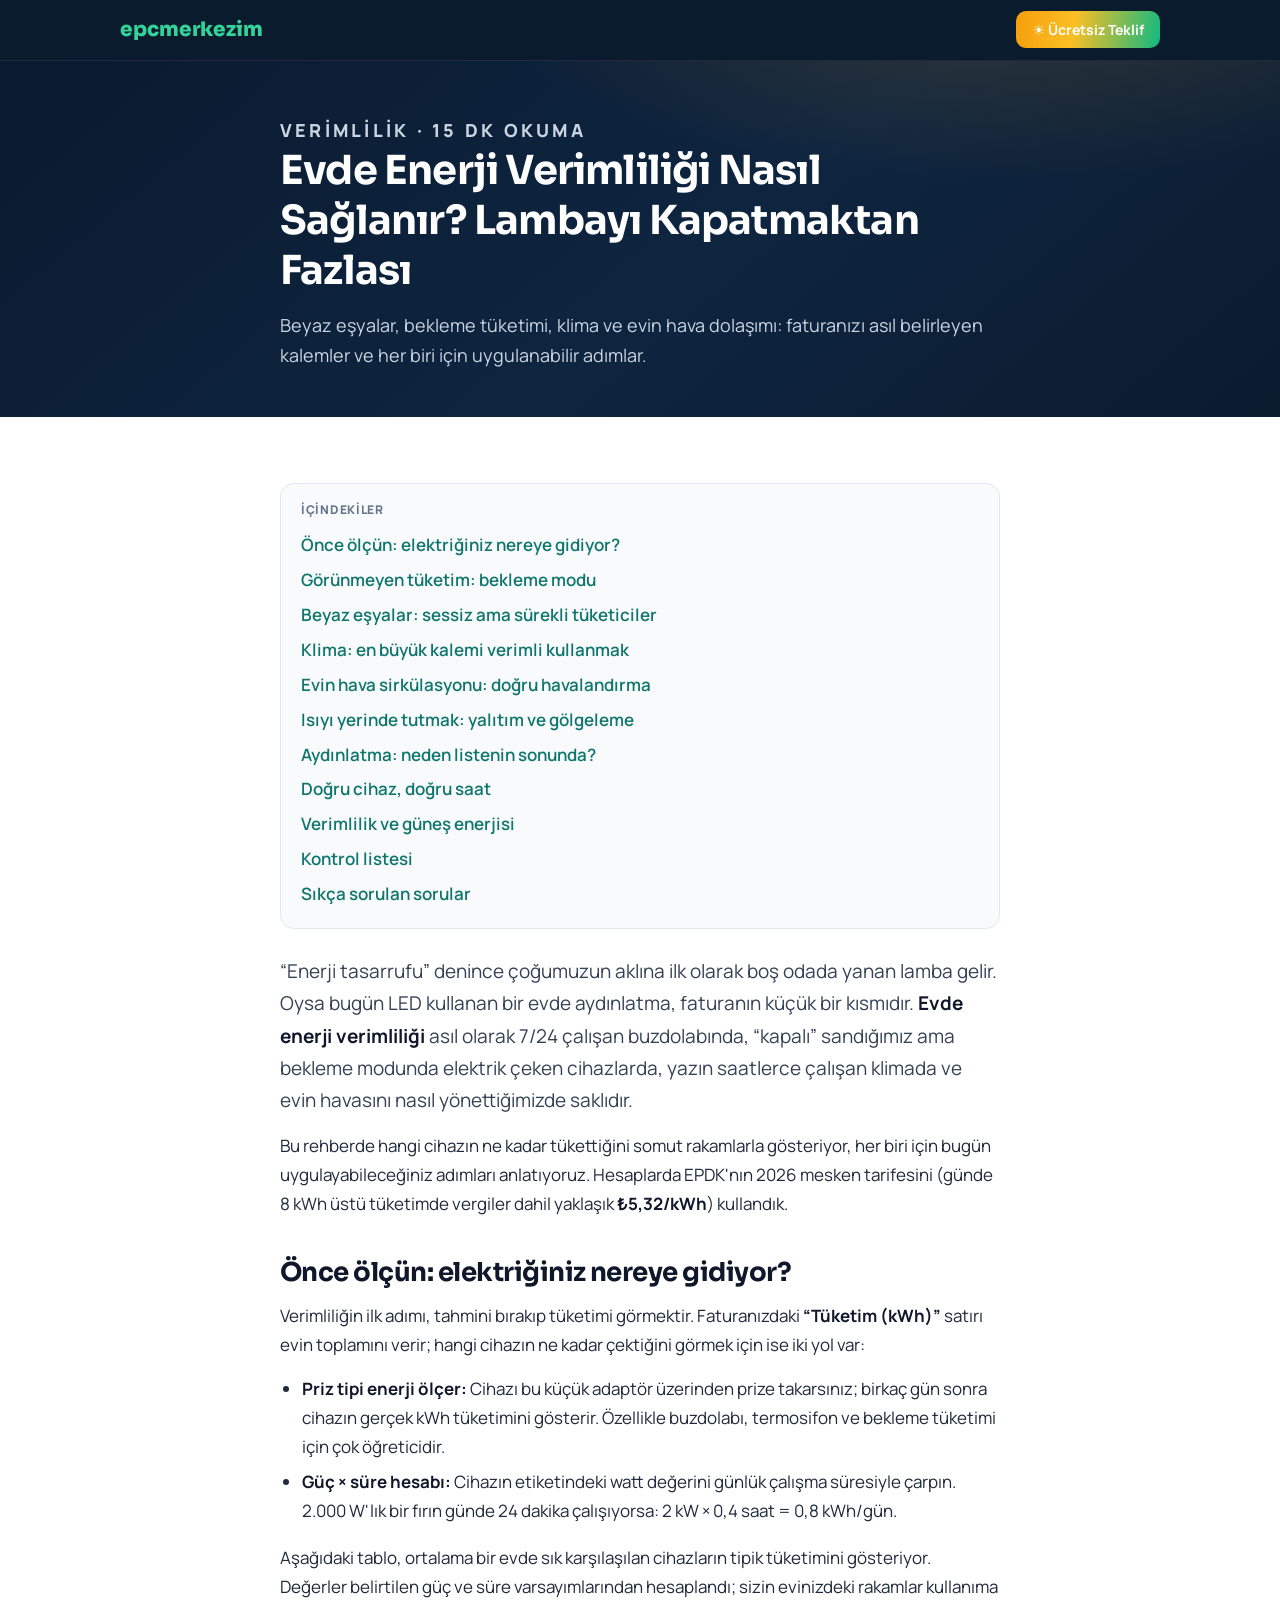
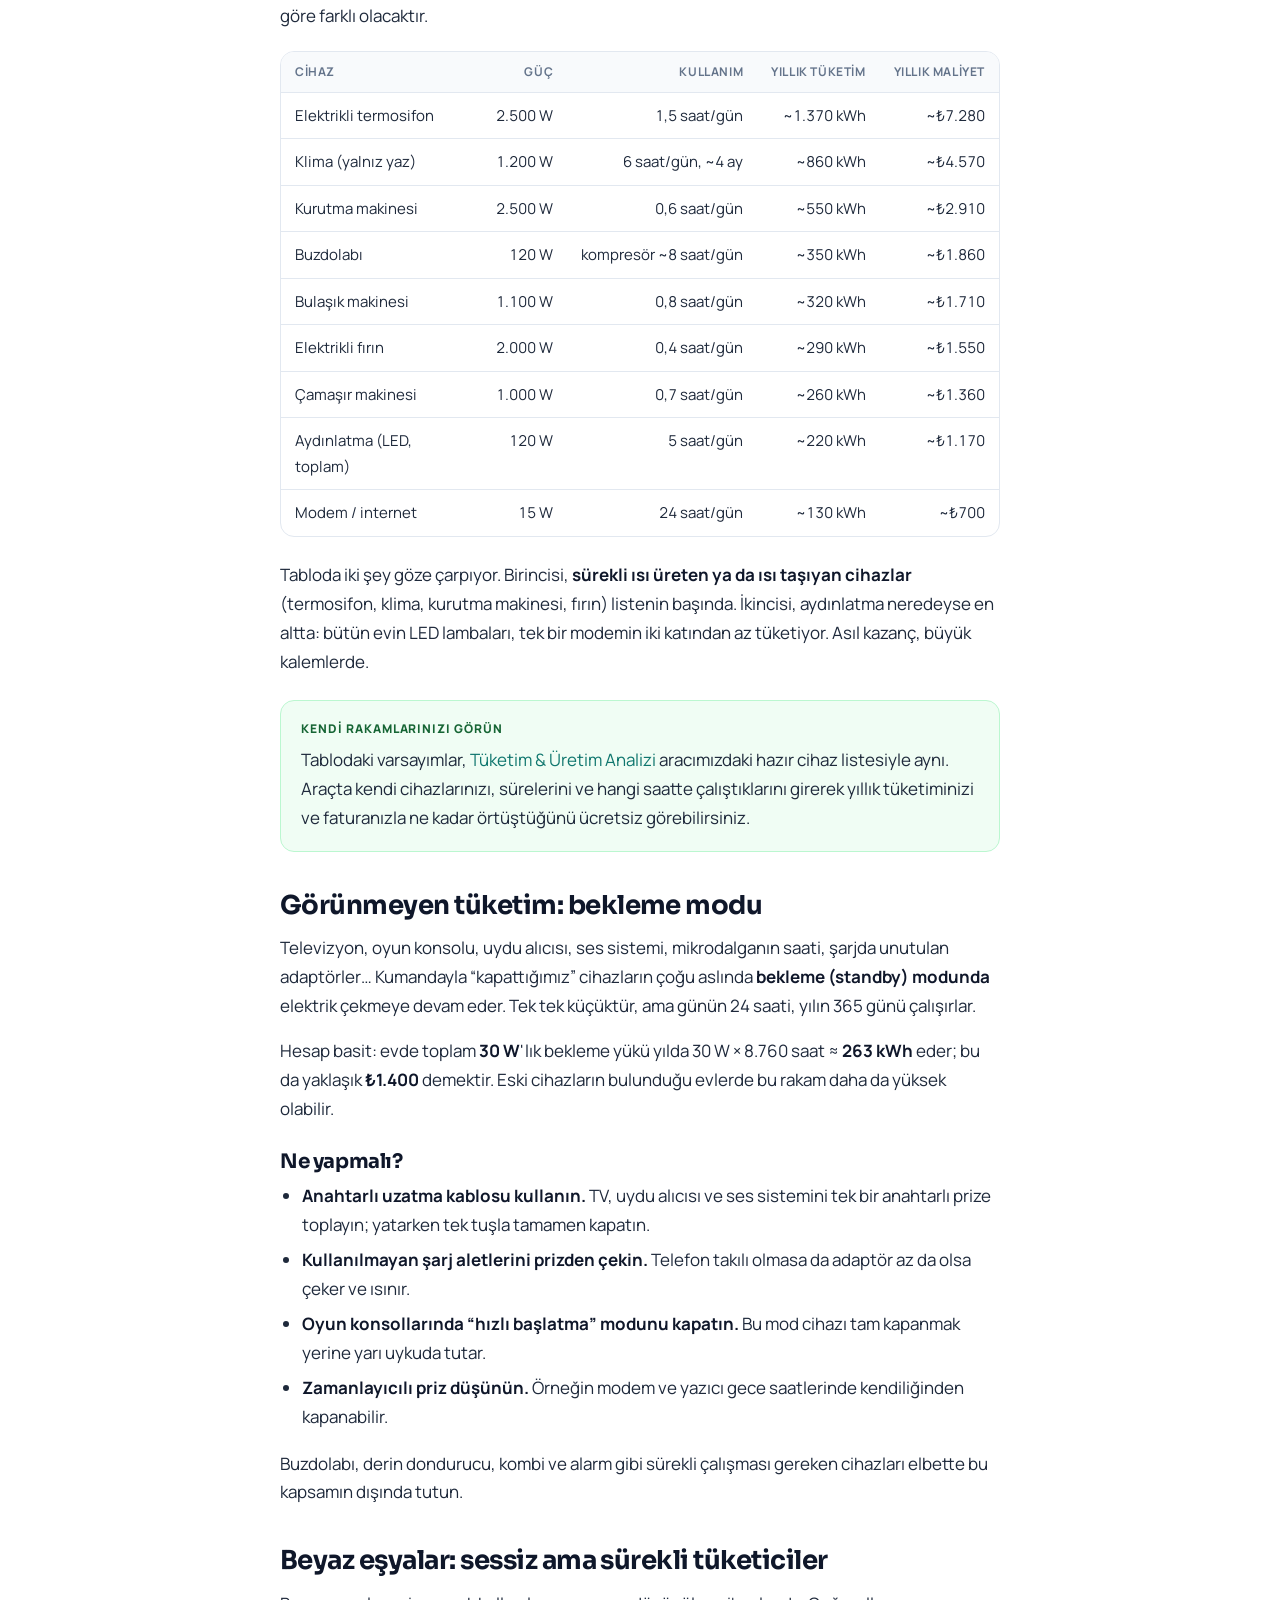
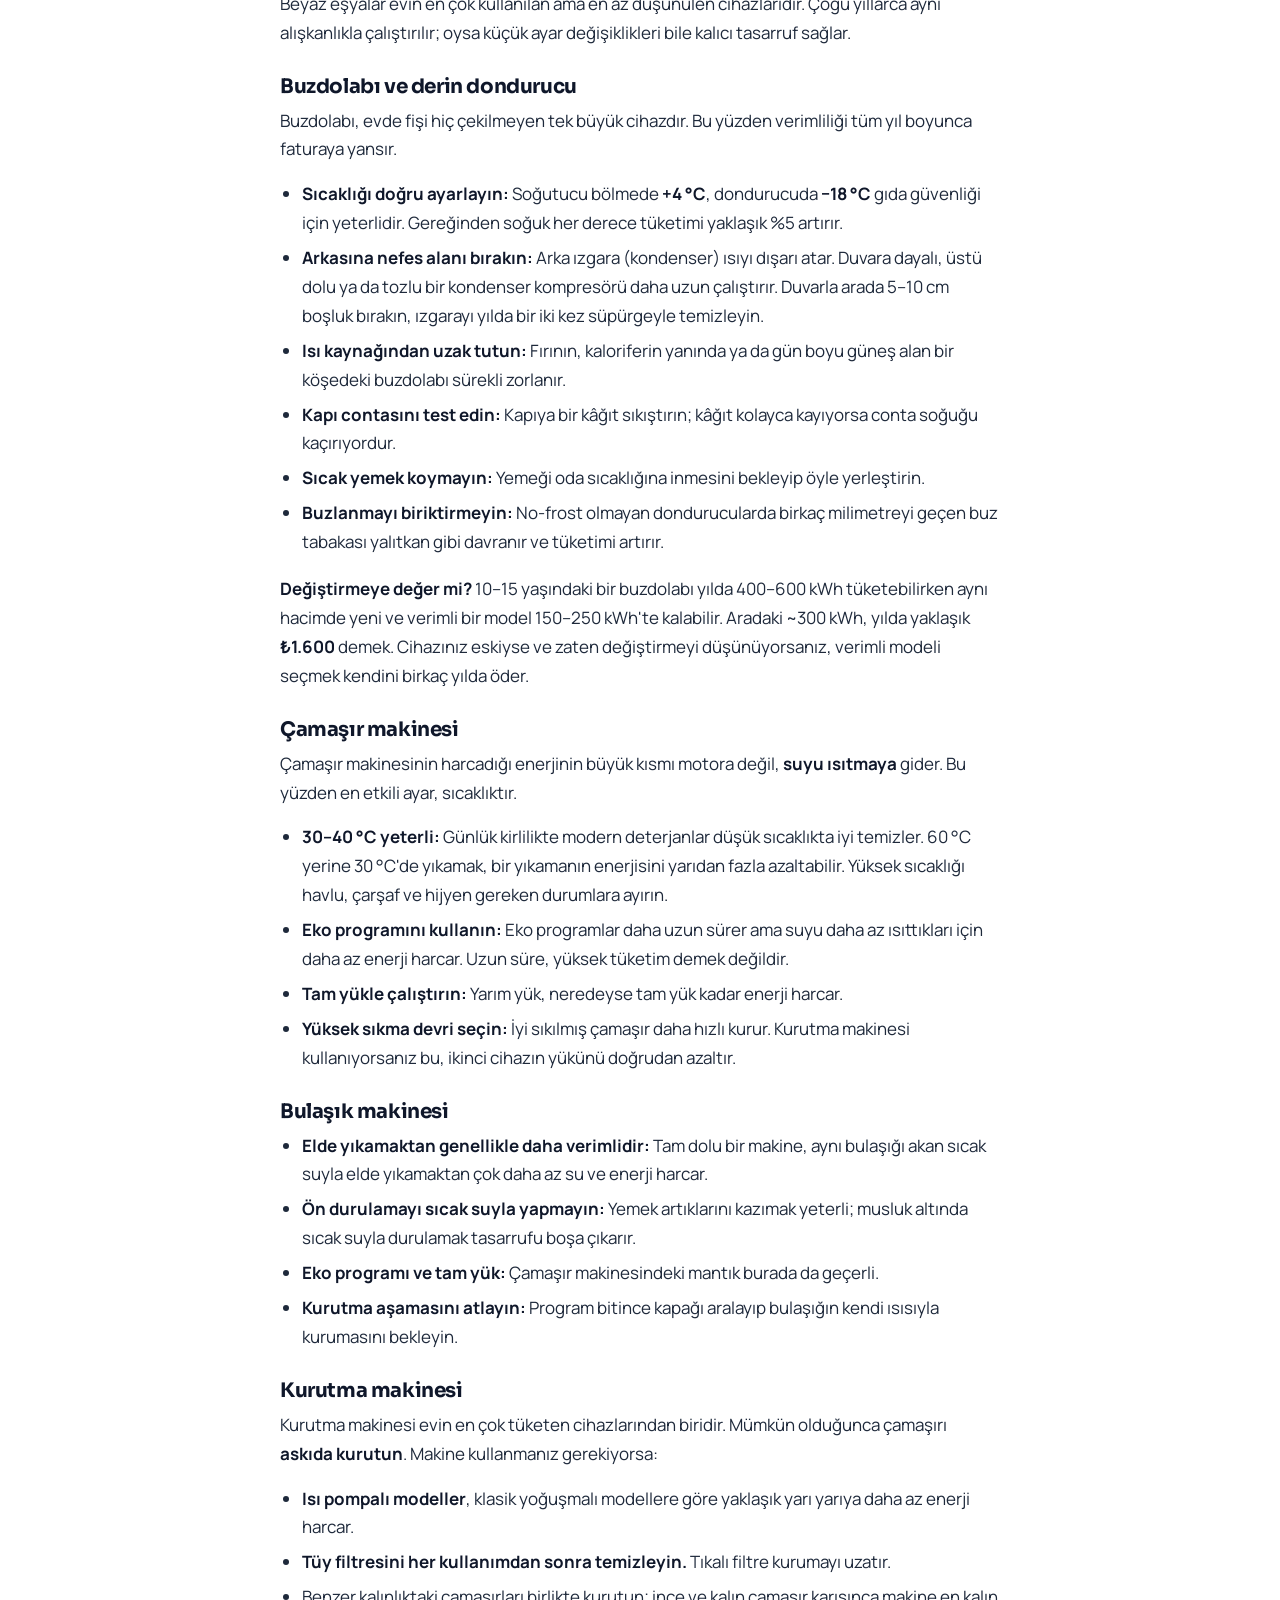
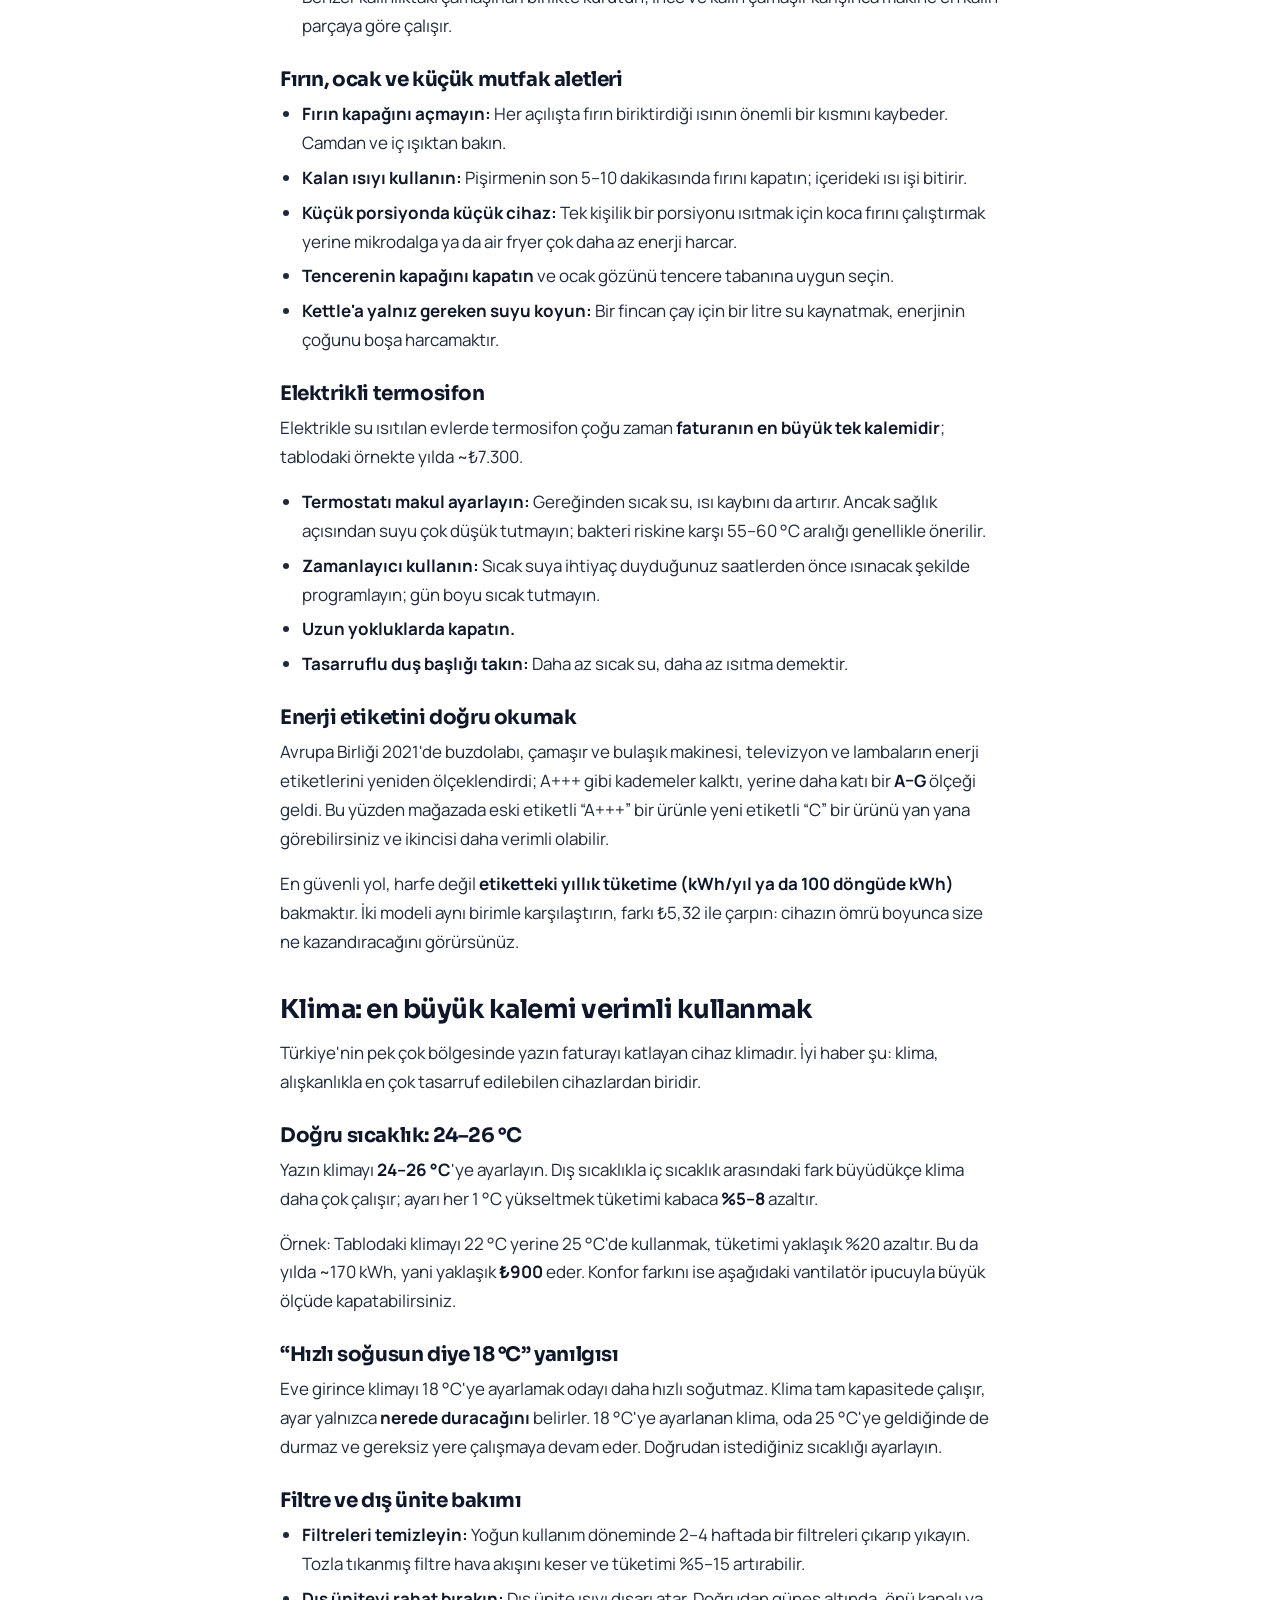
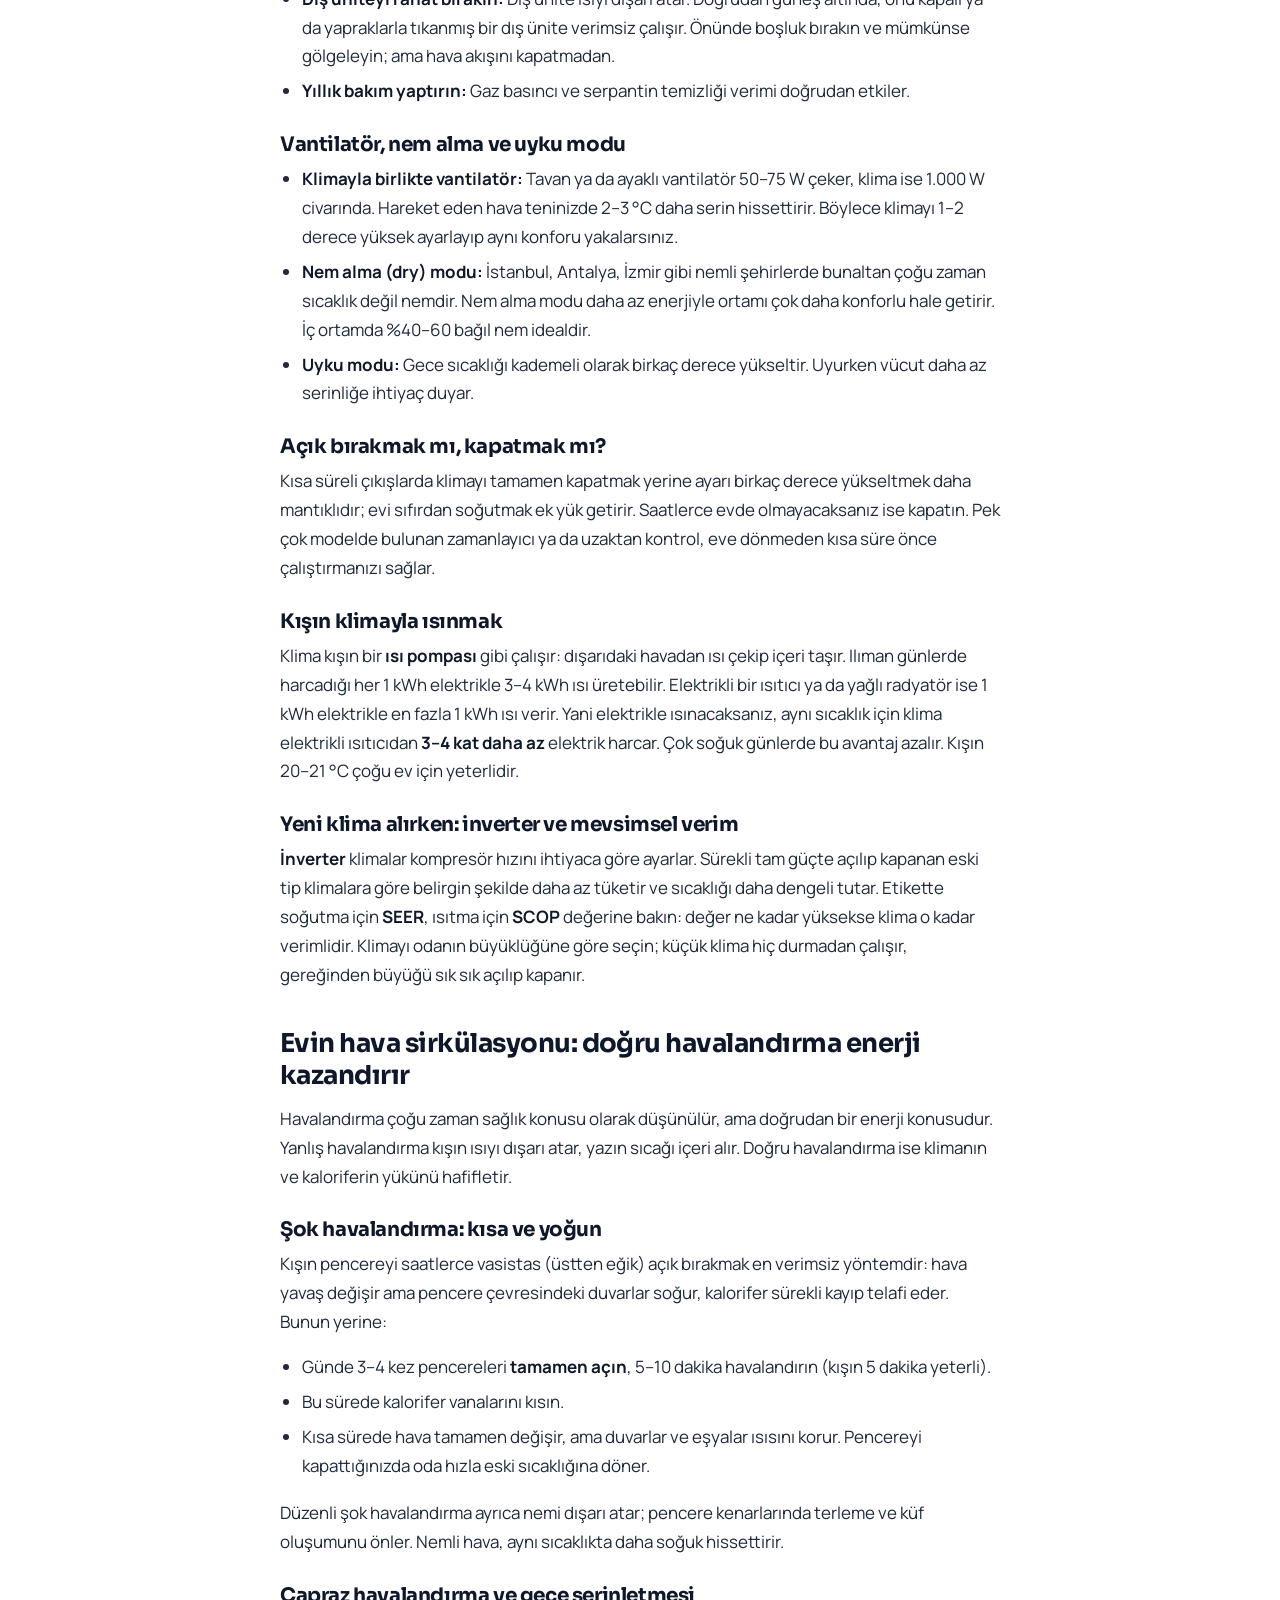
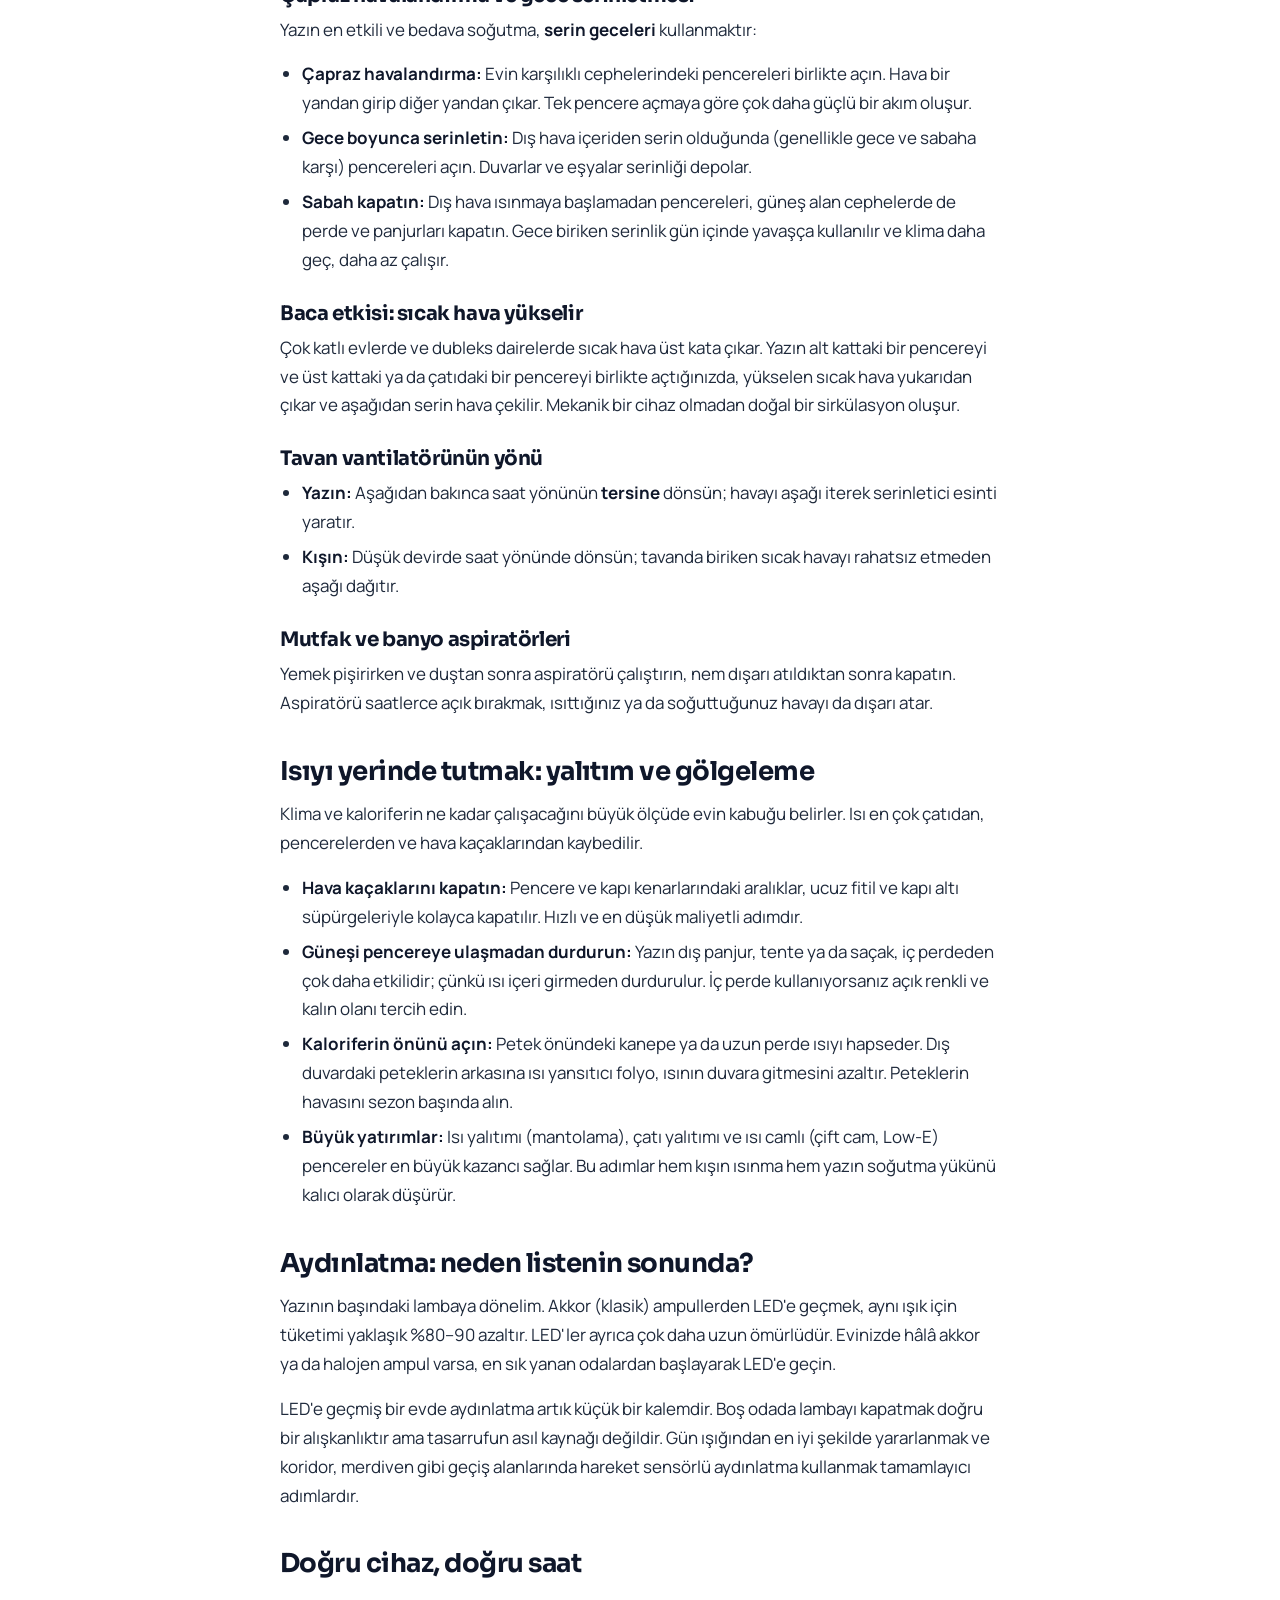
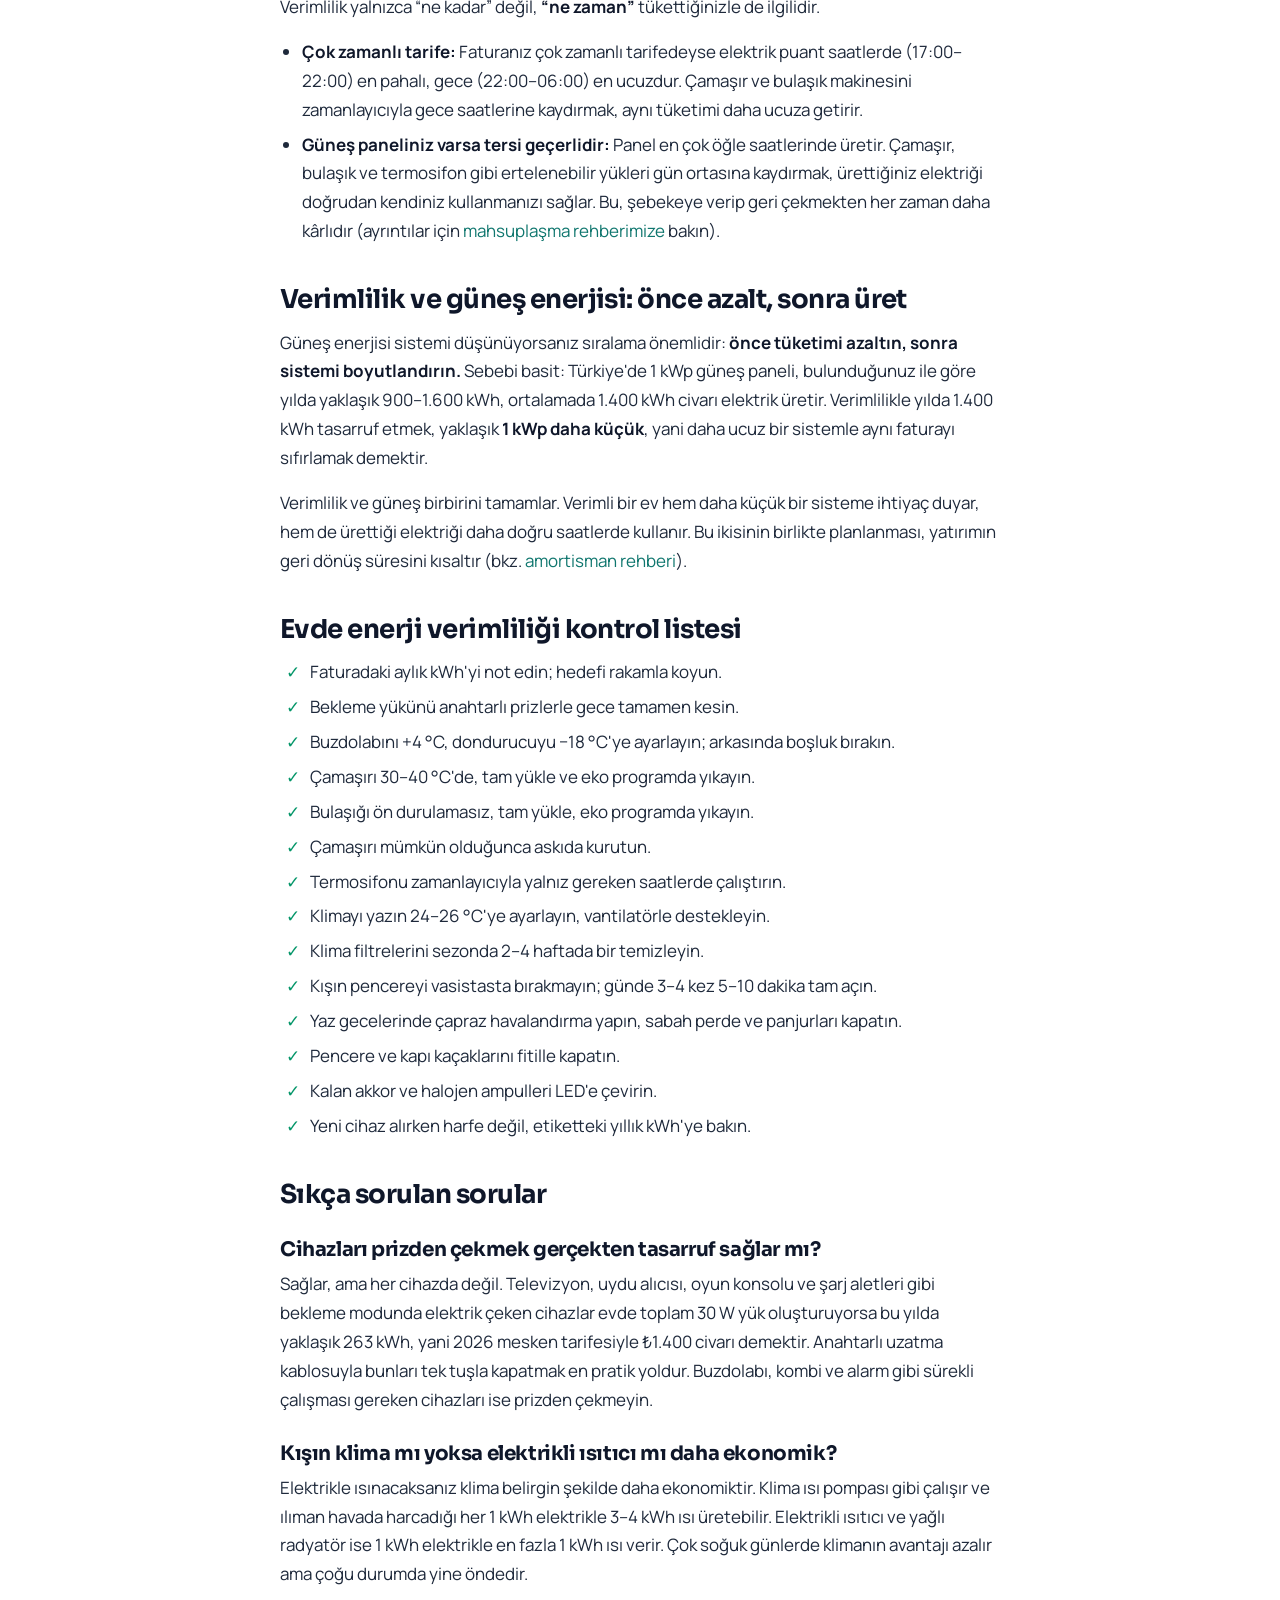
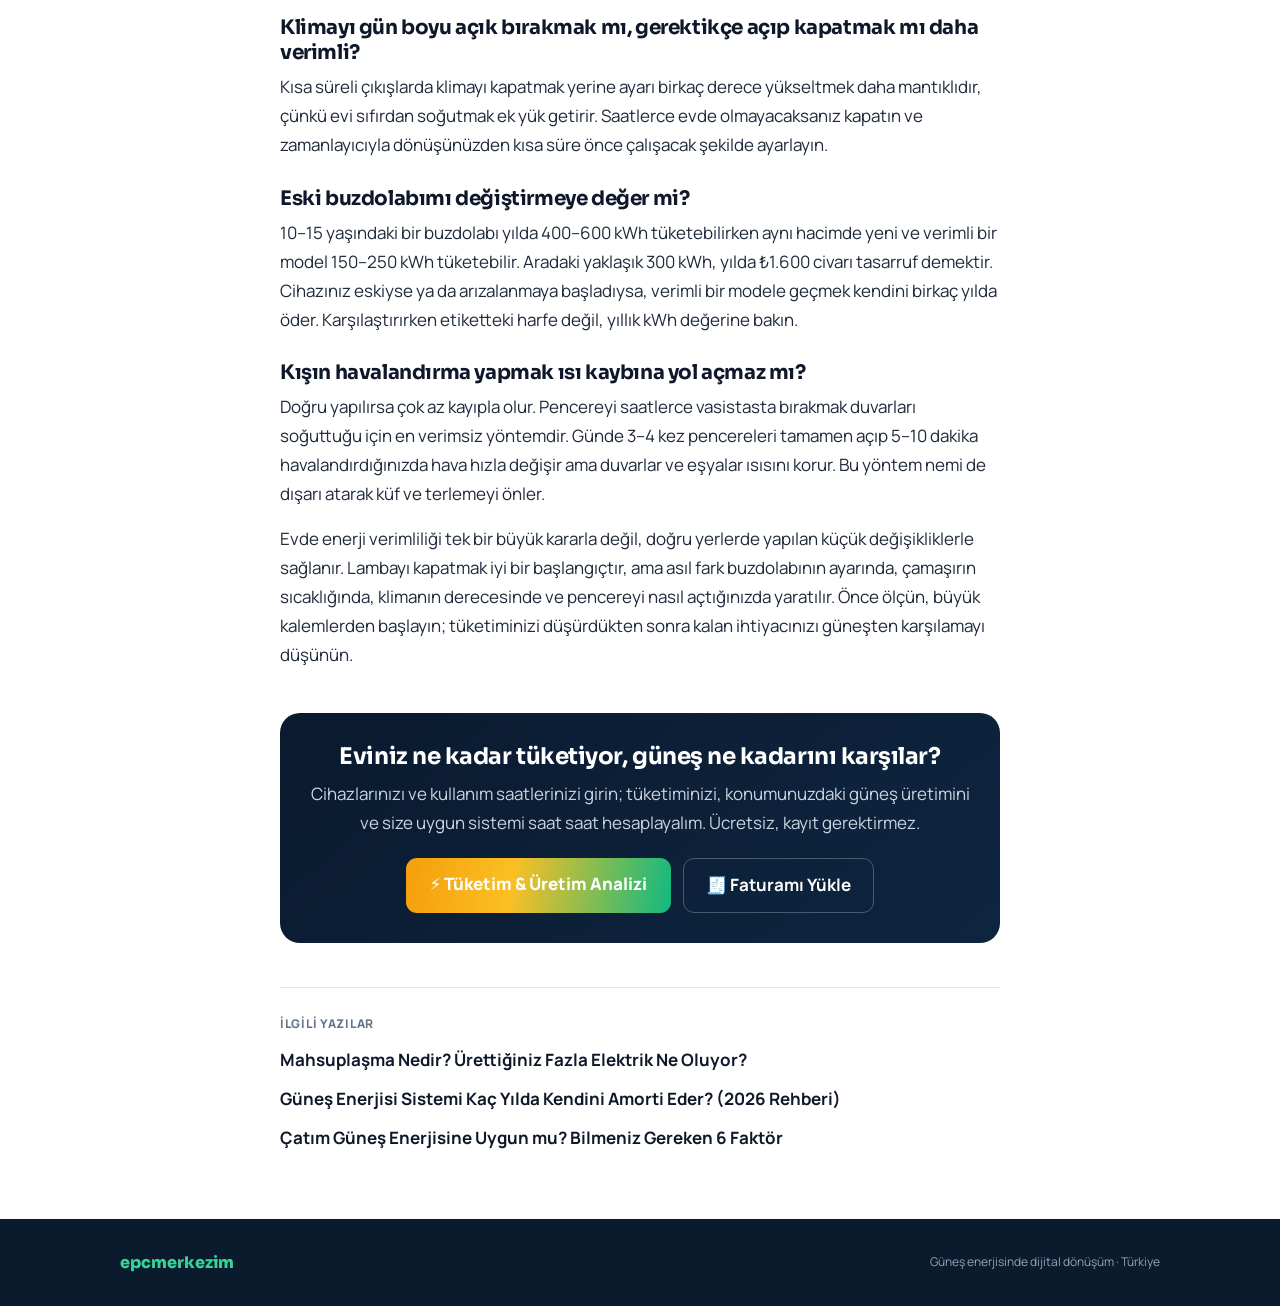
<file: blog/evde-enerji-verimliligi-nasil-saglanir.html>
<!DOCTYPE html>
<html lang="tr">
<head>
<meta charset="UTF-8">
<meta name="viewport" content="width=device-width, initial-scale=1.0">
<title>Evde Enerji Verimliliği Nasıl Sağlanır? Kapsamlı Rehber</title>
<meta name="description" content="Evde enerji verimliliği lambayı kapatmaktan ibaret değil. Beyaz eşya, bekleme tüketimi, klima ayarı ve doğru havalandırmayla faturanızı nasıl düşürürsünüz?">
<meta name="robots" content="index, follow, max-image-preview:large">
<link rel="canonical" href="https://epcmerkezim.com/blog/evde-enerji-verimliligi-nasil-saglanir">
<meta name="theme-color" content="#0B1B2E">
<link rel="icon" href="data:image/svg+xml,<svg xmlns=%22http://www.w3.org/2000/svg%22 viewBox=%220 0 100 100%22><text y=%22.9em%22 font-size=%2290%22>☀️</text></svg>">
<meta property="og:type" content="article">
<meta property="og:site_name" content="epcmerkezim">
<meta property="og:locale" content="tr_TR">
<meta property="og:url" content="https://epcmerkezim.com/blog/evde-enerji-verimliligi-nasil-saglanir">
<meta property="og:title" content="Evde Enerji Verimliliği Nasıl Sağlanır? Kapsamlı Rehber">
<meta property="og:description" content="Evde enerji verimliliği lambayı kapatmaktan ibaret değil. Beyaz eşya, bekleme tüketimi, klima ayarı ve doğru havalandırmayla faturanızı nasıl düşürürsünüz?">
<meta property="og:image" content="https://epcmerkezim.com/og.png">
<meta name="twitter:card" content="summary_large_image">
<meta name="twitter:image" content="https://epcmerkezim.com/og.png">
<meta property="article:published_time" content="2026-10-01">
<link rel="preconnect" href="https://fonts.googleapis.com">
<link rel="preconnect" href="https://fonts.gstatic.com" crossorigin>
<link href="https://fonts.googleapis.com/css2?family=Manrope:wght@400;500;600;700;800&family=Sora:wght@600;700;800&display=swap" rel="stylesheet">
<style>
:root{--navy:#0B1B2E;--navy2:#0E2540;--amber:#F59E0B;--amber-l:#FBBF24;--emerald:#10B981;--ink:#1e293b;--muted:#64748b;--line:#e2e8f0}
*{box-sizing:border-box}
html{scroll-behavior:smooth}
body{margin:0;font-family:'Manrope',ui-sans-serif,system-ui,sans-serif;color:var(--ink);background:#fff;line-height:1.7;-webkit-font-smoothing:antialiased}
h1,h2,h3{font-family:'Sora',ui-sans-serif,sans-serif;letter-spacing:-.02em;color:#0f172a;line-height:1.25}
a{color:#0f766e;text-decoration:none}a:hover{text-decoration:underline}
.wrap{max-width:760px;margin:0 auto;padding:0 20px}
.wrap-wide{max-width:1080px;margin:0 auto;padding:0 20px}
/* üst bar */
.top{position:sticky;top:0;z-index:20;background:var(--navy);border-bottom:1px solid #1e293b}
.top .wrap-wide{display:flex;align-items:center;justify-content:space-between;height:60px}
.brand{font-family:'Sora';font-weight:800;font-size:20px;color:#34D399;text-decoration:none}
.top nav a{color:#cbd5e1;font-weight:700;font-size:14px;margin-left:20px}
.top nav a:hover{color:#fff;text-decoration:none}
.cta-sun{background:linear-gradient(100deg,#F59E0B,#FBBF24 40%,#10B981);color:#fff !important;padding:9px 16px;border-radius:10px;font-weight:800;font-size:14px}
.cta-sun:hover{text-decoration:none;filter:saturate(1.05)}
/* hero */
.hero{background:radial-gradient(900px 380px at 78% -30%,rgba(245,158,11,.18),transparent 60%),linear-gradient(140deg,#0A1A2F,#0E2540 55%,#0B1B2E);color:#fff;padding:54px 0 46px}
.eyebrow{text-transform:uppercase;letter-spacing:.18em;font-size:11px;font-weight:800;color:var(--amber-l);margin:0 0 12px}
.hero h1{color:#fff;font-size:40px;margin:0 0 14px}
.hero p{color:#cbd5e1;font-size:18px;margin:0}
.meta{color:#94a3b8;font-size:13px;margin-top:16px}
/* içerik */
article{padding:40px 0 10px;font-size:17px}
article h2{font-size:26px;margin:38px 0 12px}
article h3{font-size:20px;margin:26px 0 8px}
article p{margin:0 0 16px}
article ul,article ol{margin:0 0 18px;padding-left:22px}article li{margin:6px 0}
article strong{color:#0f172a}
.lead{font-size:19px;color:#334155}
.callout{background:#fffbeb;border:1px solid #fde68a;border-radius:14px;padding:18px 20px;margin:24px 0}
.callout .k{font-weight:800;color:#92400e;font-size:12px;text-transform:uppercase;letter-spacing:.08em;display:block;margin-bottom:6px}
.tip{background:#f0fdf4;border:1px solid #bbf7d0;border-radius:14px;padding:18px 20px;margin:24px 0}
.toc{background:#f8fafc;border:1px solid var(--line);border-radius:14px;padding:16px 20px;margin:26px 0}
.toc .k{font-weight:800;font-size:12px;text-transform:uppercase;letter-spacing:.06em;color:var(--muted);margin-bottom:8px}
.toc a{display:block;padding:3px 0;font-weight:600}
/* dönüşüm kutusu */
.convert{background:linear-gradient(140deg,#0A1A2F,#0E2540);border-radius:20px;padding:30px;margin:44px 0;text-align:center;color:#fff}
.convert h3{color:#fff;font-size:23px;margin:0 0 8px}
.convert p{color:#cbd5e1;margin:0 0 20px}
.convert .row{display:flex;gap:12px;justify-content:center;flex-wrap:wrap}
.btn-ghost{border:1px solid rgba(255,255,255,.25);color:#fff !important;padding:12px 22px;border-radius:11px;font-weight:700}
.btn-ghost:hover{background:rgba(255,255,255,.06);text-decoration:none}
.btn-fill{background:linear-gradient(100deg,#F59E0B,#FBBF24 40%,#10B981);color:#fff !important;padding:12px 24px;border-radius:11px;font-weight:800}
.btn-fill:hover{text-decoration:none;filter:saturate(1.05)}
/* kart ızgarası (blog indeks) */
.grid{display:grid;grid-template-columns:repeat(auto-fill,minmax(300px,1fr));gap:20px;padding:38px 0}
.card{border:1px solid var(--line);border-radius:16px;overflow:hidden;transition:box-shadow .2s,border-color .2s;background:#fff}
.card:hover{box-shadow:0 18px 40px -24px rgba(15,23,42,.4);border-color:#fcd34d}
.card a{text-decoration:none;color:inherit;display:block;height:100%}
.card .body{padding:20px}
.card .tag{font-size:11px;font-weight:800;color:var(--amber);text-transform:uppercase;letter-spacing:.06em}
.card h3{font-size:18px;margin:8px 0 8px}
.card p{color:var(--muted);font-size:14px;margin:0}
.card .rd{color:#0f766e;font-weight:700;font-size:13px;margin-top:12px;display:inline-block}
/* breadcrumb + footer */
.crumb{font-size:13px;color:var(--muted);padding:16px 0 0}
.crumb a{color:var(--muted)}
.rel{border-top:1px solid var(--line);margin-top:30px;padding:26px 0}
.rel .k{font-size:12px;font-weight:800;text-transform:uppercase;letter-spacing:.06em;color:var(--muted);margin-bottom:12px}
footer{background:var(--navy);color:#94a3b8;padding:30px 0;margin-top:20px;font-size:14px}
footer .wrap-wide{display:flex;gap:18px;flex-wrap:wrap;align-items:center;justify-content:space-between}
footer a{color:#cbd5e1;font-weight:700}footer .links a{margin-left:16px}
@media(max-width:640px){.hero h1{font-size:30px}article{font-size:16px}.top nav a:not(.cta-sun){display:none}}
/* tablo ve kontrol listesi (bu yazıyla eklendi) */
.tbl{overflow-x:auto;margin:20px 0 24px;border:1px solid var(--line);border-radius:14px}
.tbl table{width:100%;border-collapse:collapse;font-size:15px;min-width:560px}
.tbl th,.tbl td{padding:10px 14px;text-align:left;border-bottom:1px solid var(--line);vertical-align:top}
.tbl th{background:#f8fafc;font-size:12px;text-transform:uppercase;letter-spacing:.05em;color:var(--muted)}
.tbl .n{text-align:right;font-variant-numeric:tabular-nums;white-space:nowrap}
.tbl tbody tr:last-child td{border-bottom:0}
.tip .k{font-weight:800;color:#166534;font-size:12px;text-transform:uppercase;letter-spacing:.08em;display:block;margin-bottom:6px}
.check{list-style:none;padding-left:0}.check li{padding-left:30px;position:relative}
.check li:before{content:"✓";position:absolute;left:6px;color:#059669;font-weight:800}
</style>

<script type="application/ld+json">{"@context": "https://schema.org", "@type": "Article", "headline": "Evde Enerji Verimliliği Nasıl Sağlanır? Lambayı Kapatmaktan Fazlası", "description": "Evde enerji verimliliği lambayı kapatmaktan ibaret değil. Beyaz eşya, bekleme tüketimi, klima ayarı ve doğru havalandırmayla faturanızı nasıl düşürürsünüz?", "inLanguage": "tr-TR", "datePublished": "2026-10-01", "dateModified": "2026-10-01", "author": {"@type": "Organization", "name": "epcmerkezim"}, "publisher": {"@type": "Organization", "name": "epcmerkezim", "logo": {"@type": "ImageObject", "url": "https://epcmerkezim.com/og.png"}}, "image": "https://epcmerkezim.com/og.png", "mainEntityOfPage": {"@type": "WebPage", "@id": "https://epcmerkezim.com/blog/evde-enerji-verimliligi-nasil-saglanir"}}</script>
<script type="application/ld+json">{"@context": "https://schema.org", "@type": "BreadcrumbList", "itemListElement": [{"@type": "ListItem", "position": 1, "name": "Ana Sayfa", "item": "https://epcmerkezim.com/"}, {"@type": "ListItem", "position": 2, "name": "Solar Akademi", "item": "https://epcmerkezim.com/blog"}, {"@type": "ListItem", "position": 3, "name": "Evde Enerji Verimliliği Nasıl Sağlanır?", "item": "https://epcmerkezim.com/blog/evde-enerji-verimliligi-nasil-saglanir"}]}</script>
<script type="application/ld+json">{"@context": "https://schema.org", "@type": "FAQPage", "mainEntity": [{"@type": "Question", "name": "Cihazları prizden çekmek gerçekten tasarruf sağlar mı?", "acceptedAnswer": {"@type": "Answer", "text": "Sağlar, ama her cihazda değil. Televizyon, uydu alıcısı, oyun konsolu ve şarj aletleri gibi bekleme modunda elektrik çeken cihazlar evde toplam 30 W yük oluşturuyorsa bu yılda yaklaşık 263 kWh, yani 2026 mesken tarifesiyle ₺1.400 civarı demektir. Anahtarlı uzatma kablosuyla bunları tek tuşla kapatmak en pratik yoldur. Buzdolabı, kombi ve alarm gibi sürekli çalışması gereken cihazları ise prizden çekmeyin."}}, {"@type": "Question", "name": "Kışın klima mı yoksa elektrikli ısıtıcı mı daha ekonomik?", "acceptedAnswer": {"@type": "Answer", "text": "Elektrikle ısınacaksanız klima belirgin şekilde daha ekonomiktir. Klima ısı pompası gibi çalışır ve ılıman havada harcadığı her 1 kWh elektrikle 3–4 kWh ısı üretebilir. Elektrikli ısıtıcı ve yağlı radyatör ise 1 kWh elektrikle en fazla 1 kWh ısı verir. Çok soğuk günlerde klimanın avantajı azalır ama çoğu durumda yine öndedir."}}, {"@type": "Question", "name": "Klimayı gün boyu açık bırakmak mı, gerektikçe açıp kapatmak mı daha verimli?", "acceptedAnswer": {"@type": "Answer", "text": "Kısa süreli çıkışlarda klimayı kapatmak yerine ayarı birkaç derece yükseltmek daha mantıklıdır, çünkü evi sıfırdan soğutmak ek yük getirir. Saatlerce evde olmayacaksanız kapatın ve zamanlayıcıyla dönüşünüzden kısa süre önce çalışacak şekilde ayarlayın."}}, {"@type": "Question", "name": "Eski buzdolabımı değiştirmeye değer mi?", "acceptedAnswer": {"@type": "Answer", "text": "10–15 yaşındaki bir buzdolabı yılda 400–600 kWh tüketebilirken aynı hacimde yeni ve verimli bir model 150–250 kWh tüketebilir. Aradaki yaklaşık 300 kWh, yılda ₺1.600 civarı tasarruf demektir. Cihazınız eskiyse ya da arızalanmaya başladıysa, verimli bir modele geçmek kendini birkaç yılda öder. Karşılaştırırken etiketteki harfe değil, yıllık kWh değerine bakın."}}, {"@type": "Question", "name": "Kışın havalandırma yapmak ısı kaybına yol açmaz mı?", "acceptedAnswer": {"@type": "Answer", "text": "Doğru yapılırsa çok az kayıpla olur. Pencereyi saatlerce vasistasta bırakmak duvarları soğuttuğu için en verimsiz yöntemdir. Günde 3–4 kez pencereleri tamamen açıp 5–10 dakika havalandırdığınızda hava hızla değişir ama duvarlar ve eşyalar ısısını korur. Bu yöntem nemi de dışarı atarak küf ve terlemeyi önler."}}]}</script>
    <!-- Plausible — çerezsiz ölçüm, KVKK için onay bandı gerektirmez.
         script.hash.js: site # ile yönlendiriyor, düz sürüm panel içi
         gezinmeyi saymaz. -->
    <script defer data-domain="epcmerkezim.com" src="https://plausible.io/js/script.hash.js"></script>
</head>
<body>
<header class="top"><div class="wrap-wide">
<a href="/" class="brand">epcmerkezim</a>
<nav>
<a href="/" class="cta-sun">☀️ Ücretsiz Teklif</a>
</nav>
</div></header>

<div class="hero"><div class="wrap">
<p class="eyebrow">Verimlilik · 15 dk okuma</p>
<h1>Evde Enerji Verimliliği Nasıl Sağlanır? Lambayı Kapatmaktan Fazlası</h1>
<p>Beyaz eşyalar, bekleme tüketimi, klima ve evin hava dolaşımı: faturanızı asıl belirleyen kalemler ve her biri için uygulanabilir adımlar.</p>
</div></div>
<main class="wrap"><article>
<div class="toc"><div class="k">İçindekiler</div><a href="#olcun">Önce ölçün: elektriğiniz nereye gidiyor?</a><a href="#bekleme">Görünmeyen tüketim: bekleme modu</a><a href="#beyaz-esya">Beyaz eşyalar: sessiz ama sürekli tüketiciler</a><a href="#klima">Klima: en büyük kalemi verimli kullanmak</a><a href="#havalandirma">Evin hava sirkülasyonu: doğru havalandırma</a><a href="#yalitim">Isıyı yerinde tutmak: yalıtım ve gölgeleme</a><a href="#aydinlatma">Aydınlatma: neden listenin sonunda?</a><a href="#zamanlama">Doğru cihaz, doğru saat</a><a href="#gunes">Verimlilik ve güneş enerjisi</a><a href="#kontrol-listesi">Kontrol listesi</a><a href="#sss">Sıkça sorulan sorular</a></div>

<p class="lead">“Enerji tasarrufu” denince çoğumuzun aklına ilk olarak boş odada yanan lamba gelir. Oysa bugün LED kullanan bir evde aydınlatma, faturanın küçük bir kısmıdır. <strong>Evde enerji verimliliği</strong> asıl olarak 7/24 çalışan buzdolabında, “kapalı” sandığımız ama bekleme modunda elektrik çeken cihazlarda, yazın saatlerce çalışan klimada ve evin havasını nasıl yönettiğimizde saklıdır.</p>
<p>Bu rehberde hangi cihazın ne kadar tükettiğini somut rakamlarla gösteriyor, her biri için bugün uygulayabileceğiniz adımları anlatıyoruz. Hesaplarda EPDK'nın 2026 mesken tarifesini (günde 8 kWh üstü tüketimde vergiler dahil yaklaşık <strong>₺5,32/kWh</strong>) kullandık.</p>

<h2 id="olcun">Önce ölçün: elektriğiniz nereye gidiyor?</h2>
<p>Verimliliğin ilk adımı, tahmini bırakıp tüketimi görmektir. Faturanızdaki <strong>“Tüketim (kWh)”</strong> satırı evin toplamını verir; hangi cihazın ne kadar çektiğini görmek için ise iki yol var:</p>
<ul>
<li><strong>Priz tipi enerji ölçer:</strong> Cihazı bu küçük adaptör üzerinden prize takarsınız; birkaç gün sonra cihazın gerçek kWh tüketimini gösterir. Özellikle buzdolabı, termosifon ve bekleme tüketimi için çok öğreticidir.</li>
<li><strong>Güç × süre hesabı:</strong> Cihazın etiketindeki watt değerini günlük çalışma süresiyle çarpın. 2.000 W'lık bir fırın günde 24 dakika çalışıyorsa: 2 kW × 0,4 saat = 0,8 kWh/gün.</li>
</ul>
<p>Aşağıdaki tablo, ortalama bir evde sık karşılaşılan cihazların tipik tüketimini gösteriyor. Değerler belirtilen güç ve süre varsayımlarından hesaplandı; sizin evinizdeki rakamlar kullanıma göre farklı olacaktır.</p>

<div class="tbl"><table>
<thead><tr><th>Cihaz</th><th class="n">Güç</th><th class="n">Kullanım</th><th class="n">Yıllık tüketim</th><th class="n">Yıllık maliyet</th></tr></thead>
<tbody>
<tr><td>Elektrikli termosifon</td><td class="n">2.500 W</td><td class="n">1,5 saat/gün</td><td class="n">~1.370 kWh</td><td class="n">~₺7.280</td></tr>
<tr><td>Klima (yalnız yaz)</td><td class="n">1.200 W</td><td class="n">6 saat/gün, ~4 ay</td><td class="n">~860 kWh</td><td class="n">~₺4.570</td></tr>
<tr><td>Kurutma makinesi</td><td class="n">2.500 W</td><td class="n">0,6 saat/gün</td><td class="n">~550 kWh</td><td class="n">~₺2.910</td></tr>
<tr><td>Buzdolabı</td><td class="n">120 W</td><td class="n">kompresör ~8 saat/gün</td><td class="n">~350 kWh</td><td class="n">~₺1.860</td></tr>
<tr><td>Bulaşık makinesi</td><td class="n">1.100 W</td><td class="n">0,8 saat/gün</td><td class="n">~320 kWh</td><td class="n">~₺1.710</td></tr>
<tr><td>Elektrikli fırın</td><td class="n">2.000 W</td><td class="n">0,4 saat/gün</td><td class="n">~290 kWh</td><td class="n">~₺1.550</td></tr>
<tr><td>Çamaşır makinesi</td><td class="n">1.000 W</td><td class="n">0,7 saat/gün</td><td class="n">~260 kWh</td><td class="n">~₺1.360</td></tr>
<tr><td>Aydınlatma (LED, toplam)</td><td class="n">120 W</td><td class="n">5 saat/gün</td><td class="n">~220 kWh</td><td class="n">~₺1.170</td></tr>
<tr><td>Modem / internet</td><td class="n">15 W</td><td class="n">24 saat/gün</td><td class="n">~130 kWh</td><td class="n">~₺700</td></tr>
</tbody></table></div>
<p>Tabloda iki şey göze çarpıyor. Birincisi, <strong>sürekli ısı üreten ya da ısı taşıyan cihazlar</strong> (termosifon, klima, kurutma makinesi, fırın) listenin başında. İkincisi, aydınlatma neredeyse en altta: bütün evin LED lambaları, tek bir modemin iki katından az tüketiyor. Asıl kazanç, büyük kalemlerde.</p>

<div class="tip"><span class="k">Kendi rakamlarınızı görün</span>Tablodaki varsayımlar, <a href="/tuketim-uretim">Tüketim &amp; Üretim Analizi</a> aracımızdaki hazır cihaz listesiyle aynı. Araçta kendi cihazlarınızı, sürelerini ve hangi saatte çalıştıklarını girerek yıllık tüketiminizi ve faturanızla ne kadar örtüştüğünü ücretsiz görebilirsiniz.</div>

<h2 id="bekleme">Görünmeyen tüketim: bekleme modu</h2>
<p>Televizyon, oyun konsolu, uydu alıcısı, ses sistemi, mikrodalganın saati, şarjda unutulan adaptörler… Kumandayla “kapattığımız” cihazların çoğu aslında <strong>bekleme (standby) modunda</strong> elektrik çekmeye devam eder. Tek tek küçüktür, ama günün 24 saati, yılın 365 günü çalışırlar.</p>
<p>Hesap basit: evde toplam <strong>30 W</strong>'lık bekleme yükü yılda 30 W × 8.760 saat ≈ <strong>263 kWh</strong> eder; bu da yaklaşık <strong>₺1.400</strong> demektir. Eski cihazların bulunduğu evlerde bu rakam daha da yüksek olabilir.</p>
<h3>Ne yapmalı?</h3>
<ul>
<li><strong>Anahtarlı uzatma kablosu kullanın.</strong> TV, uydu alıcısı ve ses sistemini tek bir anahtarlı prize toplayın; yatarken tek tuşla tamamen kapatın.</li>
<li><strong>Kullanılmayan şarj aletlerini prizden çekin.</strong> Telefon takılı olmasa da adaptör az da olsa çeker ve ısınır.</li>
<li><strong>Oyun konsollarında “hızlı başlatma” modunu kapatın.</strong> Bu mod cihazı tam kapanmak yerine yarı uykuda tutar.</li>
<li><strong>Zamanlayıcılı priz düşünün.</strong> Örneğin modem ve yazıcı gece saatlerinde kendiliğinden kapanabilir.</li>
</ul>
<p>Buzdolabı, derin dondurucu, kombi ve alarm gibi sürekli çalışması gereken cihazları elbette bu kapsamın dışında tutun.</p>

<h2 id="beyaz-esya">Beyaz eşyalar: sessiz ama sürekli tüketiciler</h2>
<p>Beyaz eşyalar evin en çok kullanılan ama en az düşünülen cihazlarıdır. Çoğu yıllarca aynı alışkanlıkla çalıştırılır; oysa küçük ayar değişiklikleri bile kalıcı tasarruf sağlar.</p>

<h3>Buzdolabı ve derin dondurucu</h3>
<p>Buzdolabı, evde fişi hiç çekilmeyen tek büyük cihazdır. Bu yüzden verimliliği tüm yıl boyunca faturaya yansır.</p>
<ul>
<li><strong>Sıcaklığı doğru ayarlayın:</strong> Soğutucu bölmede <strong>+4 °C</strong>, dondurucuda <strong>−18 °C</strong> gıda güvenliği için yeterlidir. Gereğinden soğuk her derece tüketimi yaklaşık %5 artırır.</li>
<li><strong>Arkasına nefes alanı bırakın:</strong> Arka ızgara (kondenser) ısıyı dışarı atar. Duvara dayalı, üstü dolu ya da tozlu bir kondenser kompresörü daha uzun çalıştırır. Duvarla arada 5–10 cm boşluk bırakın, ızgarayı yılda bir iki kez süpürgeyle temizleyin.</li>
<li><strong>Isı kaynağından uzak tutun:</strong> Fırının, kaloriferin yanında ya da gün boyu güneş alan bir köşedeki buzdolabı sürekli zorlanır.</li>
<li><strong>Kapı contasını test edin:</strong> Kapıya bir kâğıt sıkıştırın; kâğıt kolayca kayıyorsa conta soğuğu kaçırıyordur.</li>
<li><strong>Sıcak yemek koymayın:</strong> Yemeği oda sıcaklığına inmesini bekleyip öyle yerleştirin.</li>
<li><strong>Buzlanmayı biriktirmeyin:</strong> No-frost olmayan dondurucularda birkaç milimetreyi geçen buz tabakası yalıtkan gibi davranır ve tüketimi artırır.</li>
</ul>
<p><strong>Değiştirmeye değer mi?</strong> 10–15 yaşındaki bir buzdolabı yılda 400–600 kWh tüketebilirken aynı hacimde yeni ve verimli bir model 150–250 kWh'te kalabilir. Aradaki ~300 kWh, yılda yaklaşık <strong>₺1.600</strong> demek. Cihazınız eskiyse ve zaten değiştirmeyi düşünüyorsanız, verimli modeli seçmek kendini birkaç yılda öder.</p>

<h3>Çamaşır makinesi</h3>
<p>Çamaşır makinesinin harcadığı enerjinin büyük kısmı motora değil, <strong>suyu ısıtmaya</strong> gider. Bu yüzden en etkili ayar, sıcaklıktır.</p>
<ul>
<li><strong>30–40 °C yeterli:</strong> Günlük kirlilikte modern deterjanlar düşük sıcaklıkta iyi temizler. 60 °C yerine 30 °C'de yıkamak, bir yıkamanın enerjisini yarıdan fazla azaltabilir. Yüksek sıcaklığı havlu, çarşaf ve hijyen gereken durumlara ayırın.</li>
<li><strong>Eko programını kullanın:</strong> Eko programlar daha uzun sürer ama suyu daha az ısıttıkları için daha az enerji harcar. Uzun süre, yüksek tüketim demek değildir.</li>
<li><strong>Tam yükle çalıştırın:</strong> Yarım yük, neredeyse tam yük kadar enerji harcar.</li>
<li><strong>Yüksek sıkma devri seçin:</strong> İyi sıkılmış çamaşır daha hızlı kurur. Kurutma makinesi kullanıyorsanız bu, ikinci cihazın yükünü doğrudan azaltır.</li>
</ul>

<h3>Bulaşık makinesi</h3>
<ul>
<li><strong>Elde yıkamaktan genellikle daha verimlidir:</strong> Tam dolu bir makine, aynı bulaşığı akan sıcak suyla elde yıkamaktan çok daha az su ve enerji harcar.</li>
<li><strong>Ön durulamayı sıcak suyla yapmayın:</strong> Yemek artıklarını kazımak yeterli; musluk altında sıcak suyla durulamak tasarrufu boşa çıkarır.</li>
<li><strong>Eko programı ve tam yük:</strong> Çamaşır makinesindeki mantık burada da geçerli.</li>
<li><strong>Kurutma aşamasını atlayın:</strong> Program bitince kapağı aralayıp bulaşığın kendi ısısıyla kurumasını bekleyin.</li>
</ul>

<h3>Kurutma makinesi</h3>
<p>Kurutma makinesi evin en çok tüketen cihazlarından biridir. Mümkün olduğunca çamaşırı <strong>askıda kurutun</strong>. Makine kullanmanız gerekiyorsa:</p>
<ul>
<li><strong>Isı pompalı modeller</strong>, klasik yoğuşmalı modellere göre yaklaşık yarı yarıya daha az enerji harcar.</li>
<li><strong>Tüy filtresini her kullanımdan sonra temizleyin.</strong> Tıkalı filtre kurumayı uzatır.</li>
<li>Benzer kalınlıktaki çamaşırları birlikte kurutun; ince ve kalın çamaşır karışınca makine en kalın parçaya göre çalışır.</li>
</ul>

<h3>Fırın, ocak ve küçük mutfak aletleri</h3>
<ul>
<li><strong>Fırın kapağını açmayın:</strong> Her açılışta fırın biriktirdiği ısının önemli bir kısmını kaybeder. Camdan ve iç ışıktan bakın.</li>
<li><strong>Kalan ısıyı kullanın:</strong> Pişirmenin son 5–10 dakikasında fırını kapatın; içerideki ısı işi bitirir.</li>
<li><strong>Küçük porsiyonda küçük cihaz:</strong> Tek kişilik bir porsiyonu ısıtmak için koca fırını çalıştırmak yerine mikrodalga ya da air fryer çok daha az enerji harcar.</li>
<li><strong>Tencerenin kapağını kapatın</strong> ve ocak gözünü tencere tabanına uygun seçin.</li>
<li><strong>Kettle'a yalnız gereken suyu koyun:</strong> Bir fincan çay için bir litre su kaynatmak, enerjinin çoğunu boşa harcamaktır.</li>
</ul>

<h3>Elektrikli termosifon</h3>
<p>Elektrikle su ısıtılan evlerde termosifon çoğu zaman <strong>faturanın en büyük tek kalemidir</strong>; tablodaki örnekte yılda ~₺7.300.</p>
<ul>
<li><strong>Termostatı makul ayarlayın:</strong> Gereğinden sıcak su, ısı kaybını da artırır. Ancak sağlık açısından suyu çok düşük tutmayın; bakteri riskine karşı 55–60 °C aralığı genellikle önerilir.</li>
<li><strong>Zamanlayıcı kullanın:</strong> Sıcak suya ihtiyaç duyduğunuz saatlerden önce ısınacak şekilde programlayın; gün boyu sıcak tutmayın.</li>
<li><strong>Uzun yokluklarda kapatın.</strong></li>
<li><strong>Tasarruflu duş başlığı takın:</strong> Daha az sıcak su, daha az ısıtma demektir.</li>
</ul>

<h3>Enerji etiketini doğru okumak</h3>
<p>Avrupa Birliği 2021'de buzdolabı, çamaşır ve bulaşık makinesi, televizyon ve lambaların enerji etiketlerini yeniden ölçeklendirdi; A+++ gibi kademeler kalktı, yerine daha katı bir <strong>A–G</strong> ölçeği geldi. Bu yüzden mağazada eski etiketli “A+++” bir ürünle yeni etiketli “C” bir ürünü yan yana görebilirsiniz ve ikincisi daha verimli olabilir.</p>
<p>En güvenli yol, harfe değil <strong>etiketteki yıllık tüketime (kWh/yıl ya da 100 döngüde kWh)</strong> bakmaktır. İki modeli aynı birimle karşılaştırın, farkı ₺5,32 ile çarpın: cihazın ömrü boyunca size ne kazandıracağını görürsünüz.</p>

<h2 id="klima">Klima: en büyük kalemi verimli kullanmak</h2>
<p>Türkiye'nin pek çok bölgesinde yazın faturayı katlayan cihaz klimadır. İyi haber şu: klima, alışkanlıkla en çok tasarruf edilebilen cihazlardan biridir.</p>

<h3>Doğru sıcaklık: 24–26 °C</h3>
<p>Yazın klimayı <strong>24–26 °C</strong>'ye ayarlayın. Dış sıcaklıkla iç sıcaklık arasındaki fark büyüdükçe klima daha çok çalışır; ayarı her 1 °C yükseltmek tüketimi kabaca <strong>%5–8</strong> azaltır.</p>
<p>Örnek: Tablodaki klimayı 22 °C yerine 25 °C'de kullanmak, tüketimi yaklaşık %20 azaltır. Bu da yılda ~170 kWh, yani yaklaşık <strong>₺900</strong> eder. Konfor farkını ise aşağıdaki vantilatör ipucuyla büyük ölçüde kapatabilirsiniz.</p>

<h3>“Hızlı soğusun diye 18 °C” yanılgısı</h3>
<p>Eve girince klimayı 18 °C'ye ayarlamak odayı daha hızlı soğutmaz. Klima tam kapasitede çalışır, ayar yalnızca <strong>nerede duracağını</strong> belirler. 18 °C'ye ayarlanan klima, oda 25 °C'ye geldiğinde de durmaz ve gereksiz yere çalışmaya devam eder. Doğrudan istediğiniz sıcaklığı ayarlayın.</p>

<h3>Filtre ve dış ünite bakımı</h3>
<ul>
<li><strong>Filtreleri temizleyin:</strong> Yoğun kullanım döneminde 2–4 haftada bir filtreleri çıkarıp yıkayın. Tozla tıkanmış filtre hava akışını keser ve tüketimi %5–15 artırabilir.</li>
<li><strong>Dış üniteyi rahat bırakın:</strong> Dış ünite ısıyı dışarı atar. Doğrudan güneş altında, önü kapalı ya da yapraklarla tıkanmış bir dış ünite verimsiz çalışır. Önünde boşluk bırakın ve mümkünse gölgeleyin; ama hava akışını kapatmadan.</li>
<li><strong>Yıllık bakım yaptırın:</strong> Gaz basıncı ve serpantin temizliği verimi doğrudan etkiler.</li>
</ul>

<h3>Vantilatör, nem alma ve uyku modu</h3>
<ul>
<li><strong>Klimayla birlikte vantilatör:</strong> Tavan ya da ayaklı vantilatör 50–75 W çeker, klima ise 1.000 W civarında. Hareket eden hava teninizde 2–3 °C daha serin hissettirir. Böylece klimayı 1–2 derece yüksek ayarlayıp aynı konforu yakalarsınız.</li>
<li><strong>Nem alma (dry) modu:</strong> İstanbul, Antalya, İzmir gibi nemli şehirlerde bunaltan çoğu zaman sıcaklık değil nemdir. Nem alma modu daha az enerjiyle ortamı çok daha konforlu hale getirir. İç ortamda %40–60 bağıl nem idealdir.</li>
<li><strong>Uyku modu:</strong> Gece sıcaklığı kademeli olarak birkaç derece yükseltir. Uyurken vücut daha az serinliğe ihtiyaç duyar.</li>
</ul>

<h3>Açık bırakmak mı, kapatmak mı?</h3>
<p>Kısa süreli çıkışlarda klimayı tamamen kapatmak yerine ayarı birkaç derece yükseltmek daha mantıklıdır; evi sıfırdan soğutmak ek yük getirir. Saatlerce evde olmayacaksanız ise kapatın. Pek çok modelde bulunan zamanlayıcı ya da uzaktan kontrol, eve dönmeden kısa süre önce çalıştırmanızı sağlar.</p>

<h3>Kışın klimayla ısınmak</h3>
<p>Klima kışın bir <strong>ısı pompası</strong> gibi çalışır: dışarıdaki havadan ısı çekip içeri taşır. Ilıman günlerde harcadığı her 1 kWh elektrikle 3–4 kWh ısı üretebilir. Elektrikli bir ısıtıcı ya da yağlı radyatör ise 1 kWh elektrikle en fazla 1 kWh ısı verir. Yani elektrikle ısınacaksanız, aynı sıcaklık için klima elektrikli ısıtıcıdan <strong>3–4 kat daha az</strong> elektrik harcar. Çok soğuk günlerde bu avantaj azalır. Kışın 20–21 °C çoğu ev için yeterlidir.</p>

<h3>Yeni klima alırken: inverter ve mevsimsel verim</h3>
<p><strong>İnverter</strong> klimalar kompresör hızını ihtiyaca göre ayarlar. Sürekli tam güçte açılıp kapanan eski tip klimalara göre belirgin şekilde daha az tüketir ve sıcaklığı daha dengeli tutar. Etikette soğutma için <strong>SEER</strong>, ısıtma için <strong>SCOP</strong> değerine bakın: değer ne kadar yüksekse klima o kadar verimlidir. Klimayı odanın büyüklüğüne göre seçin; küçük klima hiç durmadan çalışır, gereğinden büyüğü sık sık açılıp kapanır.</p>

<h2 id="havalandirma">Evin hava sirkülasyonu: doğru havalandırma enerji kazandırır</h2>
<p>Havalandırma çoğu zaman sağlık konusu olarak düşünülür, ama doğrudan bir enerji konusudur. Yanlış havalandırma kışın ısıyı dışarı atar, yazın sıcağı içeri alır. Doğru havalandırma ise klimanın ve kaloriferin yükünü hafifletir.</p>

<h3>Şok havalandırma: kısa ve yoğun</h3>
<p>Kışın pencereyi saatlerce vasistas (üstten eğik) açık bırakmak en verimsiz yöntemdir: hava yavaş değişir ama pencere çevresindeki duvarlar soğur, kalorifer sürekli kayıp telafi eder. Bunun yerine:</p>
<ul>
<li>Günde 3–4 kez pencereleri <strong>tamamen açın</strong>, 5–10 dakika havalandırın (kışın 5 dakika yeterli).</li>
<li>Bu sürede kalorifer vanalarını kısın.</li>
<li>Kısa sürede hava tamamen değişir, ama duvarlar ve eşyalar ısısını korur. Pencereyi kapattığınızda oda hızla eski sıcaklığına döner.</li>
</ul>
<p>Düzenli şok havalandırma ayrıca nemi dışarı atar; pencere kenarlarında terleme ve küf oluşumunu önler. Nemli hava, aynı sıcaklıkta daha soğuk hissettirir.</p>

<h3>Çapraz havalandırma ve gece serinletmesi</h3>
<p>Yazın en etkili ve bedava soğutma, <strong>serin geceleri</strong> kullanmaktır:</p>
<ul>
<li><strong>Çapraz havalandırma:</strong> Evin karşılıklı cephelerindeki pencereleri birlikte açın. Hava bir yandan girip diğer yandan çıkar. Tek pencere açmaya göre çok daha güçlü bir akım oluşur.</li>
<li><strong>Gece boyunca serinletin:</strong> Dış hava içeriden serin olduğunda (genellikle gece ve sabaha karşı) pencereleri açın. Duvarlar ve eşyalar serinliği depolar.</li>
<li><strong>Sabah kapatın:</strong> Dış hava ısınmaya başlamadan pencereleri, güneş alan cephelerde de perde ve panjurları kapatın. Gece biriken serinlik gün içinde yavaşça kullanılır ve klima daha geç, daha az çalışır.</li>
</ul>

<h3>Baca etkisi: sıcak hava yükselir</h3>
<p>Çok katlı evlerde ve dubleks dairelerde sıcak hava üst kata çıkar. Yazın alt kattaki bir pencereyi ve üst kattaki ya da çatıdaki bir pencereyi birlikte açtığınızda, yükselen sıcak hava yukarıdan çıkar ve aşağıdan serin hava çekilir. Mekanik bir cihaz olmadan doğal bir sirkülasyon oluşur.</p>

<h3>Tavan vantilatörünün yönü</h3>
<ul>
<li><strong>Yazın:</strong> Aşağıdan bakınca saat yönünün <strong>tersine</strong> dönsün; havayı aşağı iterek serinletici esinti yaratır.</li>
<li><strong>Kışın:</strong> Düşük devirde saat yönünde dönsün; tavanda biriken sıcak havayı rahatsız etmeden aşağı dağıtır.</li>
</ul>

<h3>Mutfak ve banyo aspiratörleri</h3>
<p>Yemek pişirirken ve duştan sonra aspiratörü çalıştırın, nem dışarı atıldıktan sonra kapatın. Aspiratörü saatlerce açık bırakmak, ısıttığınız ya da soğuttuğunuz havayı da dışarı atar.</p>

<h2 id="yalitim">Isıyı yerinde tutmak: yalıtım ve gölgeleme</h2>
<p>Klima ve kaloriferin ne kadar çalışacağını büyük ölçüde evin kabuğu belirler. Isı en çok çatıdan, pencerelerden ve hava kaçaklarından kaybedilir.</p>
<ul>
<li><strong>Hava kaçaklarını kapatın:</strong> Pencere ve kapı kenarlarındaki aralıklar, ucuz fitil ve kapı altı süpürgeleriyle kolayca kapatılır. Hızlı ve en düşük maliyetli adımdır.</li>
<li><strong>Güneşi pencereye ulaşmadan durdurun:</strong> Yazın dış panjur, tente ya da saçak, iç perdeden çok daha etkilidir; çünkü ısı içeri girmeden durdurulur. İç perde kullanıyorsanız açık renkli ve kalın olanı tercih edin.</li>
<li><strong>Kaloriferin önünü açın:</strong> Petek önündeki kanepe ya da uzun perde ısıyı hapseder. Dış duvardaki peteklerin arkasına ısı yansıtıcı folyo, ısının duvara gitmesini azaltır. Peteklerin havasını sezon başında alın.</li>
<li><strong>Büyük yatırımlar:</strong> Isı yalıtımı (mantolama), çatı yalıtımı ve ısı camlı (çift cam, Low-E) pencereler en büyük kazancı sağlar. Bu adımlar hem kışın ısınma hem yazın soğutma yükünü kalıcı olarak düşürür.</li>
</ul>

<h2 id="aydinlatma">Aydınlatma: neden listenin sonunda?</h2>
<p>Yazının başındaki lambaya dönelim. Akkor (klasik) ampullerden LED'e geçmek, aynı ışık için tüketimi yaklaşık %80–90 azaltır. LED'ler ayrıca çok daha uzun ömürlüdür. Evinizde hâlâ akkor ya da halojen ampul varsa, en sık yanan odalardan başlayarak LED'e geçin.</p>
<p>LED'e geçmiş bir evde aydınlatma artık küçük bir kalemdir. Boş odada lambayı kapatmak doğru bir alışkanlıktır ama tasarrufun asıl kaynağı değildir. Gün ışığından en iyi şekilde yararlanmak ve koridor, merdiven gibi geçiş alanlarında hareket sensörlü aydınlatma kullanmak tamamlayıcı adımlardır.</p>

<h2 id="zamanlama">Doğru cihaz, doğru saat</h2>
<p>Verimlilik yalnızca “ne kadar” değil, <strong>“ne zaman”</strong> tükettiğinizle de ilgilidir.</p>
<ul>
<li><strong>Çok zamanlı tarife:</strong> Faturanız çok zamanlı tarifedeyse elektrik puant saatlerde (17:00–22:00) en pahalı, gece (22:00–06:00) en ucuzdur. Çamaşır ve bulaşık makinesini zamanlayıcıyla gece saatlerine kaydırmak, aynı tüketimi daha ucuza getirir.</li>
<li><strong>Güneş paneliniz varsa tersi geçerlidir:</strong> Panel en çok öğle saatlerinde üretir. Çamaşır, bulaşık ve termosifon gibi ertelenebilir yükleri gün ortasına kaydırmak, ürettiğiniz elektriği doğrudan kendiniz kullanmanızı sağlar. Bu, şebekeye verip geri çekmekten her zaman daha kârlıdır (ayrıntılar için <a href="/blog/mahsuplasma-nedir-fazla-elektrik">mahsuplaşma rehberimize</a> bakın).</li>
</ul>

<h2 id="gunes">Verimlilik ve güneş enerjisi: önce azalt, sonra üret</h2>
<p>Güneş enerjisi sistemi düşünüyorsanız sıralama önemlidir: <strong>önce tüketimi azaltın, sonra sistemi boyutlandırın.</strong> Sebebi basit: Türkiye'de 1 kWp güneş paneli, bulunduğunuz ile göre yılda yaklaşık 900–1.600 kWh, ortalamada 1.400 kWh civarı elektrik üretir. Verimlilikle yılda 1.400 kWh tasarruf etmek, yaklaşık <strong>1 kWp daha küçük</strong>, yani daha ucuz bir sistemle aynı faturayı sıfırlamak demektir.</p>
<p>Verimlilik ve güneş birbirini tamamlar. Verimli bir ev hem daha küçük bir sisteme ihtiyaç duyar, hem de ürettiği elektriği daha doğru saatlerde kullanır. Bu ikisinin birlikte planlanması, yatırımın geri dönüş süresini kısaltır (bkz. <a href="/blog/gunes-enerjisi-amortisman-suresi">amortisman rehberi</a>).</p>

<h2 id="kontrol-listesi">Evde enerji verimliliği kontrol listesi</h2>
<ul class="check">
<li>Faturadaki aylık kWh'yi not edin; hedefi rakamla koyun.</li>
<li>Bekleme yükünü anahtarlı prizlerle gece tamamen kesin.</li>
<li>Buzdolabını +4 °C, dondurucuyu −18 °C'ye ayarlayın; arkasında boşluk bırakın.</li>
<li>Çamaşırı 30–40 °C'de, tam yükle ve eko programda yıkayın.</li>
<li>Bulaşığı ön durulamasız, tam yükle, eko programda yıkayın.</li>
<li>Çamaşırı mümkün olduğunca askıda kurutun.</li>
<li>Termosifonu zamanlayıcıyla yalnız gereken saatlerde çalıştırın.</li>
<li>Klimayı yazın 24–26 °C'ye ayarlayın, vantilatörle destekleyin.</li>
<li>Klima filtrelerini sezonda 2–4 haftada bir temizleyin.</li>
<li>Kışın pencereyi vasistasta bırakmayın; günde 3–4 kez 5–10 dakika tam açın.</li>
<li>Yaz gecelerinde çapraz havalandırma yapın, sabah perde ve panjurları kapatın.</li>
<li>Pencere ve kapı kaçaklarını fitille kapatın.</li>
<li>Kalan akkor ve halojen ampulleri LED'e çevirin.</li>
<li>Yeni cihaz alırken harfe değil, etiketteki yıllık kWh'ye bakın.</li>
</ul>

<h2 id="sss">Sıkça sorulan sorular</h2>
<h3>Cihazları prizden çekmek gerçekten tasarruf sağlar mı?</h3><p>Sağlar, ama her cihazda değil. Televizyon, uydu alıcısı, oyun konsolu ve şarj aletleri gibi bekleme modunda elektrik çeken cihazlar evde toplam 30 W yük oluşturuyorsa bu yılda yaklaşık 263 kWh, yani 2026 mesken tarifesiyle ₺1.400 civarı demektir. Anahtarlı uzatma kablosuyla bunları tek tuşla kapatmak en pratik yoldur. Buzdolabı, kombi ve alarm gibi sürekli çalışması gereken cihazları ise prizden çekmeyin.</p><h3>Kışın klima mı yoksa elektrikli ısıtıcı mı daha ekonomik?</h3><p>Elektrikle ısınacaksanız klima belirgin şekilde daha ekonomiktir. Klima ısı pompası gibi çalışır ve ılıman havada harcadığı her 1 kWh elektrikle 3–4 kWh ısı üretebilir. Elektrikli ısıtıcı ve yağlı radyatör ise 1 kWh elektrikle en fazla 1 kWh ısı verir. Çok soğuk günlerde klimanın avantajı azalır ama çoğu durumda yine öndedir.</p><h3>Klimayı gün boyu açık bırakmak mı, gerektikçe açıp kapatmak mı daha verimli?</h3><p>Kısa süreli çıkışlarda klimayı kapatmak yerine ayarı birkaç derece yükseltmek daha mantıklıdır, çünkü evi sıfırdan soğutmak ek yük getirir. Saatlerce evde olmayacaksanız kapatın ve zamanlayıcıyla dönüşünüzden kısa süre önce çalışacak şekilde ayarlayın.</p><h3>Eski buzdolabımı değiştirmeye değer mi?</h3><p>10–15 yaşındaki bir buzdolabı yılda 400–600 kWh tüketebilirken aynı hacimde yeni ve verimli bir model 150–250 kWh tüketebilir. Aradaki yaklaşık 300 kWh, yılda ₺1.600 civarı tasarruf demektir. Cihazınız eskiyse ya da arızalanmaya başladıysa, verimli bir modele geçmek kendini birkaç yılda öder. Karşılaştırırken etiketteki harfe değil, yıllık kWh değerine bakın.</p><h3>Kışın havalandırma yapmak ısı kaybına yol açmaz mı?</h3><p>Doğru yapılırsa çok az kayıpla olur. Pencereyi saatlerce vasistasta bırakmak duvarları soğuttuğu için en verimsiz yöntemdir. Günde 3–4 kez pencereleri tamamen açıp 5–10 dakika havalandırdığınızda hava hızla değişir ama duvarlar ve eşyalar ısısını korur. Bu yöntem nemi de dışarı atarak küf ve terlemeyi önler.</p>

<p>Evde enerji verimliliği tek bir büyük kararla değil, doğru yerlerde yapılan küçük değişikliklerle sağlanır. Lambayı kapatmak iyi bir başlangıçtır, ama asıl fark buzdolabının ayarında, çamaşırın sıcaklığında, klimanın derecesinde ve pencereyi nasıl açtığınızda yaratılır. Önce ölçün, büyük kalemlerden başlayın; tüketiminizi düşürdükten sonra kalan ihtiyacınızı güneşten karşılamayı düşünün.</p>

<div class="convert">
<h3>Eviniz ne kadar tüketiyor, güneş ne kadarını karşılar?</h3>
<p>Cihazlarınızı ve kullanım saatlerinizi girin; tüketiminizi, konumunuzdaki güneş üretimini ve size uygun sistemi saat saat hesaplayalım. Ücretsiz, kayıt gerektirmez.</p>
<div class="row">
<a href="/tuketim-uretim" class="btn-fill">⚡ Tüketim &amp; Üretim Analizi</a>
<a href="/fatura-analizi" class="btn-ghost">🧾 Faturamı Yükle</a>
</div></div>
<div class="rel"><div class="k">İlgili yazılar</div><a href="/blog/mahsuplasma-nedir-fazla-elektrik" style="display:block;margin-bottom:10px"><strong>Mahsuplaşma Nedir? Ürettiğiniz Fazla Elektrik Ne Oluyor?</strong></a><a href="/blog/gunes-enerjisi-amortisman-suresi" style="display:block;margin-bottom:10px"><strong>Güneş Enerjisi Sistemi Kaç Yılda Kendini Amorti Eder? (2026 Rehberi)</strong></a><a href="/blog/catim-gunes-enerjisine-uygun-mu" style="display:block;margin-bottom:10px"><strong>Çatım Güneş Enerjisine Uygun mu? Bilmeniz Gereken 6 Faktör</strong></a></div>
</article></main>

<footer><div class="wrap-wide">
<a href="/" class="brand" style="font-size:16px">epcmerkezim</a>
<span style="font-size:12px">Güneş enerjisinde dijital dönüşüm · Türkiye</span>
</div></footer>
</body>
</html>
</file>
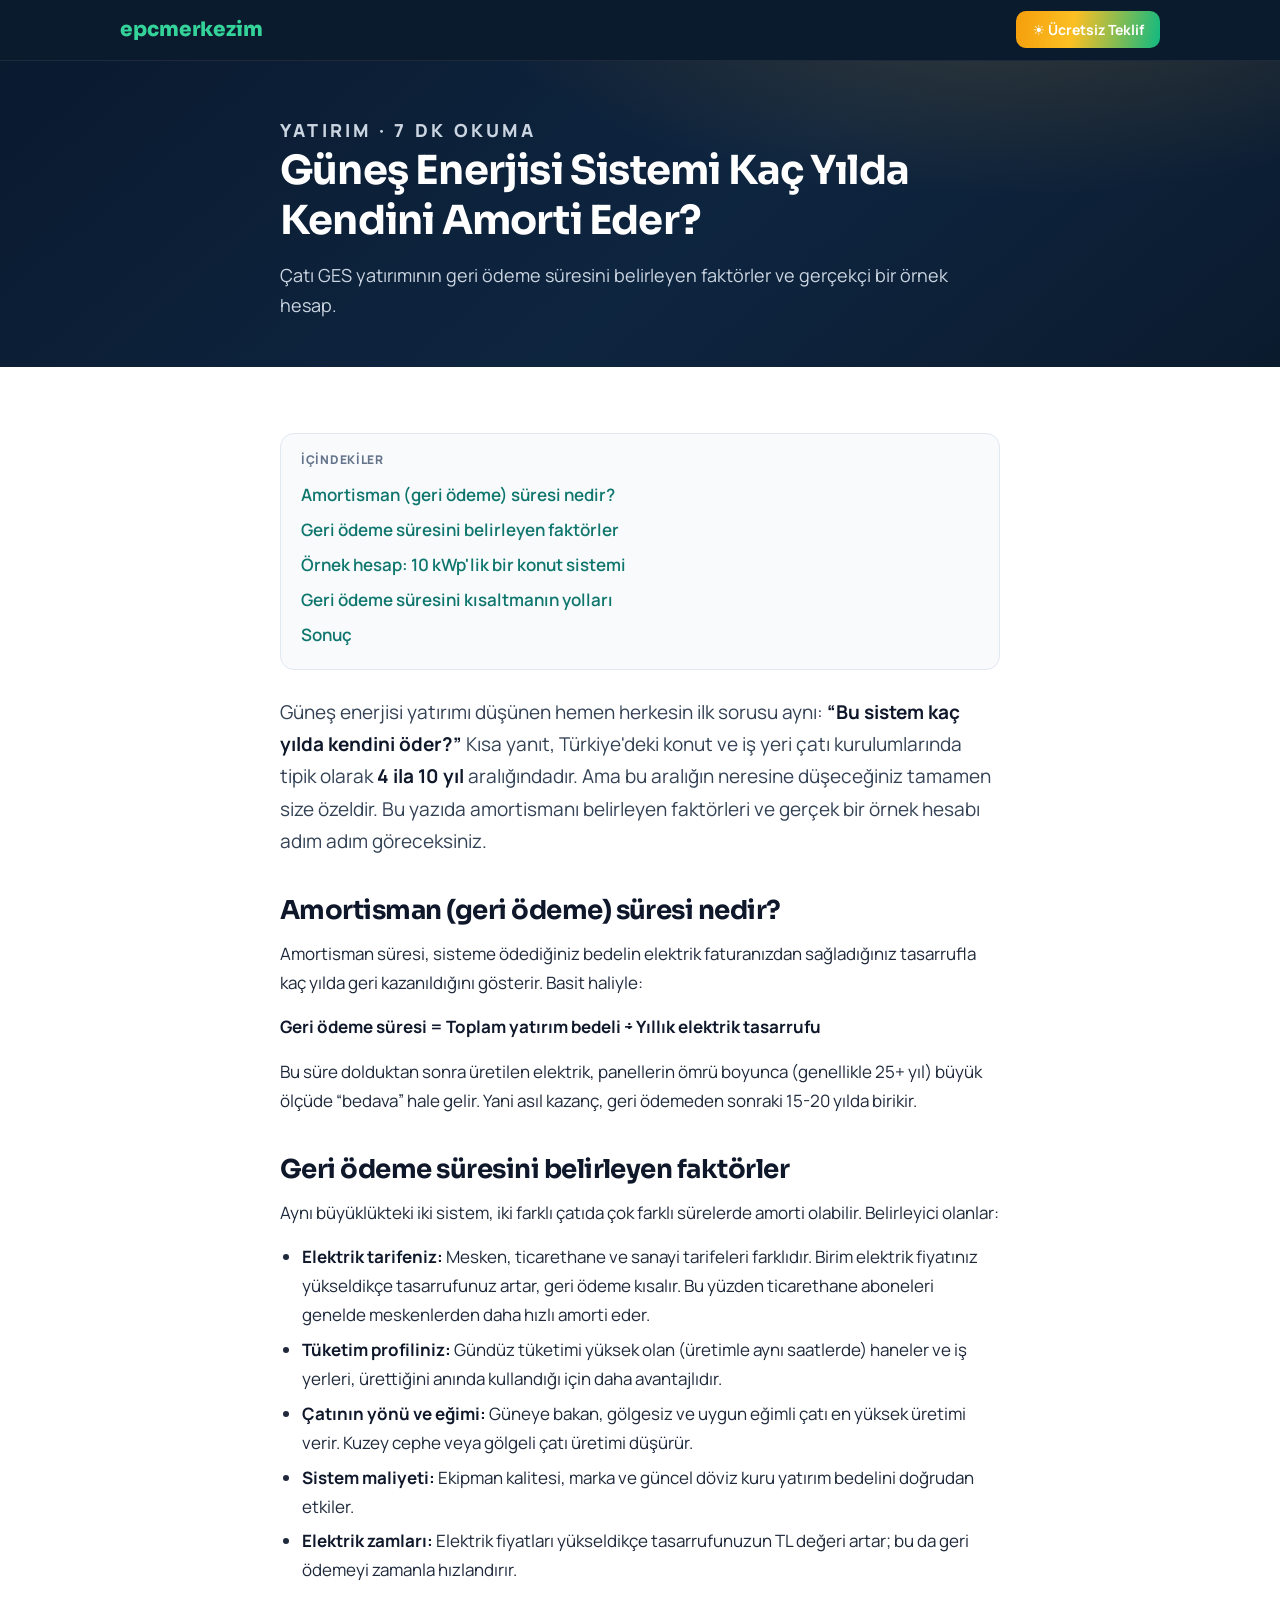
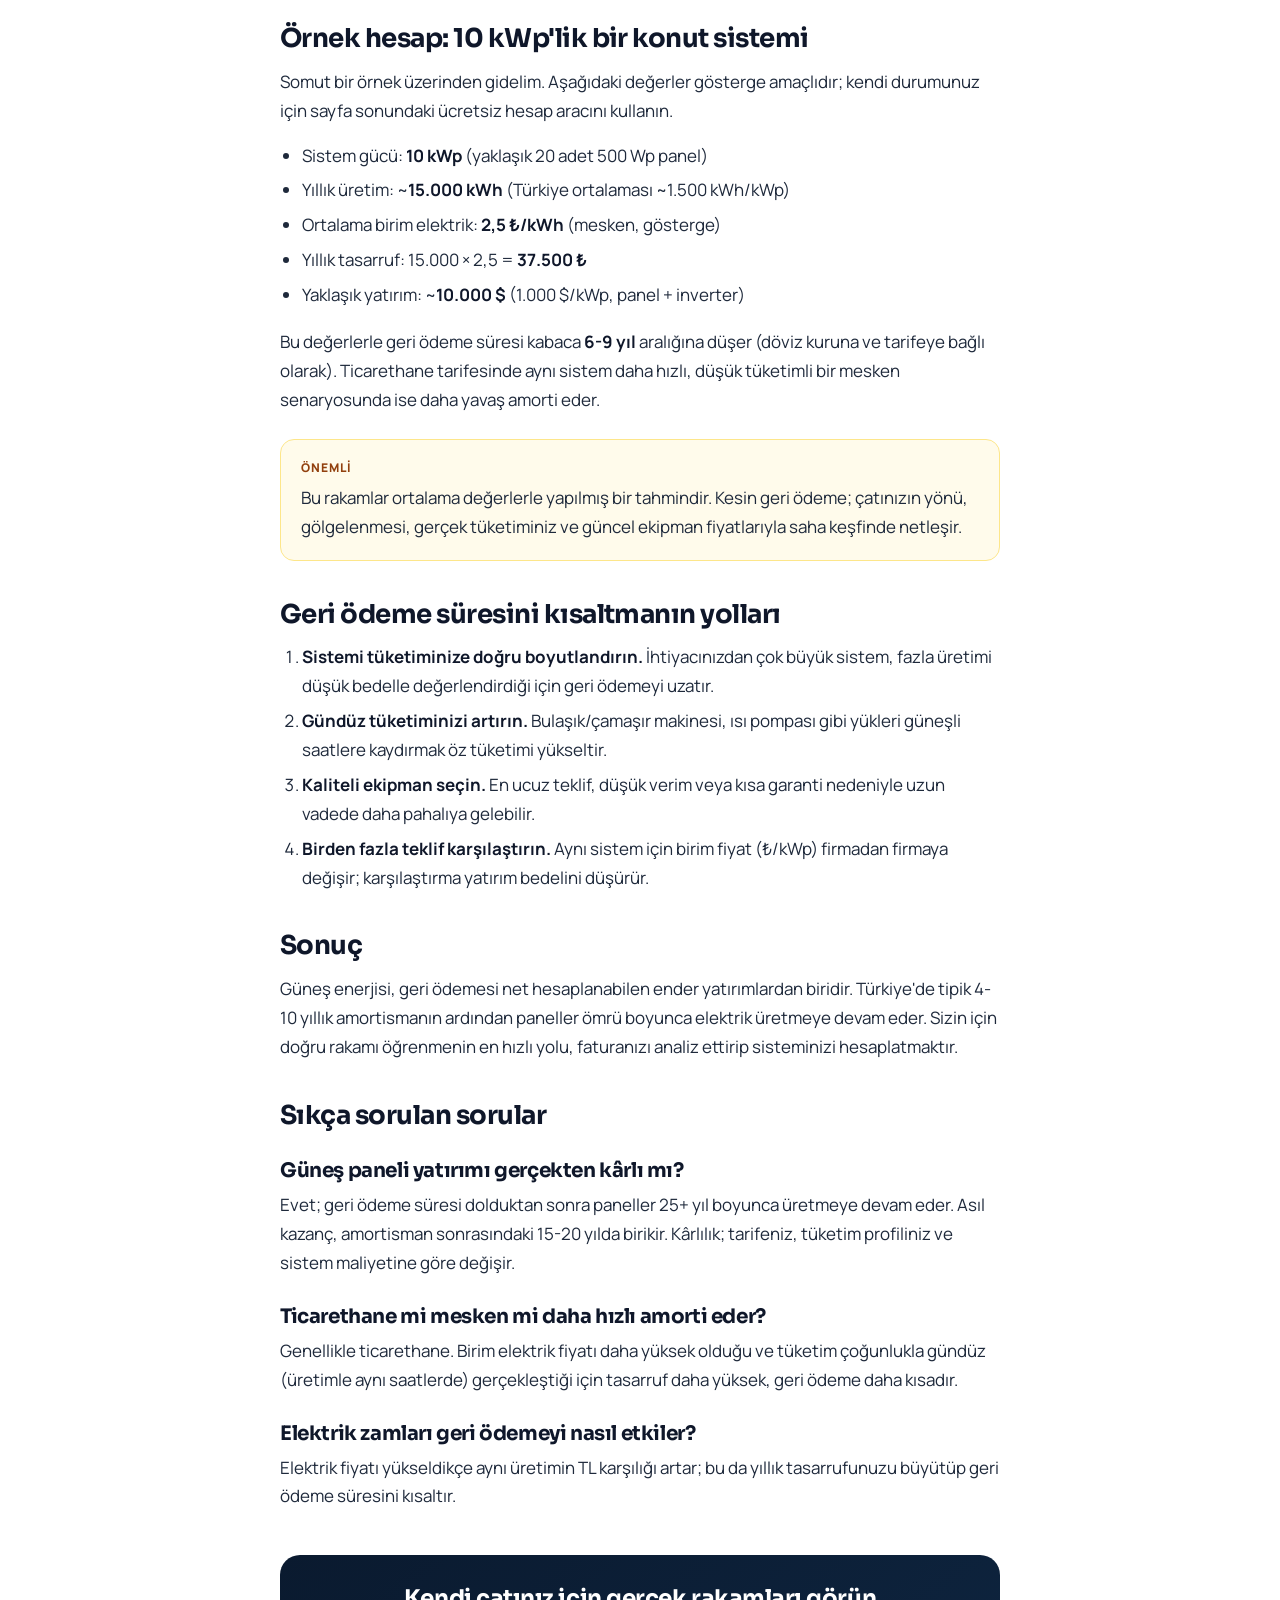
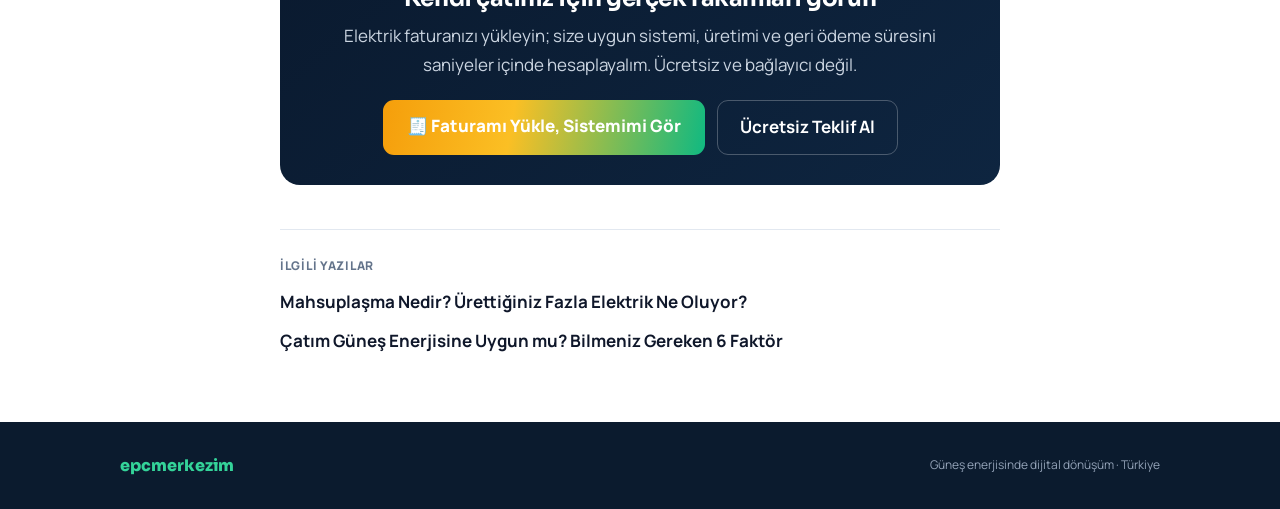
<file: blog/gunes-enerjisi-amortisman-suresi.html>
<!DOCTYPE html>
<html lang="tr">
<head>
<meta charset="UTF-8">
<meta name="viewport" content="width=device-width, initial-scale=1.0">
<title>Güneş Enerjisi Sistemi Kaç Yılda Kendini Amorti Eder? (2026 Rehberi)</title>
<meta name="description" content="Çatı GES yatırımı Türkiye&#x27;de tipik olarak kaç yılda geri döner? Amortismanı belirleyen faktörler, örnek hesap ve geri ödeme süresini kısaltmanın yolları.">
<meta name="robots" content="index, follow, max-image-preview:large">
<link rel="canonical" href="https://epcmerkezim.com/blog/gunes-enerjisi-amortisman-suresi">
<meta name="theme-color" content="#0B1B2E">
<link rel="icon" href="data:image/svg+xml,<svg xmlns=%22http://www.w3.org/2000/svg%22 viewBox=%220 0 100 100%22><text y=%22.9em%22 font-size=%2290%22>☀️</text></svg>">
<meta property="og:type" content="article">
<meta property="og:site_name" content="epcmerkezim">
<meta property="og:locale" content="tr_TR">
<meta property="og:url" content="https://epcmerkezim.com/blog/gunes-enerjisi-amortisman-suresi">
<meta property="og:title" content="Güneş Enerjisi Sistemi Kaç Yılda Kendini Amorti Eder? (2026 Rehberi)">
<meta property="og:description" content="Çatı GES yatırımı Türkiye&#x27;de tipik olarak kaç yılda geri döner? Amortismanı belirleyen faktörler, örnek hesap ve geri ödeme süresini kısaltmanın yolları.">
<meta property="og:image" content="https://epcmerkezim.com/og.png">
<meta name="twitter:card" content="summary_large_image">
<meta name="twitter:image" content="https://epcmerkezim.com/og.png">
<link rel="preconnect" href="https://fonts.googleapis.com">
<link rel="preconnect" href="https://fonts.gstatic.com" crossorigin>
<link href="https://fonts.googleapis.com/css2?family=Manrope:wght@400;500;600;700;800&family=Sora:wght@600;700;800&display=swap" rel="stylesheet">
<style>
:root{--navy:#0B1B2E;--navy2:#0E2540;--amber:#F59E0B;--amber-l:#FBBF24;--emerald:#10B981;--ink:#1e293b;--muted:#64748b;--line:#e2e8f0}
*{box-sizing:border-box}
html{scroll-behavior:smooth}
body{margin:0;font-family:'Manrope',ui-sans-serif,system-ui,sans-serif;color:var(--ink);background:#fff;line-height:1.7;-webkit-font-smoothing:antialiased}
h1,h2,h3{font-family:'Sora',ui-sans-serif,sans-serif;letter-spacing:-.02em;color:#0f172a;line-height:1.25}
a{color:#0f766e;text-decoration:none}a:hover{text-decoration:underline}
.wrap{max-width:760px;margin:0 auto;padding:0 20px}
.wrap-wide{max-width:1080px;margin:0 auto;padding:0 20px}
/* üst bar */
.top{position:sticky;top:0;z-index:20;background:var(--navy);border-bottom:1px solid #1e293b}
.top .wrap-wide{display:flex;align-items:center;justify-content:space-between;height:60px}
.brand{font-family:'Sora';font-weight:800;font-size:20px;color:#34D399;text-decoration:none}
.top nav a{color:#cbd5e1;font-weight:700;font-size:14px;margin-left:20px}
.top nav a:hover{color:#fff;text-decoration:none}
.cta-sun{background:linear-gradient(100deg,#F59E0B,#FBBF24 40%,#10B981);color:#fff !important;padding:9px 16px;border-radius:10px;font-weight:800;font-size:14px}
.cta-sun:hover{text-decoration:none;filter:saturate(1.05)}
/* hero */
.hero{background:radial-gradient(900px 380px at 78% -30%,rgba(245,158,11,.18),transparent 60%),linear-gradient(140deg,#0A1A2F,#0E2540 55%,#0B1B2E);color:#fff;padding:54px 0 46px}
.eyebrow{text-transform:uppercase;letter-spacing:.18em;font-size:11px;font-weight:800;color:var(--amber-l);margin:0 0 12px}
.hero h1{color:#fff;font-size:40px;margin:0 0 14px}
.hero p{color:#cbd5e1;font-size:18px;margin:0}
.meta{color:#94a3b8;font-size:13px;margin-top:16px}
/* içerik */
article{padding:40px 0 10px;font-size:17px}
article h2{font-size:26px;margin:38px 0 12px}
article h3{font-size:20px;margin:26px 0 8px}
article p{margin:0 0 16px}
article ul,article ol{margin:0 0 18px;padding-left:22px}article li{margin:6px 0}
article strong{color:#0f172a}
.lead{font-size:19px;color:#334155}
.callout{background:#fffbeb;border:1px solid #fde68a;border-radius:14px;padding:18px 20px;margin:24px 0}
.callout .k{font-weight:800;color:#92400e;font-size:12px;text-transform:uppercase;letter-spacing:.08em;display:block;margin-bottom:6px}
.tip{background:#f0fdf4;border:1px solid #bbf7d0;border-radius:14px;padding:18px 20px;margin:24px 0}
.toc{background:#f8fafc;border:1px solid var(--line);border-radius:14px;padding:16px 20px;margin:26px 0}
.toc .k{font-weight:800;font-size:12px;text-transform:uppercase;letter-spacing:.06em;color:var(--muted);margin-bottom:8px}
.toc a{display:block;padding:3px 0;font-weight:600}
/* dönüşüm kutusu */
.convert{background:linear-gradient(140deg,#0A1A2F,#0E2540);border-radius:20px;padding:30px;margin:44px 0;text-align:center;color:#fff}
.convert h3{color:#fff;font-size:23px;margin:0 0 8px}
.convert p{color:#cbd5e1;margin:0 0 20px}
.convert .row{display:flex;gap:12px;justify-content:center;flex-wrap:wrap}
.btn-ghost{border:1px solid rgba(255,255,255,.25);color:#fff !important;padding:12px 22px;border-radius:11px;font-weight:700}
.btn-ghost:hover{background:rgba(255,255,255,.06);text-decoration:none}
.btn-fill{background:linear-gradient(100deg,#F59E0B,#FBBF24 40%,#10B981);color:#fff !important;padding:12px 24px;border-radius:11px;font-weight:800}
.btn-fill:hover{text-decoration:none;filter:saturate(1.05)}
/* kart ızgarası (blog indeks) */
.grid{display:grid;grid-template-columns:repeat(auto-fill,minmax(300px,1fr));gap:20px;padding:38px 0}
.card{border:1px solid var(--line);border-radius:16px;overflow:hidden;transition:box-shadow .2s,border-color .2s;background:#fff}
.card:hover{box-shadow:0 18px 40px -24px rgba(15,23,42,.4);border-color:#fcd34d}
.card a{text-decoration:none;color:inherit;display:block;height:100%}
.card .body{padding:20px}
.card .tag{font-size:11px;font-weight:800;color:var(--amber);text-transform:uppercase;letter-spacing:.06em}
.card h3{font-size:18px;margin:8px 0 8px}
.card p{color:var(--muted);font-size:14px;margin:0}
.card .rd{color:#0f766e;font-weight:700;font-size:13px;margin-top:12px;display:inline-block}
/* breadcrumb + footer */
.crumb{font-size:13px;color:var(--muted);padding:16px 0 0}
.crumb a{color:var(--muted)}
.rel{border-top:1px solid var(--line);margin-top:30px;padding:26px 0}
.rel .k{font-size:12px;font-weight:800;text-transform:uppercase;letter-spacing:.06em;color:var(--muted);margin-bottom:12px}
footer{background:var(--navy);color:#94a3b8;padding:30px 0;margin-top:20px;font-size:14px}
footer .wrap-wide{display:flex;gap:18px;flex-wrap:wrap;align-items:center;justify-content:space-between}
footer a{color:#cbd5e1;font-weight:700}footer .links a{margin-left:16px}
@media(max-width:640px){.hero h1{font-size:30px}article{font-size:16px}.top nav a:not(.cta-sun){display:none}}
</style>
<script type="application/ld+json">{"@context": "https://schema.org", "@type": "Article", "headline": "Güneş Enerjisi Sistemi Kaç Yılda Kendini Amorti Eder? (2026 Rehberi)", "description": "Çatı GES yatırımı Türkiye'de tipik olarak kaç yılda geri döner? Amortismanı belirleyen faktörler, örnek hesap ve geri ödeme süresini kısaltmanın yolları.", "inLanguage": "tr-TR", "datePublished": "2026-07-27", "dateModified": "2026-07-27", "author": {"@type": "Organization", "name": "epcmerkezim"}, "publisher": {"@type": "Organization", "name": "epcmerkezim", "logo": {"@type": "ImageObject", "url": "https://epcmerkezim.com/og.png"}}, "image": "https://epcmerkezim.com/og.png", "mainEntityOfPage": {"@type": "WebPage", "@id": "https://epcmerkezim.com/blog/gunes-enerjisi-amortisman-suresi"}}</script>
<script type="application/ld+json">{"@context": "https://schema.org", "@type": "BreadcrumbList", "itemListElement": [{"@type": "ListItem", "position": 1, "name": "Ana Sayfa", "item": "https://epcmerkezim.com/"}, {"@type": "ListItem", "position": 2, "name": "Solar Akademi", "item": "https://epcmerkezim.com/blog"}, {"@type": "ListItem", "position": 3, "name": "Güneş Enerjisi Sistemi Kaç Yılda Kendini Amorti Eder? (2026 Rehberi)", "item": "https://epcmerkezim.com/blog/gunes-enerjisi-amortisman-suresi"}]}</script>
<script type="application/ld+json">{"@context": "https://schema.org", "@type": "FAQPage", "mainEntity": [{"@type": "Question", "name": "Güneş paneli yatırımı gerçekten kârlı mı?", "acceptedAnswer": {"@type": "Answer", "text": "Evet; geri ödeme süresi dolduktan sonra paneller 25+ yıl boyunca üretmeye devam eder. Asıl kazanç, amortisman sonrasındaki 15-20 yılda birikir. Kârlılık; tarifeniz, tüketim profiliniz ve sistem maliyetine göre değişir."}}, {"@type": "Question", "name": "Ticarethane mi mesken mi daha hızlı amorti eder?", "acceptedAnswer": {"@type": "Answer", "text": "Genellikle ticarethane. Birim elektrik fiyatı daha yüksek olduğu ve tüketim çoğunlukla gündüz (üretimle aynı saatlerde) gerçekleştiği için tasarruf daha yüksek, geri ödeme daha kısadır."}}, {"@type": "Question", "name": "Elektrik zamları geri ödemeyi nasıl etkiler?", "acceptedAnswer": {"@type": "Answer", "text": "Elektrik fiyatı yükseldikçe aynı üretimin TL karşılığı artar; bu da yıllık tasarrufunuzu büyütüp geri ödeme süresini kısaltır."}}]}</script>
    <!-- Plausible — çerezsiz ölçüm, KVKK için onay bandı gerektirmez.
         script.hash.js: site # ile yönlendiriyor, düz sürüm panel içi
         gezinmeyi saymaz. -->
    <script defer data-domain="epcmerkezim.com" src="https://plausible.io/js/script.hash.js"></script>
</head>
<body>
<header class="top"><div class="wrap-wide">
<a href="/" class="brand">epcmerkezim</a>
<nav>


<a href="/" class="cta-sun">☀️ Ücretsiz Teklif</a>
</nav>
</div></header>

<div class="hero"><div class="wrap">
<p class="eyebrow">Yatırım · 7 dk okuma</p>
<h1>Güneş Enerjisi Sistemi Kaç Yılda Kendini Amorti Eder?</h1>
<p>Çatı GES yatırımının geri ödeme süresini belirleyen faktörler ve gerçekçi bir örnek hesap.</p>
</div></div>
<main class="wrap"><article>
<div class="toc"><div class="k">İçindekiler</div><a href="#amortisman-nedir">Amortisman (geri ödeme) süresi nedir?</a><a href="#faktorler">Geri ödeme süresini belirleyen faktörler</a><a href="#ornek-hesap">Örnek hesap: 10 kWp&#x27;lik bir konut sistemi</a><a href="#kisaltma">Geri ödeme süresini kısaltmanın yolları</a><a href="#sonuc">Sonuç</a></div>

<p class="lead">Güneş enerjisi yatırımı düşünen hemen herkesin ilk sorusu aynı: <strong>“Bu sistem kaç yılda kendini öder?”</strong> Kısa yanıt, Türkiye'deki konut ve iş yeri çatı kurulumlarında tipik olarak <strong>4 ila 10 yıl</strong> aralığındadır. Ama bu aralığın neresine düşeceğiniz tamamen size özeldir. Bu yazıda amortismanı belirleyen faktörleri ve gerçek bir örnek hesabı adım adım göreceksiniz.</p>

<h2 id="amortisman-nedir">Amortisman (geri ödeme) süresi nedir?</h2>
<p>Amortisman süresi, sisteme ödediğiniz bedelin elektrik faturanızdan sağladığınız tasarrufla kaç yılda geri kazanıldığını gösterir. Basit haliyle:</p>
<p><strong>Geri ödeme süresi = Toplam yatırım bedeli ÷ Yıllık elektrik tasarrufu</strong></p>
<p>Bu süre dolduktan sonra üretilen elektrik, panellerin ömrü boyunca (genellikle 25+ yıl) büyük ölçüde “bedava” hale gelir. Yani asıl kazanç, geri ödemeden sonraki 15-20 yılda birikir.</p>

<h2 id="faktorler">Geri ödeme süresini belirleyen faktörler</h2>
<p>Aynı büyüklükteki iki sistem, iki farklı çatıda çok farklı sürelerde amorti olabilir. Belirleyici olanlar:</p>
<ul>
<li><strong>Elektrik tarifeniz:</strong> Mesken, ticarethane ve sanayi tarifeleri farklıdır. Birim elektrik fiyatınız yükseldikçe tasarrufunuz artar, geri ödeme kısalır. Bu yüzden ticarethane aboneleri genelde meskenlerden daha hızlı amorti eder.</li>
<li><strong>Tüketim profiliniz:</strong> Gündüz tüketimi yüksek olan (üretimle aynı saatlerde) haneler ve iş yerleri, ürettiğini anında kullandığı için daha avantajlıdır.</li>
<li><strong>Çatının yönü ve eğimi:</strong> Güneye bakan, gölgesiz ve uygun eğimli çatı en yüksek üretimi verir. Kuzey cephe veya gölgeli çatı üretimi düşürür.</li>
<li><strong>Sistem maliyeti:</strong> Ekipman kalitesi, marka ve güncel döviz kuru yatırım bedelini doğrudan etkiler.</li>
<li><strong>Elektrik zamları:</strong> Elektrik fiyatları yükseldikçe tasarrufunuzun TL değeri artar; bu da geri ödemeyi zamanla hızlandırır.</li>
</ul>

<h2 id="ornek-hesap">Örnek hesap: 10 kWp'lik bir konut sistemi</h2>
<p>Somut bir örnek üzerinden gidelim. Aşağıdaki değerler gösterge amaçlıdır; kendi durumunuz için sayfa sonundaki ücretsiz hesap aracını kullanın.</p>
<ul>
<li>Sistem gücü: <strong>10 kWp</strong> (yaklaşık 20 adet 500 Wp panel)</li>
<li>Yıllık üretim: ~<strong>15.000 kWh</strong> (Türkiye ortalaması ~1.500 kWh/kWp)</li>
<li>Ortalama birim elektrik: <strong>2,5 ₺/kWh</strong> (mesken, gösterge)</li>
<li>Yıllık tasarruf: 15.000 × 2,5 = <strong>37.500 ₺</strong></li>
<li>Yaklaşık yatırım: ~<strong>10.000 $</strong> (1.000 $/kWp, panel + inverter)</li>
</ul>
<p>Bu değerlerle geri ödeme süresi kabaca <strong>6-9 yıl</strong> aralığına düşer (döviz kuruna ve tarifeye bağlı olarak). Ticarethane tarifesinde aynı sistem daha hızlı, düşük tüketimli bir mesken senaryosunda ise daha yavaş amorti eder.</p>

<div class="callout"><span class="k">Önemli</span>Bu rakamlar ortalama değerlerle yapılmış bir tahmindir. Kesin geri ödeme; çatınızın yönü, gölgelenmesi, gerçek tüketiminiz ve güncel ekipman fiyatlarıyla saha keşfinde netleşir.</div>

<h2 id="kisaltma">Geri ödeme süresini kısaltmanın yolları</h2>
<ol>
<li><strong>Sistemi tüketiminize doğru boyutlandırın.</strong> İhtiyacınızdan çok büyük sistem, fazla üretimi düşük bedelle değerlendirdiği için geri ödemeyi uzatır.</li>
<li><strong>Gündüz tüketiminizi artırın.</strong> Bulaşık/çamaşır makinesi, ısı pompası gibi yükleri güneşli saatlere kaydırmak öz tüketimi yükseltir.</li>
<li><strong>Kaliteli ekipman seçin.</strong> En ucuz teklif, düşük verim veya kısa garanti nedeniyle uzun vadede daha pahalıya gelebilir.</li>
<li><strong>Birden fazla teklif karşılaştırın.</strong> Aynı sistem için birim fiyat (₺/kWp) firmadan firmaya değişir; karşılaştırma yatırım bedelini düşürür.</li>
</ol>

<h2 id="sonuc">Sonuç</h2>
<p>Güneş enerjisi, geri ödemesi net hesaplanabilen ender yatırımlardan biridir. Türkiye'de tipik 4-10 yıllık amortismanın ardından paneller ömrü boyunca elektrik üretmeye devam eder. Sizin için doğru rakamı öğrenmenin en hızlı yolu, faturanızı analiz ettirip sisteminizi hesaplatmaktır.</p>

<h2 id="sss">Sıkça sorulan sorular</h2><h3>Güneş paneli yatırımı gerçekten kârlı mı?</h3><p>Evet; geri ödeme süresi dolduktan sonra paneller 25+ yıl boyunca üretmeye devam eder. Asıl kazanç, amortisman sonrasındaki 15-20 yılda birikir. Kârlılık; tarifeniz, tüketim profiliniz ve sistem maliyetine göre değişir.</p><h3>Ticarethane mi mesken mi daha hızlı amorti eder?</h3><p>Genellikle ticarethane. Birim elektrik fiyatı daha yüksek olduğu ve tüketim çoğunlukla gündüz (üretimle aynı saatlerde) gerçekleştiği için tasarruf daha yüksek, geri ödeme daha kısadır.</p><h3>Elektrik zamları geri ödemeyi nasıl etkiler?</h3><p>Elektrik fiyatı yükseldikçe aynı üretimin TL karşılığı artar; bu da yıllık tasarrufunuzu büyütüp geri ödeme süresini kısaltır.</p>
<div class="convert">
<h3>Kendi çatınız için gerçek rakamları görün</h3>
<p>Elektrik faturanızı yükleyin; size uygun sistemi, üretimi ve geri ödeme süresini saniyeler içinde hesaplayalım. Ücretsiz ve bağlayıcı değil.</p>
<div class="row">
<a href="/" class="btn-fill">🧾 Faturamı Yükle, Sistemimi Gör</a>
<a href="/" class="btn-ghost">Ücretsiz Teklif Al</a>
</div></div>
<div class="rel"><div class="k">İlgili yazılar</div><a href="/blog/mahsuplasma-nedir-fazla-elektrik" style="display:block;margin-bottom:10px"><strong>Mahsuplaşma Nedir? Ürettiğiniz Fazla Elektrik Ne Oluyor?</strong></a><a href="/blog/catim-gunes-enerjisine-uygun-mu" style="display:block;margin-bottom:10px"><strong>Çatım Güneş Enerjisine Uygun mu? Bilmeniz Gereken 6 Faktör</strong></a></div>
</article></main>

<footer><div class="wrap-wide">
<a href="/" class="brand" style="font-size:16px">epcmerkezim</a>
<div class="links">



</div>
<span style="font-size:12px">Güneş enerjisinde dijital dönüşüm · Türkiye</span>
</div></footer>
</body>
</html>
</file>
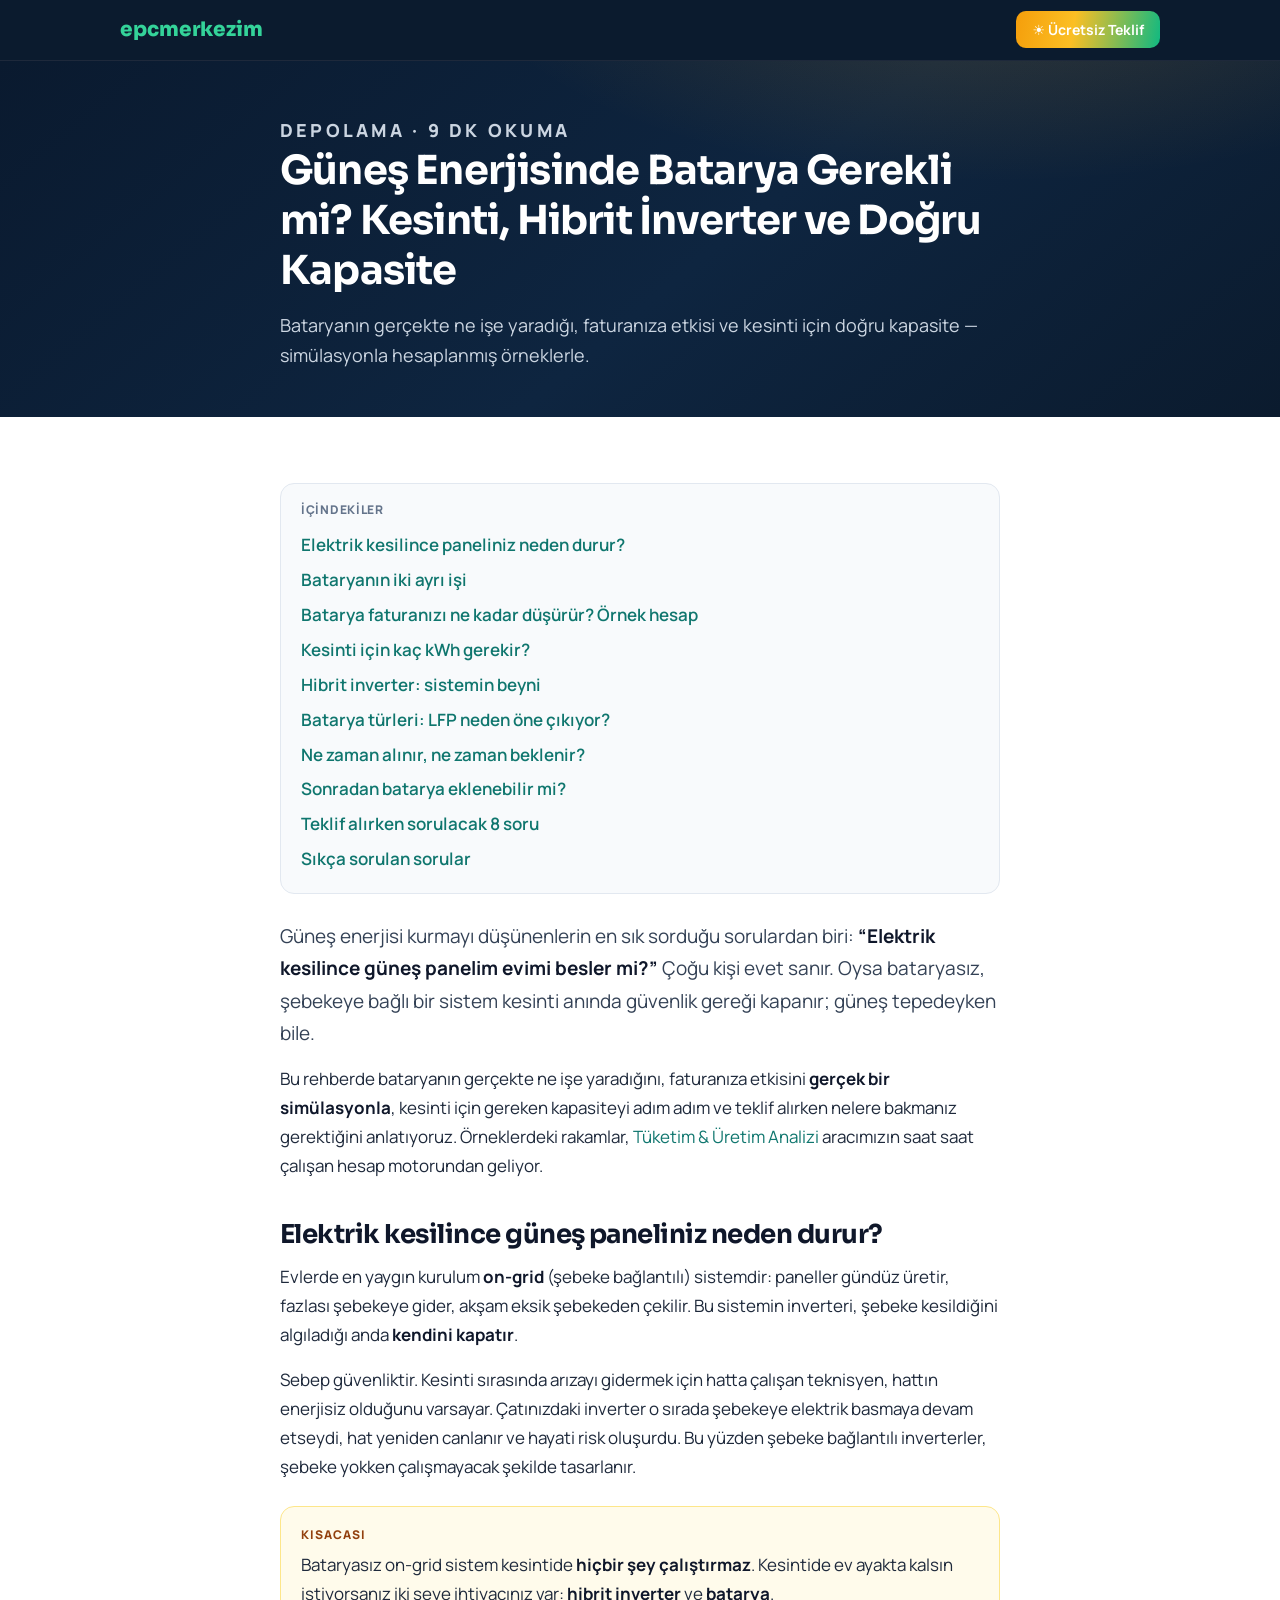
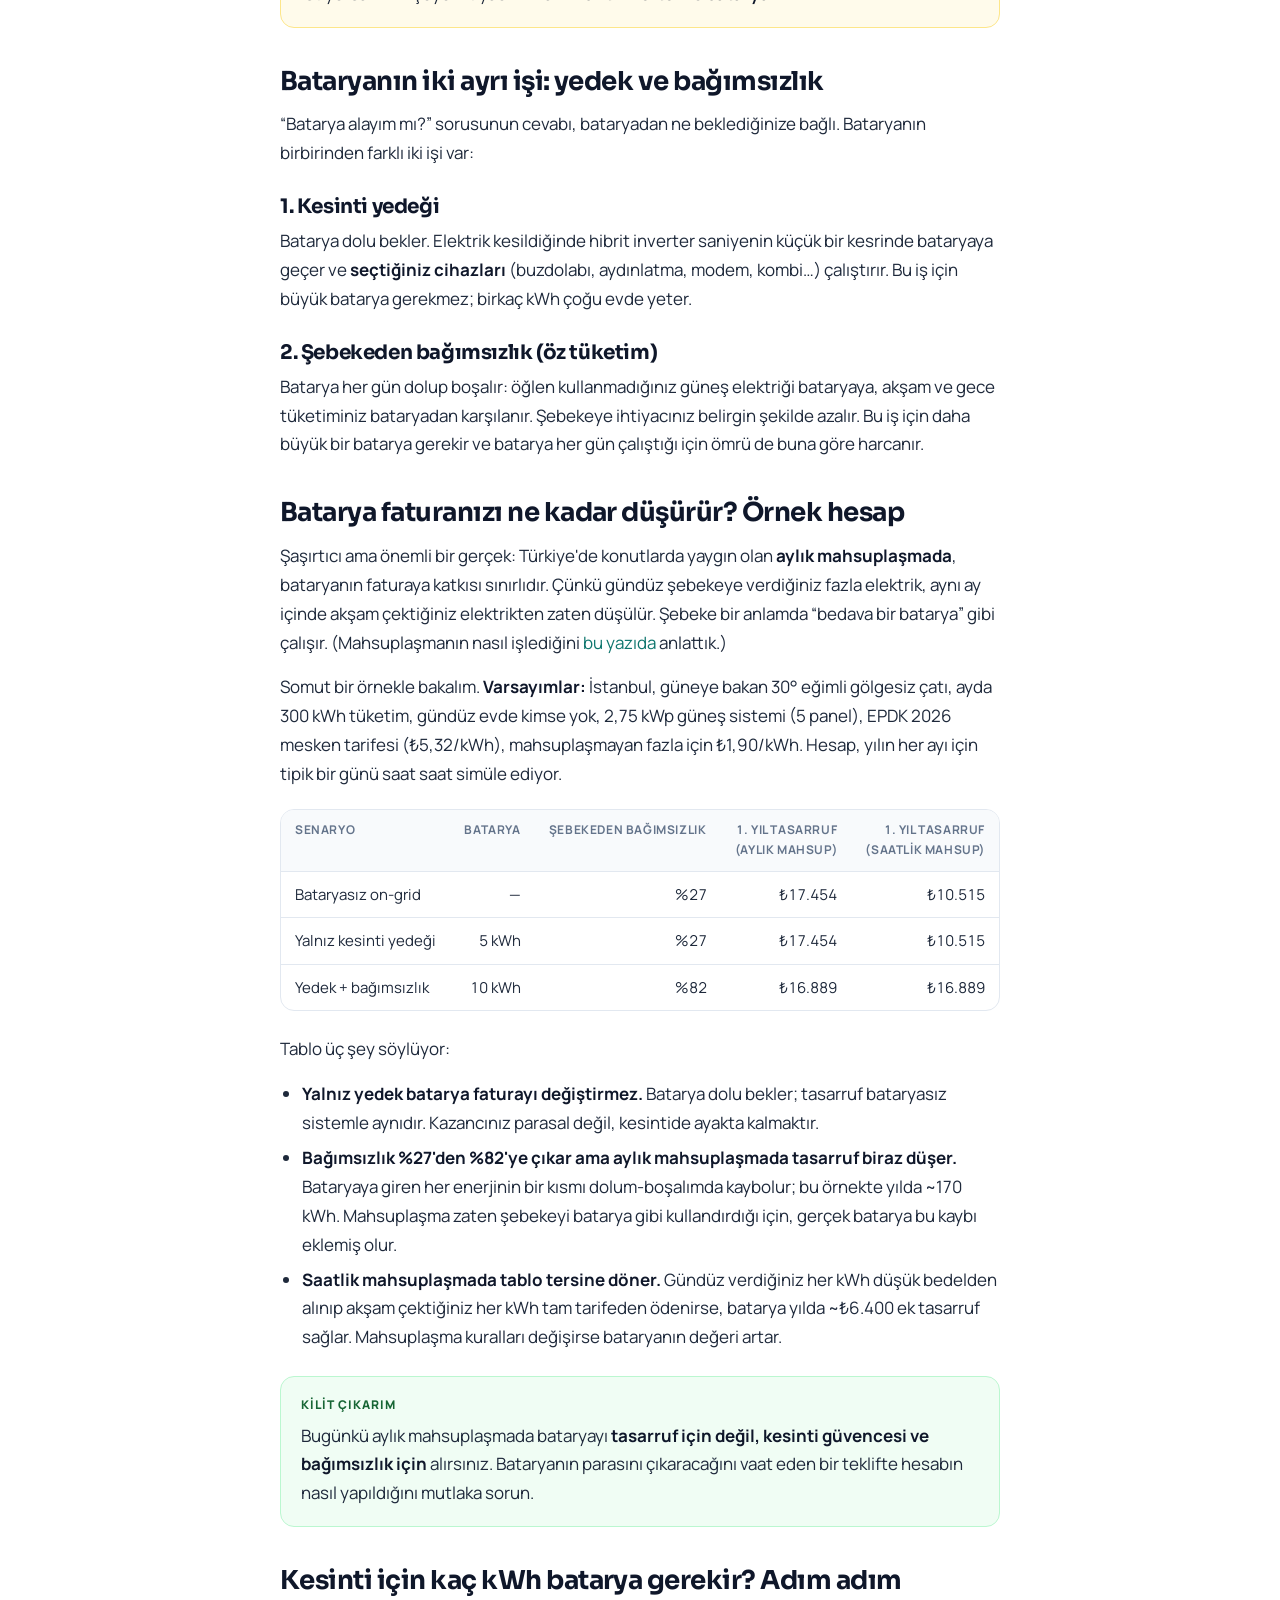
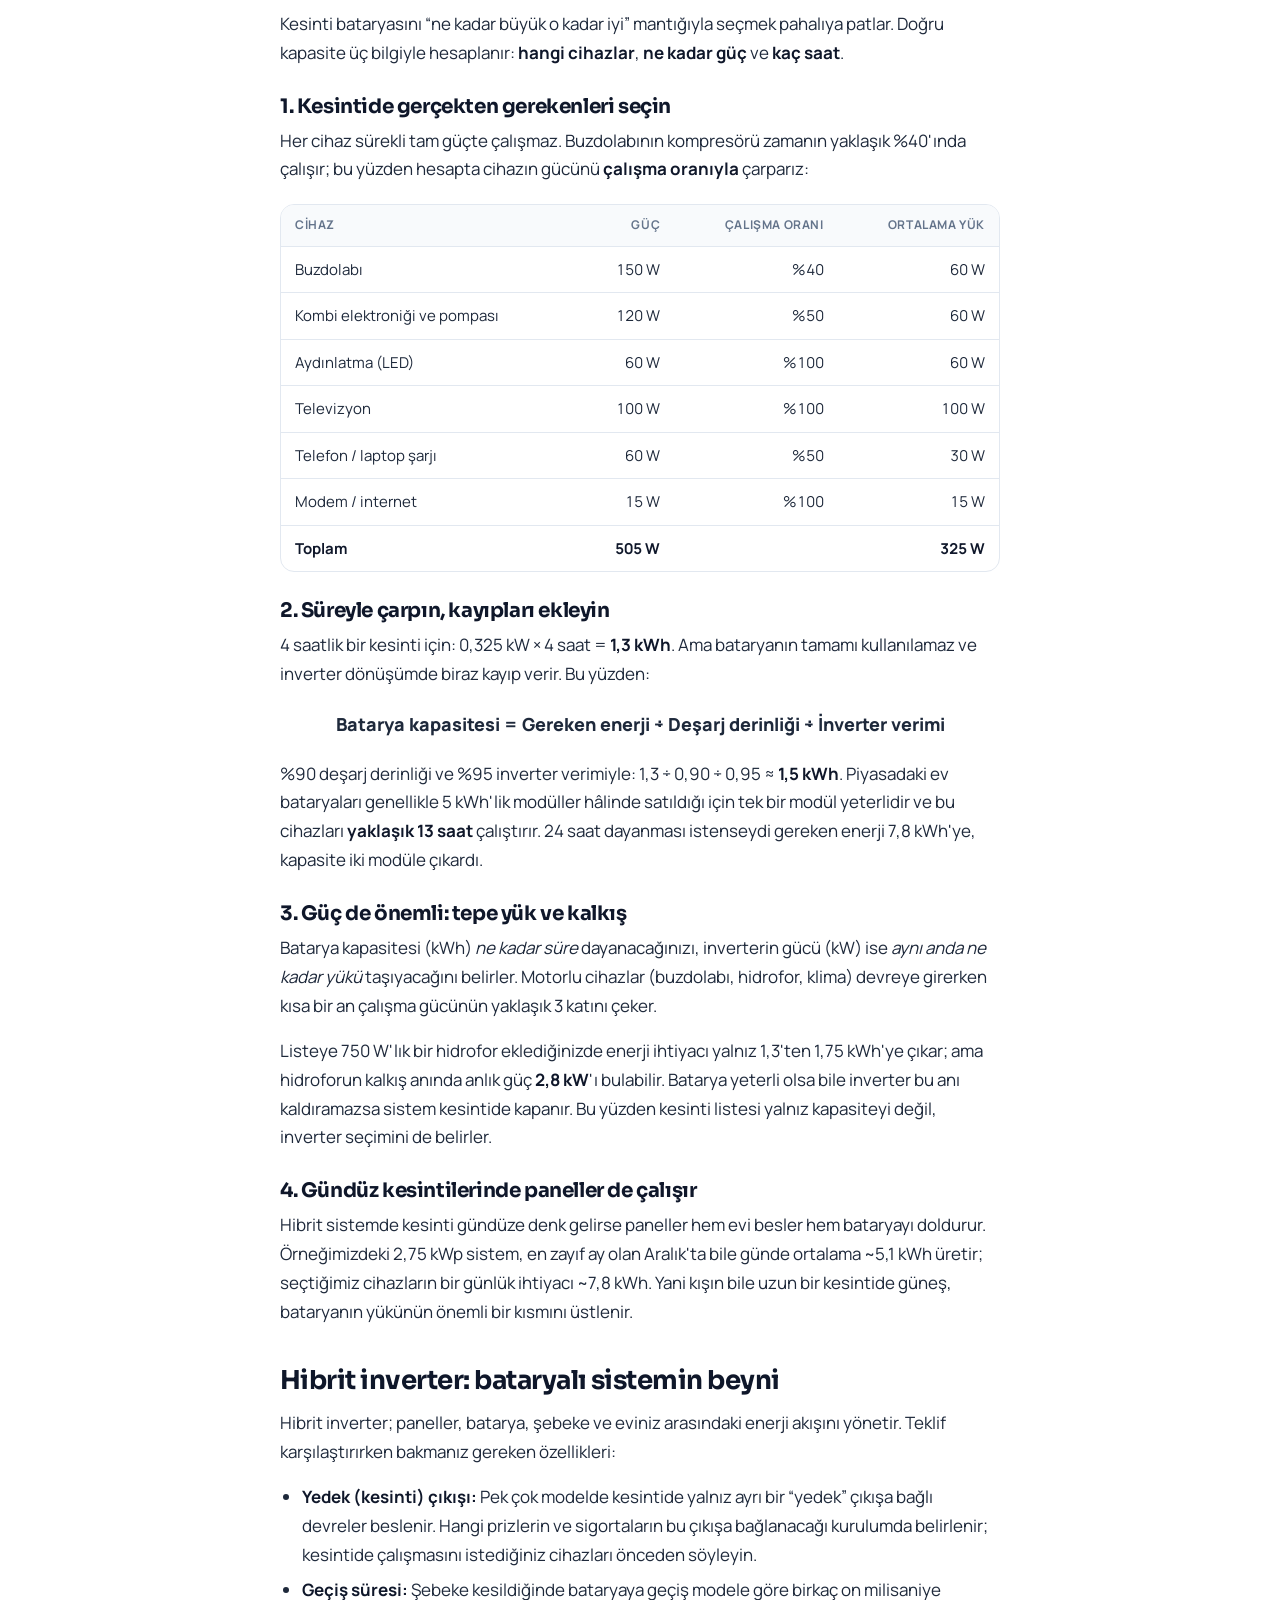
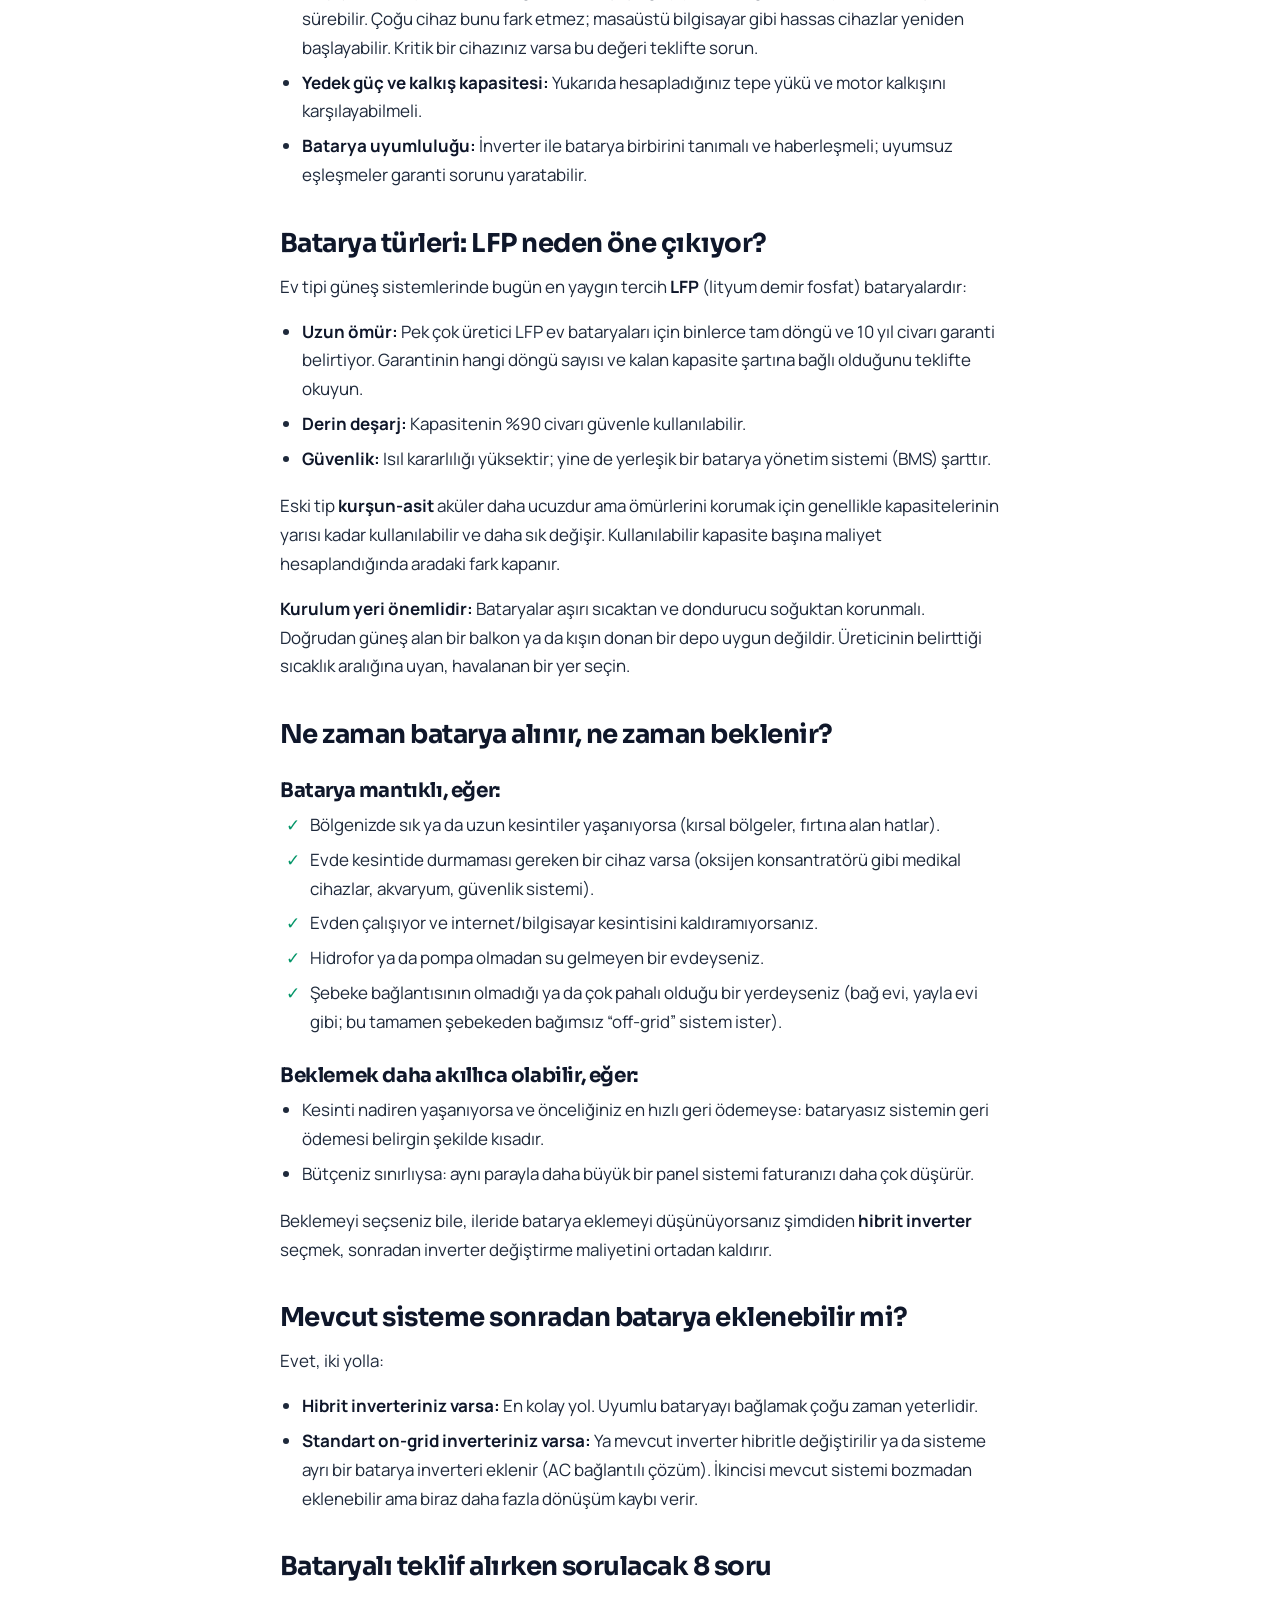
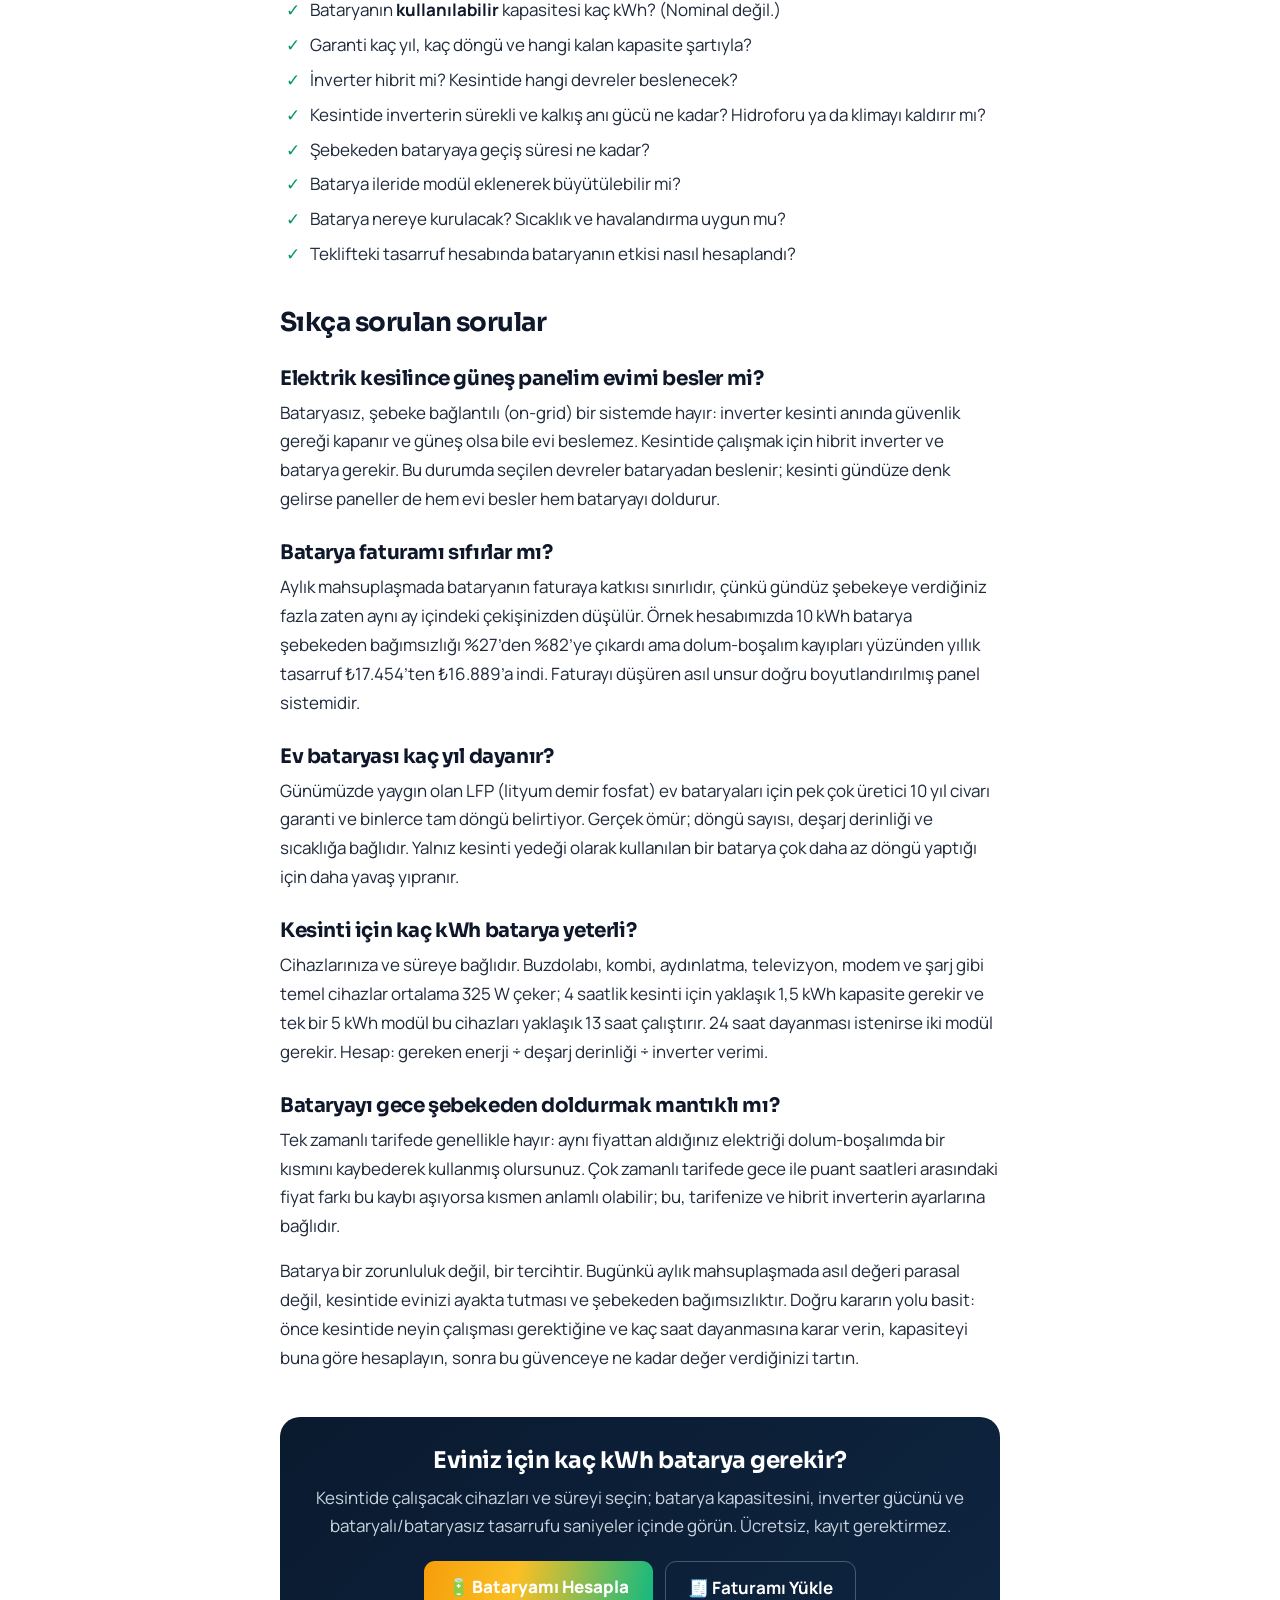
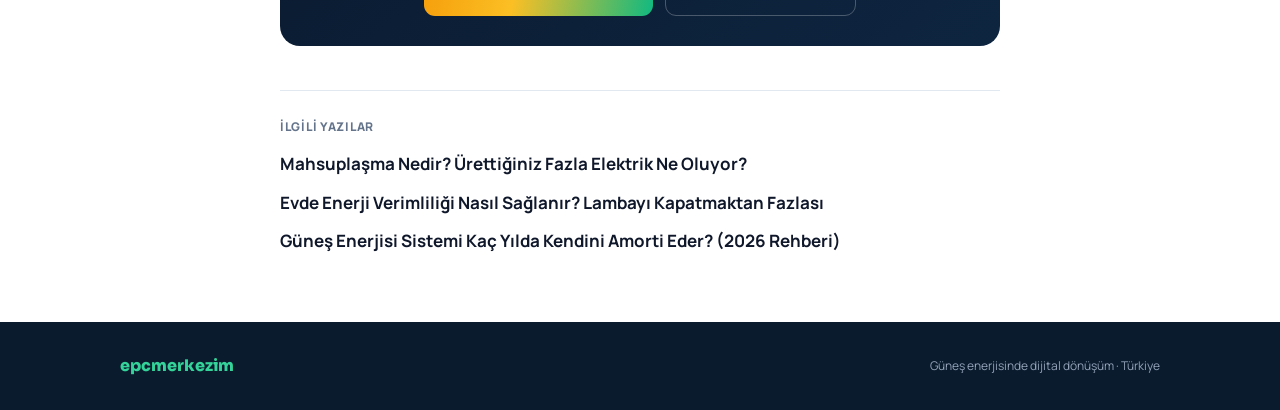
<file: blog/gunes-enerjisinde-batarya-gerekli-mi.html>
<!DOCTYPE html>
<html lang="tr">
<head>
<meta charset="UTF-8">
<meta name="viewport" content="width=device-width, initial-scale=1.0">
<title>Güneş Enerjisinde Batarya Gerekli mi? Kesinti ve Kapasite</title>
<meta name="description" content="Elektrik kesilince güneş paneliniz neden durur? Bataryanın faturaya gerçek etkisi, kesinti için kaç kWh gerektiği ve hibrit inverter seçimi, örnek hesaplarla.">
<meta name="robots" content="index, follow, max-image-preview:large">
<link rel="canonical" href="https://epcmerkezim.com/blog/gunes-enerjisinde-batarya-gerekli-mi">
<meta name="theme-color" content="#0B1B2E">
<link rel="icon" href="data:image/svg+xml,<svg xmlns=%22http://www.w3.org/2000/svg%22 viewBox=%220 0 100 100%22><text y=%22.9em%22 font-size=%2290%22>☀️</text></svg>">
<meta property="og:type" content="article">
<meta property="og:site_name" content="epcmerkezim">
<meta property="og:locale" content="tr_TR">
<meta property="og:url" content="https://epcmerkezim.com/blog/gunes-enerjisinde-batarya-gerekli-mi">
<meta property="og:title" content="Güneş Enerjisinde Batarya Gerekli mi? Kesinti ve Kapasite">
<meta property="og:description" content="Elektrik kesilince güneş paneliniz neden durur? Bataryanın faturaya gerçek etkisi, kesinti için kaç kWh gerektiği ve hibrit inverter seçimi, örnek hesaplarla.">
<meta property="og:image" content="https://epcmerkezim.com/og.png">
<meta name="twitter:card" content="summary_large_image">
<meta name="twitter:image" content="https://epcmerkezim.com/og.png">
<meta property="article:published_time" content="2026-10-01">
<link rel="preconnect" href="https://fonts.googleapis.com">
<link rel="preconnect" href="https://fonts.gstatic.com" crossorigin>
<link href="https://fonts.googleapis.com/css2?family=Manrope:wght@400;500;600;700;800&family=Sora:wght@600;700;800&display=swap" rel="stylesheet">
<style>
:root{--navy:#0B1B2E;--navy2:#0E2540;--amber:#F59E0B;--amber-l:#FBBF24;--emerald:#10B981;--ink:#1e293b;--muted:#64748b;--line:#e2e8f0}
*{box-sizing:border-box}
html{scroll-behavior:smooth}
body{margin:0;font-family:'Manrope',ui-sans-serif,system-ui,sans-serif;color:var(--ink);background:#fff;line-height:1.7;-webkit-font-smoothing:antialiased}
h1,h2,h3{font-family:'Sora',ui-sans-serif,sans-serif;letter-spacing:-.02em;color:#0f172a;line-height:1.25}
a{color:#0f766e;text-decoration:none}a:hover{text-decoration:underline}
.wrap{max-width:760px;margin:0 auto;padding:0 20px}
.wrap-wide{max-width:1080px;margin:0 auto;padding:0 20px}
/* üst bar */
.top{position:sticky;top:0;z-index:20;background:var(--navy);border-bottom:1px solid #1e293b}
.top .wrap-wide{display:flex;align-items:center;justify-content:space-between;height:60px}
.brand{font-family:'Sora';font-weight:800;font-size:20px;color:#34D399;text-decoration:none}
.top nav a{color:#cbd5e1;font-weight:700;font-size:14px;margin-left:20px}
.top nav a:hover{color:#fff;text-decoration:none}
.cta-sun{background:linear-gradient(100deg,#F59E0B,#FBBF24 40%,#10B981);color:#fff !important;padding:9px 16px;border-radius:10px;font-weight:800;font-size:14px}
.cta-sun:hover{text-decoration:none;filter:saturate(1.05)}
/* hero */
.hero{background:radial-gradient(900px 380px at 78% -30%,rgba(245,158,11,.18),transparent 60%),linear-gradient(140deg,#0A1A2F,#0E2540 55%,#0B1B2E);color:#fff;padding:54px 0 46px}
.eyebrow{text-transform:uppercase;letter-spacing:.18em;font-size:11px;font-weight:800;color:var(--amber-l);margin:0 0 12px}
.hero h1{color:#fff;font-size:40px;margin:0 0 14px}
.hero p{color:#cbd5e1;font-size:18px;margin:0}
.meta{color:#94a3b8;font-size:13px;margin-top:16px}
/* içerik */
article{padding:40px 0 10px;font-size:17px}
article h2{font-size:26px;margin:38px 0 12px}
article h3{font-size:20px;margin:26px 0 8px}
article p{margin:0 0 16px}
article ul,article ol{margin:0 0 18px;padding-left:22px}article li{margin:6px 0}
article strong{color:#0f172a}
.lead{font-size:19px;color:#334155}
.callout{background:#fffbeb;border:1px solid #fde68a;border-radius:14px;padding:18px 20px;margin:24px 0}
.callout .k{font-weight:800;color:#92400e;font-size:12px;text-transform:uppercase;letter-spacing:.08em;display:block;margin-bottom:6px}
.tip{background:#f0fdf4;border:1px solid #bbf7d0;border-radius:14px;padding:18px 20px;margin:24px 0}
.toc{background:#f8fafc;border:1px solid var(--line);border-radius:14px;padding:16px 20px;margin:26px 0}
.toc .k{font-weight:800;font-size:12px;text-transform:uppercase;letter-spacing:.06em;color:var(--muted);margin-bottom:8px}
.toc a{display:block;padding:3px 0;font-weight:600}
/* dönüşüm kutusu */
.convert{background:linear-gradient(140deg,#0A1A2F,#0E2540);border-radius:20px;padding:30px;margin:44px 0;text-align:center;color:#fff}
.convert h3{color:#fff;font-size:23px;margin:0 0 8px}
.convert p{color:#cbd5e1;margin:0 0 20px}
.convert .row{display:flex;gap:12px;justify-content:center;flex-wrap:wrap}
.btn-ghost{border:1px solid rgba(255,255,255,.25);color:#fff !important;padding:12px 22px;border-radius:11px;font-weight:700}
.btn-ghost:hover{background:rgba(255,255,255,.06);text-decoration:none}
.btn-fill{background:linear-gradient(100deg,#F59E0B,#FBBF24 40%,#10B981);color:#fff !important;padding:12px 24px;border-radius:11px;font-weight:800}
.btn-fill:hover{text-decoration:none;filter:saturate(1.05)}
/* kart ızgarası (blog indeks) */
.grid{display:grid;grid-template-columns:repeat(auto-fill,minmax(300px,1fr));gap:20px;padding:38px 0}
.card{border:1px solid var(--line);border-radius:16px;overflow:hidden;transition:box-shadow .2s,border-color .2s;background:#fff}
.card:hover{box-shadow:0 18px 40px -24px rgba(15,23,42,.4);border-color:#fcd34d}
.card a{text-decoration:none;color:inherit;display:block;height:100%}
.card .body{padding:20px}
.card .tag{font-size:11px;font-weight:800;color:var(--amber);text-transform:uppercase;letter-spacing:.06em}
.card h3{font-size:18px;margin:8px 0 8px}
.card p{color:var(--muted);font-size:14px;margin:0}
.card .rd{color:#0f766e;font-weight:700;font-size:13px;margin-top:12px;display:inline-block}
/* breadcrumb + footer */
.crumb{font-size:13px;color:var(--muted);padding:16px 0 0}
.crumb a{color:var(--muted)}
.rel{border-top:1px solid var(--line);margin-top:30px;padding:26px 0}
.rel .k{font-size:12px;font-weight:800;text-transform:uppercase;letter-spacing:.06em;color:var(--muted);margin-bottom:12px}
footer{background:var(--navy);color:#94a3b8;padding:30px 0;margin-top:20px;font-size:14px}
footer .wrap-wide{display:flex;gap:18px;flex-wrap:wrap;align-items:center;justify-content:space-between}
footer a{color:#cbd5e1;font-weight:700}footer .links a{margin-left:16px}
@media(max-width:640px){.hero h1{font-size:30px}article{font-size:16px}.top nav a:not(.cta-sun){display:none}}
/* tablo ve kontrol listesi (bu yazıyla eklendi) */
.tbl{overflow-x:auto;margin:20px 0 24px;border:1px solid var(--line);border-radius:14px}
.tbl table{width:100%;border-collapse:collapse;font-size:15px;min-width:560px}
.tbl th,.tbl td{padding:10px 14px;text-align:left;border-bottom:1px solid var(--line);vertical-align:top}
.tbl th{background:#f8fafc;font-size:12px;text-transform:uppercase;letter-spacing:.05em;color:var(--muted)}
.tbl .n{text-align:right;font-variant-numeric:tabular-nums;white-space:nowrap}
.tbl tbody tr:last-child td{border-bottom:0}
.tip .k{font-weight:800;color:#166534;font-size:12px;text-transform:uppercase;letter-spacing:.08em;display:block;margin-bottom:6px}
.check{list-style:none;padding-left:0}.check li{padding-left:30px;position:relative}
.check li:before{content:"✓";position:absolute;left:6px;color:#059669;font-weight:800}
</style>

<script type="application/ld+json">{"@context": "https://schema.org", "@type": "Article", "headline": "Güneş Enerjisinde Batarya Gerekli mi? Kesinti, Hibrit İnverter ve Doğru Kapasite", "description": "Elektrik kesilince güneş paneliniz neden durur? Bataryanın faturaya gerçek etkisi, kesinti için kaç kWh gerektiği ve hibrit inverter seçimi, örnek hesaplarla.", "inLanguage": "tr-TR", "datePublished": "2026-10-01", "dateModified": "2026-10-01", "author": {"@type": "Organization", "name": "epcmerkezim"}, "publisher": {"@type": "Organization", "name": "epcmerkezim", "logo": {"@type": "ImageObject", "url": "https://epcmerkezim.com/og.png"}}, "image": "https://epcmerkezim.com/og.png", "mainEntityOfPage": {"@type": "WebPage", "@id": "https://epcmerkezim.com/blog/gunes-enerjisinde-batarya-gerekli-mi"}}</script>
<script type="application/ld+json">{"@context": "https://schema.org", "@type": "BreadcrumbList", "itemListElement": [{"@type": "ListItem", "position": 1, "name": "Ana Sayfa", "item": "https://epcmerkezim.com/"}, {"@type": "ListItem", "position": 2, "name": "Solar Akademi", "item": "https://epcmerkezim.com/blog"}, {"@type": "ListItem", "position": 3, "name": "Güneş Enerjisinde Batarya Gerekli mi?", "item": "https://epcmerkezim.com/blog/gunes-enerjisinde-batarya-gerekli-mi"}]}</script>
<script type="application/ld+json">{"@context": "https://schema.org", "@type": "FAQPage", "mainEntity": [{"@type": "Question", "name": "Elektrik kesilince güneş panelim evimi besler mi?", "acceptedAnswer": {"@type": "Answer", "text": "Bataryasız, şebeke bağlantılı (on-grid) bir sistemde hayır: inverter kesinti anında güvenlik gereği kapanır ve güneş olsa bile evi beslemez. Kesintide çalışmak için hibrit inverter ve batarya gerekir. Bu durumda seçilen devreler bataryadan beslenir; kesinti gündüze denk gelirse paneller de hem evi besler hem bataryayı doldurur."}}, {"@type": "Question", "name": "Batarya faturamı sıfırlar mı?", "acceptedAnswer": {"@type": "Answer", "text": "Aylık mahsuplaşmada bataryanın faturaya katkısı sınırlıdır, çünkü gündüz şebekeye verdiğiniz fazla zaten aynı ay içindeki çekişinizden düşülür. Örnek hesabımızda 10 kWh batarya şebekeden bağımsızlığı %27’den %82’ye çıkardı ama dolum-boşalım kayıpları yüzünden yıllık tasarruf ₺17.454’ten ₺16.889’a indi. Faturayı düşüren asıl unsur doğru boyutlandırılmış panel sistemidir."}}, {"@type": "Question", "name": "Ev bataryası kaç yıl dayanır?", "acceptedAnswer": {"@type": "Answer", "text": "Günümüzde yaygın olan LFP (lityum demir fosfat) ev bataryaları için pek çok üretici 10 yıl civarı garanti ve binlerce tam döngü belirtiyor. Gerçek ömür; döngü sayısı, deşarj derinliği ve sıcaklığa bağlıdır. Yalnız kesinti yedeği olarak kullanılan bir batarya çok daha az döngü yaptığı için daha yavaş yıpranır."}}, {"@type": "Question", "name": "Kesinti için kaç kWh batarya yeterli?", "acceptedAnswer": {"@type": "Answer", "text": "Cihazlarınıza ve süreye bağlıdır. Buzdolabı, kombi, aydınlatma, televizyon, modem ve şarj gibi temel cihazlar ortalama 325 W çeker; 4 saatlik kesinti için yaklaşık 1,5 kWh kapasite gerekir ve tek bir 5 kWh modül bu cihazları yaklaşık 13 saat çalıştırır. 24 saat dayanması istenirse iki modül gerekir. Hesap: gereken enerji ÷ deşarj derinliği ÷ inverter verimi."}}, {"@type": "Question", "name": "Bataryayı gece şebekeden doldurmak mantıklı mı?", "acceptedAnswer": {"@type": "Answer", "text": "Tek zamanlı tarifede genellikle hayır: aynı fiyattan aldığınız elektriği dolum-boşalımda bir kısmını kaybederek kullanmış olursunuz. Çok zamanlı tarifede gece ile puant saatleri arasındaki fiyat farkı bu kaybı aşıyorsa kısmen anlamlı olabilir; bu, tarifenize ve hibrit inverterin ayarlarına bağlıdır."}}]}</script>
    <!-- Plausible — çerezsiz ölçüm, KVKK için onay bandı gerektirmez.
         script.hash.js: site # ile yönlendiriyor, düz sürüm panel içi
         gezinmeyi saymaz. -->
    <script defer data-domain="epcmerkezim.com" src="https://plausible.io/js/script.hash.js"></script>
</head>
<body>
<header class="top"><div class="wrap-wide">
<a href="/" class="brand">epcmerkezim</a>
<nav>
<a href="/" class="cta-sun">☀️ Ücretsiz Teklif</a>
</nav>
</div></header>

<div class="hero"><div class="wrap">
<p class="eyebrow">Depolama · 9 dk okuma</p>
<h1>Güneş Enerjisinde Batarya Gerekli mi? Kesinti, Hibrit İnverter ve Doğru Kapasite</h1>
<p>Bataryanın gerçekte ne işe yaradığı, faturanıza etkisi ve kesinti için doğru kapasite — simülasyonla hesaplanmış örneklerle.</p>
</div></div>
<main class="wrap"><article>
<div class="toc"><div class="k">İçindekiler</div><a href="#kesinti">Elektrik kesilince paneliniz neden durur?</a><a href="#iki-is">Bataryanın iki ayrı işi</a><a href="#ornek">Batarya faturanızı ne kadar düşürür? Örnek hesap</a><a href="#kapasite">Kesinti için kaç kWh gerekir?</a><a href="#hibrit">Hibrit inverter: sistemin beyni</a><a href="#tur">Batarya türleri: LFP neden öne çıkıyor?</a><a href="#karar">Ne zaman alınır, ne zaman beklenir?</a><a href="#sonradan">Sonradan batarya eklenebilir mi?</a><a href="#teklif">Teklif alırken sorulacak 8 soru</a><a href="#sss">Sıkça sorulan sorular</a></div>

<p class="lead">Güneş enerjisi kurmayı düşünenlerin en sık sorduğu sorulardan biri: <strong>“Elektrik kesilince güneş panelim evimi besler mi?”</strong> Çoğu kişi evet sanır. Oysa bataryasız, şebekeye bağlı bir sistem kesinti anında güvenlik gereği kapanır; güneş tepedeyken bile.</p>
<p>Bu rehberde bataryanın gerçekte ne işe yaradığını, faturanıza etkisini <strong>gerçek bir simülasyonla</strong>, kesinti için gereken kapasiteyi adım adım ve teklif alırken nelere bakmanız gerektiğini anlatıyoruz. Örneklerdeki rakamlar, <a href="/tuketim-uretim">Tüketim &amp; Üretim Analizi</a> aracımızın saat saat çalışan hesap motorundan geliyor.</p>

<h2 id="kesinti">Elektrik kesilince güneş paneliniz neden durur?</h2>
<p>Evlerde en yaygın kurulum <strong>on-grid</strong> (şebeke bağlantılı) sistemdir: paneller gündüz üretir, fazlası şebekeye gider, akşam eksik şebekeden çekilir. Bu sistemin inverteri, şebeke kesildiğini algıladığı anda <strong>kendini kapatır</strong>.</p>
<p>Sebep güvenliktir. Kesinti sırasında arızayı gidermek için hatta çalışan teknisyen, hattın enerjisiz olduğunu varsayar. Çatınızdaki inverter o sırada şebekeye elektrik basmaya devam etseydi, hat yeniden canlanır ve hayati risk oluşurdu. Bu yüzden şebeke bağlantılı inverterler, şebeke yokken çalışmayacak şekilde tasarlanır.</p>
<div class="callout"><span class="k">Kısacası</span>Bataryasız on-grid sistem kesintide <strong>hiçbir şey çalıştırmaz</strong>. Kesintide ev ayakta kalsın istiyorsanız iki şeye ihtiyacınız var: <strong>hibrit inverter</strong> ve <strong>batarya</strong>.</div>

<h2 id="iki-is">Bataryanın iki ayrı işi: yedek ve bağımsızlık</h2>
<p>“Batarya alayım mı?” sorusunun cevabı, bataryadan ne beklediğinize bağlı. Bataryanın birbirinden farklı iki işi var:</p>
<h3>1. Kesinti yedeği</h3>
<p>Batarya dolu bekler. Elektrik kesildiğinde hibrit inverter saniyenin küçük bir kesrinde bataryaya geçer ve <strong>seçtiğiniz cihazları</strong> (buzdolabı, aydınlatma, modem, kombi…) çalıştırır. Bu iş için büyük batarya gerekmez; birkaç kWh çoğu evde yeter.</p>
<h3>2. Şebekeden bağımsızlık (öz tüketim)</h3>
<p>Batarya her gün dolup boşalır: öğlen kullanmadığınız güneş elektriği bataryaya, akşam ve gece tüketiminiz bataryadan karşılanır. Şebekeye ihtiyacınız belirgin şekilde azalır. Bu iş için daha büyük bir batarya gerekir ve batarya her gün çalıştığı için ömrü de buna göre harcanır.</p>

<h2 id="ornek">Batarya faturanızı ne kadar düşürür? Örnek hesap</h2>
<p>Şaşırtıcı ama önemli bir gerçek: Türkiye'de konutlarda yaygın olan <strong>aylık mahsuplaşmada</strong>, bataryanın faturaya katkısı sınırlıdır. Çünkü gündüz şebekeye verdiğiniz fazla elektrik, aynı ay içinde akşam çektiğiniz elektrikten zaten düşülür. Şebeke bir anlamda “bedava bir batarya” gibi çalışır. (Mahsuplaşmanın nasıl işlediğini <a href="/blog/mahsuplasma-nedir-fazla-elektrik">bu yazıda</a> anlattık.)</p>
<p>Somut bir örnekle bakalım. <strong>Varsayımlar:</strong> İstanbul, güneye bakan 30° eğimli gölgesiz çatı, ayda 300 kWh tüketim, gündüz evde kimse yok, 2,75 kWp güneş sistemi (5 panel), EPDK 2026 mesken tarifesi (₺5,32/kWh), mahsuplaşmayan fazla için ₺1,90/kWh. Hesap, yılın her ayı için tipik bir günü saat saat simüle ediyor.</p>
<div class="tbl"><table>
<thead><tr><th>Senaryo</th><th class="n">Batarya</th><th class="n">Şebekeden bağımsızlık</th><th class="n">1. yıl tasarruf<br>(aylık mahsup)</th><th class="n">1. yıl tasarruf<br>(saatlik mahsup)</th></tr></thead>
<tbody>
<tr><td>Bataryasız on-grid</td><td class="n">—</td><td class="n">%27</td><td class="n">₺17.454</td><td class="n">₺10.515</td></tr>
<tr><td>Yalnız kesinti yedeği</td><td class="n">5 kWh</td><td class="n">%27</td><td class="n">₺17.454</td><td class="n">₺10.515</td></tr>
<tr><td>Yedek + bağımsızlık</td><td class="n">10 kWh</td><td class="n">%82</td><td class="n">₺16.889</td><td class="n">₺16.889</td></tr>
</tbody></table></div>
<p>Tablo üç şey söylüyor:</p>
<ul>
<li><strong>Yalnız yedek batarya faturayı değiştirmez.</strong> Batarya dolu bekler; tasarruf bataryasız sistemle aynıdır. Kazancınız parasal değil, kesintide ayakta kalmaktır.</li>
<li><strong>Bağımsızlık %27'den %82'ye çıkar ama aylık mahsuplaşmada tasarruf biraz düşer.</strong> Bataryaya giren her enerjinin bir kısmı dolum-boşalımda kaybolur; bu örnekte yılda ~170 kWh. Mahsuplaşma zaten şebekeyi batarya gibi kullandırdığı için, gerçek batarya bu kaybı eklemiş olur.</li>
<li><strong>Saatlik mahsuplaşmada tablo tersine döner.</strong> Gündüz verdiğiniz her kWh düşük bedelden alınıp akşam çektiğiniz her kWh tam tarifeden ödenirse, batarya yılda ~₺6.400 ek tasarruf sağlar. Mahsuplaşma kuralları değişirse bataryanın değeri artar.</li>
</ul>
<div class="tip"><span class="k">Kilit çıkarım</span>Bugünkü aylık mahsuplaşmada bataryayı <strong>tasarruf için değil, kesinti güvencesi ve bağımsızlık için</strong> alırsınız. Bataryanın parasını çıkaracağını vaat eden bir teklifte hesabın nasıl yapıldığını mutlaka sorun.</div>

<h2 id="kapasite">Kesinti için kaç kWh batarya gerekir? Adım adım</h2>
<p>Kesinti bataryasını “ne kadar büyük o kadar iyi” mantığıyla seçmek pahalıya patlar. Doğru kapasite üç bilgiyle hesaplanır: <strong>hangi cihazlar</strong>, <strong>ne kadar güç</strong> ve <strong>kaç saat</strong>.</p>
<h3>1. Kesintide gerçekten gerekenleri seçin</h3>
<p>Her cihaz sürekli tam güçte çalışmaz. Buzdolabının kompresörü zamanın yaklaşık %40'ında çalışır; bu yüzden hesapta cihazın gücünü <strong>çalışma oranıyla</strong> çarparız:</p>
<div class="tbl"><table>
<thead><tr><th>Cihaz</th><th class="n">Güç</th><th class="n">Çalışma oranı</th><th class="n">Ortalama yük</th></tr></thead>
<tbody>
<tr><td>Buzdolabı</td><td class="n">150 W</td><td class="n">%40</td><td class="n">60 W</td></tr>
<tr><td>Kombi elektroniği ve pompası</td><td class="n">120 W</td><td class="n">%50</td><td class="n">60 W</td></tr>
<tr><td>Aydınlatma (LED)</td><td class="n">60 W</td><td class="n">%100</td><td class="n">60 W</td></tr>
<tr><td>Televizyon</td><td class="n">100 W</td><td class="n">%100</td><td class="n">100 W</td></tr>
<tr><td>Telefon / laptop şarjı</td><td class="n">60 W</td><td class="n">%50</td><td class="n">30 W</td></tr>
<tr><td>Modem / internet</td><td class="n">15 W</td><td class="n">%100</td><td class="n">15 W</td></tr>
<tr><td><strong>Toplam</strong></td><td class="n"><strong>505 W</strong></td><td class="n"></td><td class="n"><strong>325 W</strong></td></tr>
</tbody></table></div>
<h3>2. Süreyle çarpın, kayıpları ekleyin</h3>
<p>4 saatlik bir kesinti için: 0,325 kW × 4 saat = <strong>1,3 kWh</strong>. Ama bataryanın tamamı kullanılamaz ve inverter dönüşümde biraz kayıp verir. Bu yüzden:</p>
<p style="text-align:center;font-weight:800;font-size:18px;margin:20px 0">Batarya kapasitesi = Gereken enerji ÷ Deşarj derinliği ÷ İnverter verimi</p>
<p>%90 deşarj derinliği ve %95 inverter verimiyle: 1,3 ÷ 0,90 ÷ 0,95 ≈ <strong>1,5 kWh</strong>. Piyasadaki ev bataryaları genellikle 5 kWh'lik modüller hâlinde satıldığı için tek bir modül yeterlidir ve bu cihazları <strong>yaklaşık 13 saat</strong> çalıştırır. 24 saat dayanması istenseydi gereken enerji 7,8 kWh'ye, kapasite iki modüle çıkardı.</p>
<h3>3. Güç de önemli: tepe yük ve kalkış</h3>
<p>Batarya kapasitesi (kWh) <em>ne kadar süre</em> dayanacağınızı, inverterin gücü (kW) ise <em>aynı anda ne kadar yükü</em> taşıyacağını belirler. Motorlu cihazlar (buzdolabı, hidrofor, klima) devreye girerken kısa bir an çalışma gücünün yaklaşık 3 katını çeker.</p>
<p>Listeye 750 W'lık bir hidrofor eklediğinizde enerji ihtiyacı yalnız 1,3'ten 1,75 kWh'ye çıkar; ama hidroforun kalkış anında anlık güç <strong>2,8 kW</strong>'ı bulabilir. Batarya yeterli olsa bile inverter bu anı kaldıramazsa sistem kesintide kapanır. Bu yüzden kesinti listesi yalnız kapasiteyi değil, inverter seçimini de belirler.</p>
<h3>4. Gündüz kesintilerinde paneller de çalışır</h3>
<p>Hibrit sistemde kesinti gündüze denk gelirse paneller hem evi besler hem bataryayı doldurur. Örneğimizdeki 2,75 kWp sistem, en zayıf ay olan Aralık'ta bile günde ortalama ~5,1 kWh üretir; seçtiğimiz cihazların bir günlük ihtiyacı ~7,8 kWh. Yani kışın bile uzun bir kesintide güneş, bataryanın yükünün önemli bir kısmını üstlenir.</p>

<h2 id="hibrit">Hibrit inverter: bataryalı sistemin beyni</h2>
<p>Hibrit inverter; paneller, batarya, şebeke ve eviniz arasındaki enerji akışını yönetir. Teklif karşılaştırırken bakmanız gereken özellikleri:</p>
<ul>
<li><strong>Yedek (kesinti) çıkışı:</strong> Pek çok modelde kesintide yalnız ayrı bir “yedek” çıkışa bağlı devreler beslenir. Hangi prizlerin ve sigortaların bu çıkışa bağlanacağı kurulumda belirlenir; kesintide çalışmasını istediğiniz cihazları önceden söyleyin.</li>
<li><strong>Geçiş süresi:</strong> Şebeke kesildiğinde bataryaya geçiş modele göre birkaç on milisaniye sürebilir. Çoğu cihaz bunu fark etmez; masaüstü bilgisayar gibi hassas cihazlar yeniden başlayabilir. Kritik bir cihazınız varsa bu değeri teklifte sorun.</li>
<li><strong>Yedek güç ve kalkış kapasitesi:</strong> Yukarıda hesapladığınız tepe yükü ve motor kalkışını karşılayabilmeli.</li>
<li><strong>Batarya uyumluluğu:</strong> İnverter ile batarya birbirini tanımalı ve haberleşmeli; uyumsuz eşleşmeler garanti sorunu yaratabilir.</li>
</ul>

<h2 id="tur">Batarya türleri: LFP neden öne çıkıyor?</h2>
<p>Ev tipi güneş sistemlerinde bugün en yaygın tercih <strong>LFP</strong> (lityum demir fosfat) bataryalardır:</p>
<ul>
<li><strong>Uzun ömür:</strong> Pek çok üretici LFP ev bataryaları için binlerce tam döngü ve 10 yıl civarı garanti belirtiyor. Garantinin hangi döngü sayısı ve kalan kapasite şartına bağlı olduğunu teklifte okuyun.</li>
<li><strong>Derin deşarj:</strong> Kapasitenin %90 civarı güvenle kullanılabilir.</li>
<li><strong>Güvenlik:</strong> Isıl kararlılığı yüksektir; yine de yerleşik bir batarya yönetim sistemi (BMS) şarttır.</li>
</ul>
<p>Eski tip <strong>kurşun-asit</strong> aküler daha ucuzdur ama ömürlerini korumak için genellikle kapasitelerinin yarısı kadar kullanılabilir ve daha sık değişir. Kullanılabilir kapasite başına maliyet hesaplandığında aradaki fark kapanır.</p>
<p><strong>Kurulum yeri önemlidir:</strong> Bataryalar aşırı sıcaktan ve dondurucu soğuktan korunmalı. Doğrudan güneş alan bir balkon ya da kışın donan bir depo uygun değildir. Üreticinin belirttiği sıcaklık aralığına uyan, havalanan bir yer seçin.</p>

<h2 id="karar">Ne zaman batarya alınır, ne zaman beklenir?</h2>
<h3>Batarya mantıklı, eğer:</h3>
<ul class="check">
<li>Bölgenizde sık ya da uzun kesintiler yaşanıyorsa (kırsal bölgeler, fırtına alan hatlar).</li>
<li>Evde kesintide durmaması gereken bir cihaz varsa (oksijen konsantratörü gibi medikal cihazlar, akvaryum, güvenlik sistemi).</li>
<li>Evden çalışıyor ve internet/bilgisayar kesintisini kaldıramıyorsanız.</li>
<li>Hidrofor ya da pompa olmadan su gelmeyen bir evdeyseniz.</li>
<li>Şebeke bağlantısının olmadığı ya da çok pahalı olduğu bir yerdeyseniz (bağ evi, yayla evi gibi; bu tamamen şebekeden bağımsız “off-grid” sistem ister).</li>
</ul>
<h3>Beklemek daha akıllıca olabilir, eğer:</h3>
<ul>
<li>Kesinti nadiren yaşanıyorsa ve önceliğiniz en hızlı geri ödemeyse: bataryasız sistemin geri ödemesi belirgin şekilde kısadır.</li>
<li>Bütçeniz sınırlıysa: aynı parayla daha büyük bir panel sistemi faturanızı daha çok düşürür.</li>
</ul>
<p>Beklemeyi seçseniz bile, ileride batarya eklemeyi düşünüyorsanız şimdiden <strong>hibrit inverter</strong> seçmek, sonradan inverter değiştirme maliyetini ortadan kaldırır.</p>

<h2 id="sonradan">Mevcut sisteme sonradan batarya eklenebilir mi?</h2>
<p>Evet, iki yolla:</p>
<ul>
<li><strong>Hibrit inverteriniz varsa:</strong> En kolay yol. Uyumlu bataryayı bağlamak çoğu zaman yeterlidir.</li>
<li><strong>Standart on-grid inverteriniz varsa:</strong> Ya mevcut inverter hibritle değiştirilir ya da sisteme ayrı bir batarya inverteri eklenir (AC bağlantılı çözüm). İkincisi mevcut sistemi bozmadan eklenebilir ama biraz daha fazla dönüşüm kaybı verir.</li>
</ul>

<h2 id="teklif">Bataryalı teklif alırken sorulacak 8 soru</h2>
<ul class="check">
<li>Bataryanın <strong>kullanılabilir</strong> kapasitesi kaç kWh? (Nominal değil.)</li>
<li>Garanti kaç yıl, kaç döngü ve hangi kalan kapasite şartıyla?</li>
<li>İnverter hibrit mi? Kesintide hangi devreler beslenecek?</li>
<li>Kesintide inverterin sürekli ve kalkış anı gücü ne kadar? Hidroforu ya da klimayı kaldırır mı?</li>
<li>Şebekeden bataryaya geçiş süresi ne kadar?</li>
<li>Batarya ileride modül eklenerek büyütülebilir mi?</li>
<li>Batarya nereye kurulacak? Sıcaklık ve havalandırma uygun mu?</li>
<li>Teklifteki tasarruf hesabında bataryanın etkisi nasıl hesaplandı?</li>
</ul>

<h2 id="sss">Sıkça sorulan sorular</h2>
<h3>Elektrik kesilince güneş panelim evimi besler mi?</h3><p>Bataryasız, şebeke bağlantılı (on-grid) bir sistemde hayır: inverter kesinti anında güvenlik gereği kapanır ve güneş olsa bile evi beslemez. Kesintide çalışmak için hibrit inverter ve batarya gerekir. Bu durumda seçilen devreler bataryadan beslenir; kesinti gündüze denk gelirse paneller de hem evi besler hem bataryayı doldurur.</p><h3>Batarya faturamı sıfırlar mı?</h3><p>Aylık mahsuplaşmada bataryanın faturaya katkısı sınırlıdır, çünkü gündüz şebekeye verdiğiniz fazla zaten aynı ay içindeki çekişinizden düşülür. Örnek hesabımızda 10 kWh batarya şebekeden bağımsızlığı %27’den %82’ye çıkardı ama dolum-boşalım kayıpları yüzünden yıllık tasarruf ₺17.454’ten ₺16.889’a indi. Faturayı düşüren asıl unsur doğru boyutlandırılmış panel sistemidir.</p><h3>Ev bataryası kaç yıl dayanır?</h3><p>Günümüzde yaygın olan LFP (lityum demir fosfat) ev bataryaları için pek çok üretici 10 yıl civarı garanti ve binlerce tam döngü belirtiyor. Gerçek ömür; döngü sayısı, deşarj derinliği ve sıcaklığa bağlıdır. Yalnız kesinti yedeği olarak kullanılan bir batarya çok daha az döngü yaptığı için daha yavaş yıpranır.</p><h3>Kesinti için kaç kWh batarya yeterli?</h3><p>Cihazlarınıza ve süreye bağlıdır. Buzdolabı, kombi, aydınlatma, televizyon, modem ve şarj gibi temel cihazlar ortalama 325 W çeker; 4 saatlik kesinti için yaklaşık 1,5 kWh kapasite gerekir ve tek bir 5 kWh modül bu cihazları yaklaşık 13 saat çalıştırır. 24 saat dayanması istenirse iki modül gerekir. Hesap: gereken enerji ÷ deşarj derinliği ÷ inverter verimi.</p><h3>Bataryayı gece şebekeden doldurmak mantıklı mı?</h3><p>Tek zamanlı tarifede genellikle hayır: aynı fiyattan aldığınız elektriği dolum-boşalımda bir kısmını kaybederek kullanmış olursunuz. Çok zamanlı tarifede gece ile puant saatleri arasındaki fiyat farkı bu kaybı aşıyorsa kısmen anlamlı olabilir; bu, tarifenize ve hibrit inverterin ayarlarına bağlıdır.</p>

<p>Batarya bir zorunluluk değil, bir tercihtir. Bugünkü aylık mahsuplaşmada asıl değeri parasal değil, kesintide evinizi ayakta tutması ve şebekeden bağımsızlıktır. Doğru kararın yolu basit: önce kesintide neyin çalışması gerektiğine ve kaç saat dayanmasına karar verin, kapasiteyi buna göre hesaplayın, sonra bu güvenceye ne kadar değer verdiğinizi tartın.</p>

<div class="convert">
<h3>Eviniz için kaç kWh batarya gerekir?</h3>
<p>Kesintide çalışacak cihazları ve süreyi seçin; batarya kapasitesini, inverter gücünü ve bataryalı/bataryasız tasarrufu saniyeler içinde görün. Ücretsiz, kayıt gerektirmez.</p>
<div class="row">
<a href="/tuketim-uretim" class="btn-fill">🔋 Bataryamı Hesapla</a>
<a href="/fatura-analizi" class="btn-ghost">🧾 Faturamı Yükle</a>
</div></div>
<div class="rel"><div class="k">İlgili yazılar</div><a href="/blog/mahsuplasma-nedir-fazla-elektrik" style="display:block;margin-bottom:10px"><strong>Mahsuplaşma Nedir? Ürettiğiniz Fazla Elektrik Ne Oluyor?</strong></a><a href="/blog/evde-enerji-verimliligi-nasil-saglanir" style="display:block;margin-bottom:10px"><strong>Evde Enerji Verimliliği Nasıl Sağlanır? Lambayı Kapatmaktan Fazlası</strong></a><a href="/blog/gunes-enerjisi-amortisman-suresi" style="display:block;margin-bottom:10px"><strong>Güneş Enerjisi Sistemi Kaç Yılda Kendini Amorti Eder? (2026 Rehberi)</strong></a></div>

</article></main>

<footer><div class="wrap-wide">
<a href="/" class="brand" style="font-size:16px">epcmerkezim</a>
<span style="font-size:12px">Güneş enerjisinde dijital dönüşüm · Türkiye</span>
</div></footer>
</body>
</html>
</file>
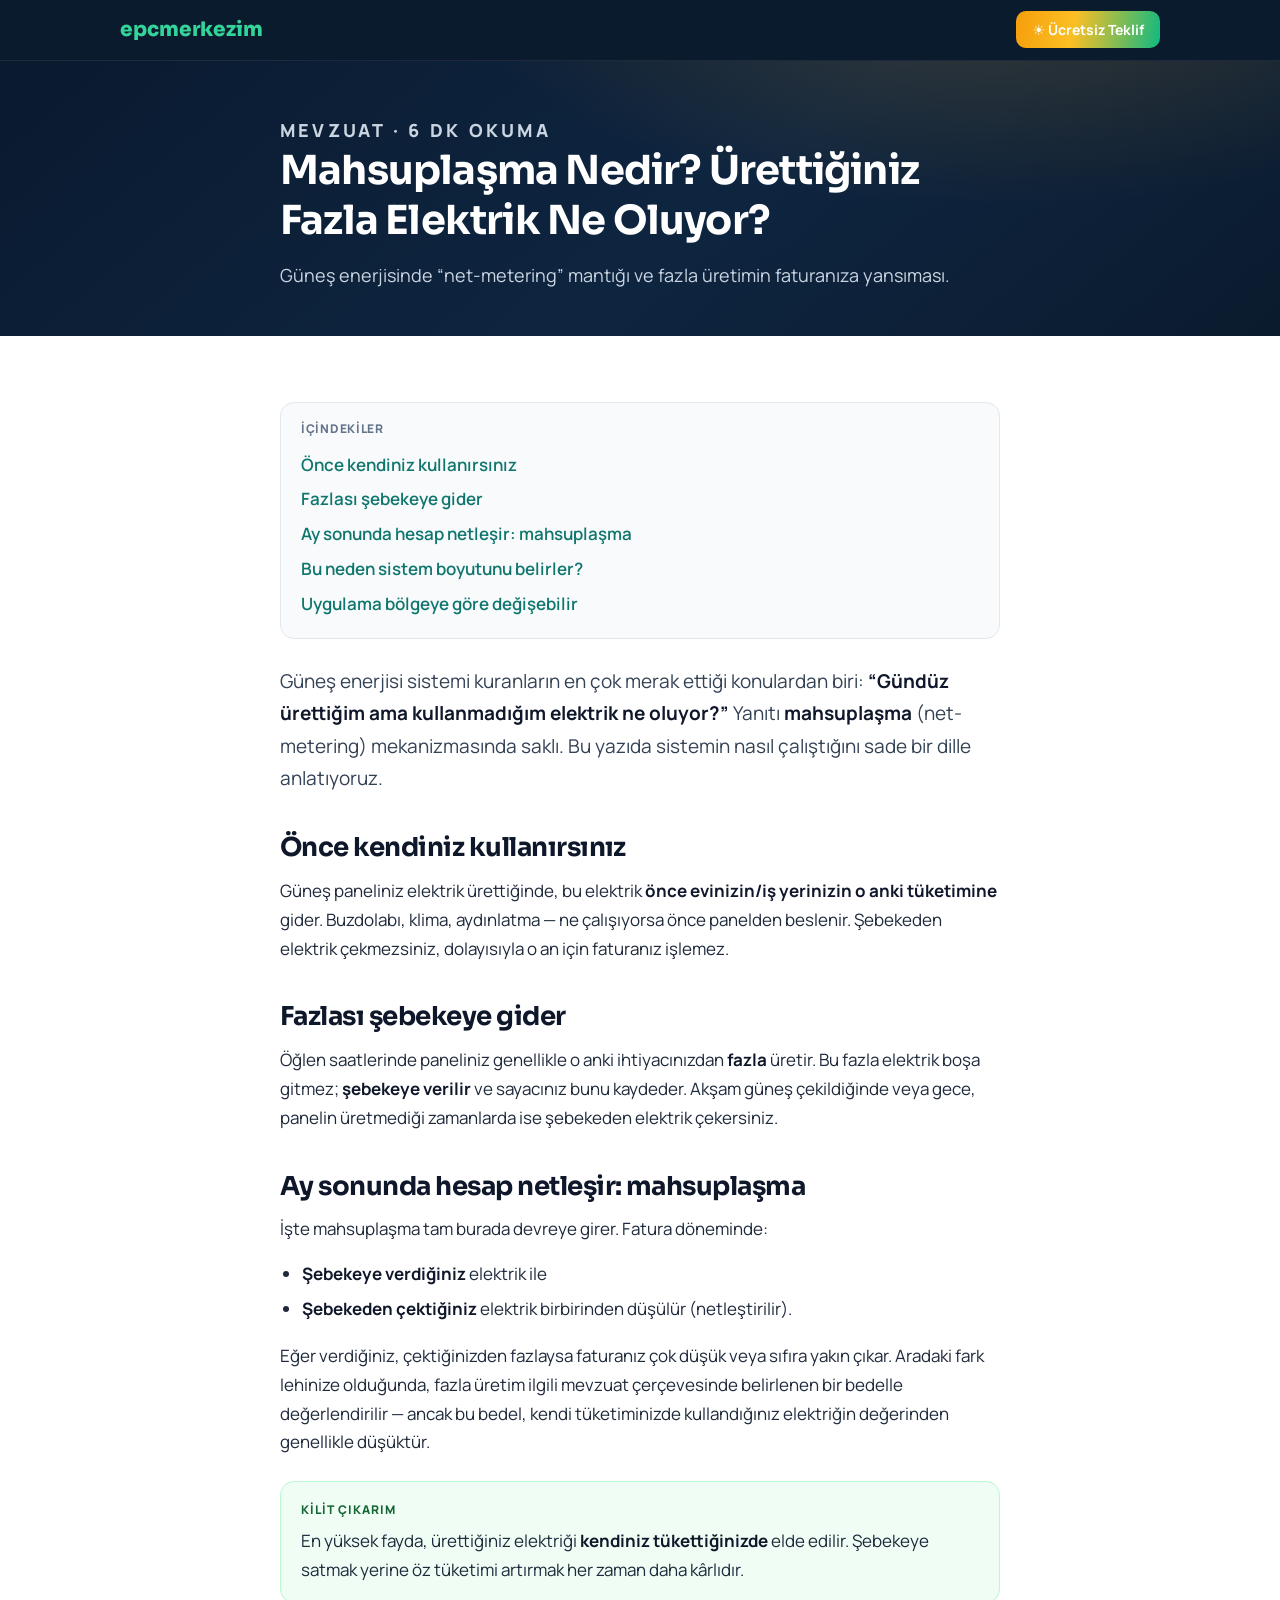
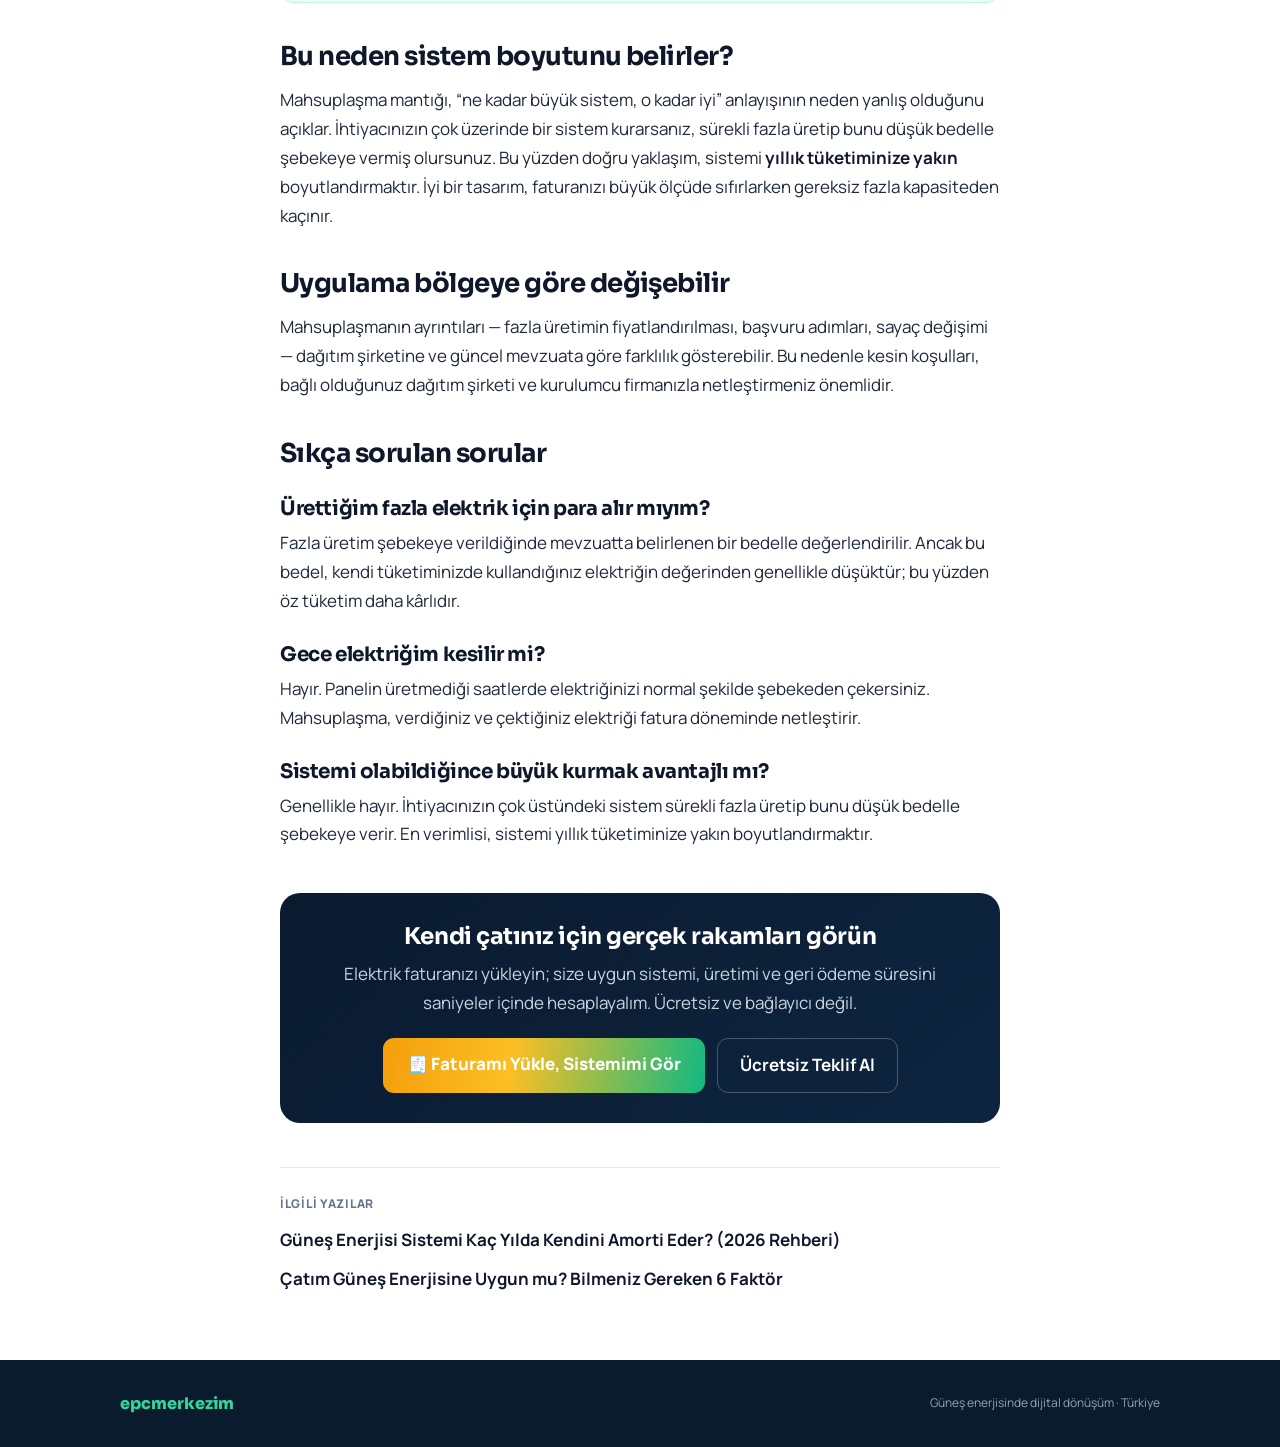
<file: blog/mahsuplasma-nedir-fazla-elektrik.html>
<!DOCTYPE html>
<html lang="tr">
<head>
<meta charset="UTF-8">
<meta name="viewport" content="width=device-width, initial-scale=1.0">
<title>Mahsuplaşma Nedir? Ürettiğiniz Fazla Elektrik Ne Oluyor?</title>
<meta name="description" content="Güneş panelinizin ürettiği fazla elektrik ne oluyor? Mahsuplaşma (net-metering) nasıl çalışır, faturanıza nasıl yansır ve sistemi neden tüketiminize göre kurmalısınız?">
<meta name="robots" content="index, follow, max-image-preview:large">
<link rel="canonical" href="https://epcmerkezim.com/blog/mahsuplasma-nedir-fazla-elektrik">
<meta name="theme-color" content="#0B1B2E">
<link rel="icon" href="data:image/svg+xml,<svg xmlns=%22http://www.w3.org/2000/svg%22 viewBox=%220 0 100 100%22><text y=%22.9em%22 font-size=%2290%22>☀️</text></svg>">
<meta property="og:type" content="article">
<meta property="og:site_name" content="epcmerkezim">
<meta property="og:locale" content="tr_TR">
<meta property="og:url" content="https://epcmerkezim.com/blog/mahsuplasma-nedir-fazla-elektrik">
<meta property="og:title" content="Mahsuplaşma Nedir? Ürettiğiniz Fazla Elektrik Ne Oluyor?">
<meta property="og:description" content="Güneş panelinizin ürettiği fazla elektrik ne oluyor? Mahsuplaşma (net-metering) nasıl çalışır, faturanıza nasıl yansır ve sistemi neden tüketiminize göre kurmalısınız?">
<meta property="og:image" content="https://epcmerkezim.com/og.png">
<meta name="twitter:card" content="summary_large_image">
<meta name="twitter:image" content="https://epcmerkezim.com/og.png">
<link rel="preconnect" href="https://fonts.googleapis.com">
<link rel="preconnect" href="https://fonts.gstatic.com" crossorigin>
<link href="https://fonts.googleapis.com/css2?family=Manrope:wght@400;500;600;700;800&family=Sora:wght@600;700;800&display=swap" rel="stylesheet">
<style>
:root{--navy:#0B1B2E;--navy2:#0E2540;--amber:#F59E0B;--amber-l:#FBBF24;--emerald:#10B981;--ink:#1e293b;--muted:#64748b;--line:#e2e8f0}
*{box-sizing:border-box}
html{scroll-behavior:smooth}
body{margin:0;font-family:'Manrope',ui-sans-serif,system-ui,sans-serif;color:var(--ink);background:#fff;line-height:1.7;-webkit-font-smoothing:antialiased}
h1,h2,h3{font-family:'Sora',ui-sans-serif,sans-serif;letter-spacing:-.02em;color:#0f172a;line-height:1.25}
a{color:#0f766e;text-decoration:none}a:hover{text-decoration:underline}
.wrap{max-width:760px;margin:0 auto;padding:0 20px}
.wrap-wide{max-width:1080px;margin:0 auto;padding:0 20px}
/* üst bar */
.top{position:sticky;top:0;z-index:20;background:var(--navy);border-bottom:1px solid #1e293b}
.top .wrap-wide{display:flex;align-items:center;justify-content:space-between;height:60px}
.brand{font-family:'Sora';font-weight:800;font-size:20px;color:#34D399;text-decoration:none}
.top nav a{color:#cbd5e1;font-weight:700;font-size:14px;margin-left:20px}
.top nav a:hover{color:#fff;text-decoration:none}
.cta-sun{background:linear-gradient(100deg,#F59E0B,#FBBF24 40%,#10B981);color:#fff !important;padding:9px 16px;border-radius:10px;font-weight:800;font-size:14px}
.cta-sun:hover{text-decoration:none;filter:saturate(1.05)}
/* hero */
.hero{background:radial-gradient(900px 380px at 78% -30%,rgba(245,158,11,.18),transparent 60%),linear-gradient(140deg,#0A1A2F,#0E2540 55%,#0B1B2E);color:#fff;padding:54px 0 46px}
.eyebrow{text-transform:uppercase;letter-spacing:.18em;font-size:11px;font-weight:800;color:var(--amber-l);margin:0 0 12px}
.hero h1{color:#fff;font-size:40px;margin:0 0 14px}
.hero p{color:#cbd5e1;font-size:18px;margin:0}
.meta{color:#94a3b8;font-size:13px;margin-top:16px}
/* içerik */
article{padding:40px 0 10px;font-size:17px}
article h2{font-size:26px;margin:38px 0 12px}
article h3{font-size:20px;margin:26px 0 8px}
article p{margin:0 0 16px}
article ul,article ol{margin:0 0 18px;padding-left:22px}article li{margin:6px 0}
article strong{color:#0f172a}
.lead{font-size:19px;color:#334155}
.callout{background:#fffbeb;border:1px solid #fde68a;border-radius:14px;padding:18px 20px;margin:24px 0}
.callout .k{font-weight:800;color:#92400e;font-size:12px;text-transform:uppercase;letter-spacing:.08em;display:block;margin-bottom:6px}
.tip{background:#f0fdf4;border:1px solid #bbf7d0;border-radius:14px;padding:18px 20px;margin:24px 0}
.toc{background:#f8fafc;border:1px solid var(--line);border-radius:14px;padding:16px 20px;margin:26px 0}
.toc .k{font-weight:800;font-size:12px;text-transform:uppercase;letter-spacing:.06em;color:var(--muted);margin-bottom:8px}
.toc a{display:block;padding:3px 0;font-weight:600}
/* dönüşüm kutusu */
.convert{background:linear-gradient(140deg,#0A1A2F,#0E2540);border-radius:20px;padding:30px;margin:44px 0;text-align:center;color:#fff}
.convert h3{color:#fff;font-size:23px;margin:0 0 8px}
.convert p{color:#cbd5e1;margin:0 0 20px}
.convert .row{display:flex;gap:12px;justify-content:center;flex-wrap:wrap}
.btn-ghost{border:1px solid rgba(255,255,255,.25);color:#fff !important;padding:12px 22px;border-radius:11px;font-weight:700}
.btn-ghost:hover{background:rgba(255,255,255,.06);text-decoration:none}
.btn-fill{background:linear-gradient(100deg,#F59E0B,#FBBF24 40%,#10B981);color:#fff !important;padding:12px 24px;border-radius:11px;font-weight:800}
.btn-fill:hover{text-decoration:none;filter:saturate(1.05)}
/* kart ızgarası (blog indeks) */
.grid{display:grid;grid-template-columns:repeat(auto-fill,minmax(300px,1fr));gap:20px;padding:38px 0}
.card{border:1px solid var(--line);border-radius:16px;overflow:hidden;transition:box-shadow .2s,border-color .2s;background:#fff}
.card:hover{box-shadow:0 18px 40px -24px rgba(15,23,42,.4);border-color:#fcd34d}
.card a{text-decoration:none;color:inherit;display:block;height:100%}
.card .body{padding:20px}
.card .tag{font-size:11px;font-weight:800;color:var(--amber);text-transform:uppercase;letter-spacing:.06em}
.card h3{font-size:18px;margin:8px 0 8px}
.card p{color:var(--muted);font-size:14px;margin:0}
.card .rd{color:#0f766e;font-weight:700;font-size:13px;margin-top:12px;display:inline-block}
/* breadcrumb + footer */
.crumb{font-size:13px;color:var(--muted);padding:16px 0 0}
.crumb a{color:var(--muted)}
.rel{border-top:1px solid var(--line);margin-top:30px;padding:26px 0}
.rel .k{font-size:12px;font-weight:800;text-transform:uppercase;letter-spacing:.06em;color:var(--muted);margin-bottom:12px}
footer{background:var(--navy);color:#94a3b8;padding:30px 0;margin-top:20px;font-size:14px}
footer .wrap-wide{display:flex;gap:18px;flex-wrap:wrap;align-items:center;justify-content:space-between}
footer a{color:#cbd5e1;font-weight:700}footer .links a{margin-left:16px}
@media(max-width:640px){.hero h1{font-size:30px}article{font-size:16px}.top nav a:not(.cta-sun){display:none}}
</style>
<script type="application/ld+json">{"@context": "https://schema.org", "@type": "Article", "headline": "Mahsuplaşma Nedir? Ürettiğiniz Fazla Elektrik Ne Oluyor?", "description": "Güneş panelinizin ürettiği fazla elektrik ne oluyor? Mahsuplaşma (net-metering) nasıl çalışır, faturanıza nasıl yansır ve sistemi neden tüketiminize göre kurmalısınız?", "inLanguage": "tr-TR", "datePublished": "2026-07-27", "dateModified": "2026-07-27", "author": {"@type": "Organization", "name": "epcmerkezim"}, "publisher": {"@type": "Organization", "name": "epcmerkezim", "logo": {"@type": "ImageObject", "url": "https://epcmerkezim.com/og.png"}}, "image": "https://epcmerkezim.com/og.png", "mainEntityOfPage": {"@type": "WebPage", "@id": "https://epcmerkezim.com/blog/mahsuplasma-nedir-fazla-elektrik"}}</script>
<script type="application/ld+json">{"@context": "https://schema.org", "@type": "BreadcrumbList", "itemListElement": [{"@type": "ListItem", "position": 1, "name": "Ana Sayfa", "item": "https://epcmerkezim.com/"}, {"@type": "ListItem", "position": 2, "name": "Solar Akademi", "item": "https://epcmerkezim.com/blog"}, {"@type": "ListItem", "position": 3, "name": "Mahsuplaşma Nedir? Ürettiğiniz Fazla Elektrik Ne Oluyor?", "item": "https://epcmerkezim.com/blog/mahsuplasma-nedir-fazla-elektrik"}]}</script>
<script type="application/ld+json">{"@context": "https://schema.org", "@type": "FAQPage", "mainEntity": [{"@type": "Question", "name": "Ürettiğim fazla elektrik için para alır mıyım?", "acceptedAnswer": {"@type": "Answer", "text": "Fazla üretim şebekeye verildiğinde mevzuatta belirlenen bir bedelle değerlendirilir. Ancak bu bedel, kendi tüketiminizde kullandığınız elektriğin değerinden genellikle düşüktür; bu yüzden öz tüketim daha kârlıdır."}}, {"@type": "Question", "name": "Gece elektriğim kesilir mi?", "acceptedAnswer": {"@type": "Answer", "text": "Hayır. Panelin üretmediği saatlerde elektriğinizi normal şekilde şebekeden çekersiniz. Mahsuplaşma, verdiğiniz ve çektiğiniz elektriği fatura döneminde netleştirir."}}, {"@type": "Question", "name": "Sistemi olabildiğince büyük kurmak avantajlı mı?", "acceptedAnswer": {"@type": "Answer", "text": "Genellikle hayır. İhtiyacınızın çok üstündeki sistem sürekli fazla üretip bunu düşük bedelle şebekeye verir. En verimlisi, sistemi yıllık tüketiminize yakın boyutlandırmaktır."}}]}</script>
    <!-- Plausible — çerezsiz ölçüm, KVKK için onay bandı gerektirmez.
         script.hash.js: site # ile yönlendiriyor, düz sürüm panel içi
         gezinmeyi saymaz. -->
    <script defer data-domain="epcmerkezim.com" src="https://plausible.io/js/script.hash.js"></script>
</head>
<body>
<header class="top"><div class="wrap-wide">
<a href="/" class="brand">epcmerkezim</a>
<nav>


<a href="/" class="cta-sun">☀️ Ücretsiz Teklif</a>
</nav>
</div></header>

<div class="hero"><div class="wrap">
<p class="eyebrow">Mevzuat · 6 dk okuma</p>
<h1>Mahsuplaşma Nedir? Ürettiğiniz Fazla Elektrik Ne Oluyor?</h1>
<p>Güneş enerjisinde “net-metering” mantığı ve fazla üretimin faturanıza yansıması.</p>
</div></div>
<main class="wrap"><article>
<div class="toc"><div class="k">İçindekiler</div><a href="#temel-mantik">Önce kendiniz kullanırsınız</a><a href="#fazla-uretim">Fazlası şebekeye gider</a><a href="#mahsuplasma">Ay sonunda hesap netleşir: mahsuplaşma</a><a href="#neden-onemli">Bu neden sistem boyutunu belirler?</a><a href="#degiskenler">Uygulama bölgeye göre değişebilir</a></div>

<p class="lead">Güneş enerjisi sistemi kuranların en çok merak ettiği konulardan biri: <strong>“Gündüz ürettiğim ama kullanmadığım elektrik ne oluyor?”</strong> Yanıtı <strong>mahsuplaşma</strong> (net-metering) mekanizmasında saklı. Bu yazıda sistemin nasıl çalıştığını sade bir dille anlatıyoruz.</p>

<h2 id="temel-mantik">Önce kendiniz kullanırsınız</h2>
<p>Güneş paneliniz elektrik ürettiğinde, bu elektrik <strong>önce evinizin/iş yerinizin o anki tüketimine</strong> gider. Buzdolabı, klima, aydınlatma — ne çalışıyorsa önce panelden beslenir. Şebekeden elektrik çekmezsiniz, dolayısıyla o an için faturanız işlemez.</p>

<h2 id="fazla-uretim">Fazlası şebekeye gider</h2>
<p>Öğlen saatlerinde paneliniz genellikle o anki ihtiyacınızdan <strong>fazla</strong> üretir. Bu fazla elektrik boşa gitmez; <strong>şebekeye verilir</strong> ve sayacınız bunu kaydeder. Akşam güneş çekildiğinde veya gece, panelin üretmediği zamanlarda ise şebekeden elektrik çekersiniz.</p>

<h2 id="mahsuplasma">Ay sonunda hesap netleşir: mahsuplaşma</h2>
<p>İşte mahsuplaşma tam burada devreye girer. Fatura döneminde:</p>
<ul>
<li><strong>Şebekeye verdiğiniz</strong> elektrik ile</li>
<li><strong>Şebekeden çektiğiniz</strong> elektrik birbirinden düşülür (netleştirilir).</li>
</ul>
<p>Eğer verdiğiniz, çektiğinizden fazlaysa faturanız çok düşük veya sıfıra yakın çıkar. Aradaki fark lehinize olduğunda, fazla üretim ilgili mevzuat çerçevesinde belirlenen bir bedelle değerlendirilir — ancak bu bedel, kendi tüketiminizde kullandığınız elektriğin değerinden genellikle düşüktür.</p>

<div class="tip"><span class="k" style="font-weight:800;color:#166534;font-size:12px;text-transform:uppercase;letter-spacing:.08em;display:block;margin-bottom:6px">Kilit çıkarım</span>En yüksek fayda, ürettiğiniz elektriği <strong>kendiniz tükettiğinizde</strong> elde edilir. Şebekeye satmak yerine öz tüketimi artırmak her zaman daha kârlıdır.</div>

<h2 id="neden-onemli">Bu neden sistem boyutunu belirler?</h2>
<p>Mahsuplaşma mantığı, “ne kadar büyük sistem, o kadar iyi” anlayışının neden yanlış olduğunu açıklar. İhtiyacınızın çok üzerinde bir sistem kurarsanız, sürekli fazla üretip bunu düşük bedelle şebekeye vermiş olursunuz. Bu yüzden doğru yaklaşım, sistemi <strong>yıllık tüketiminize yakın</strong> boyutlandırmaktır. İyi bir tasarım, faturanızı büyük ölçüde sıfırlarken gereksiz fazla kapasiteden kaçınır.</p>

<h2 id="degiskenler">Uygulama bölgeye göre değişebilir</h2>
<p>Mahsuplaşmanın ayrıntıları — fazla üretimin fiyatlandırılması, başvuru adımları, sayaç değişimi — dağıtım şirketine ve güncel mevzuata göre farklılık gösterebilir. Bu nedenle kesin koşulları, bağlı olduğunuz dağıtım şirketi ve kurulumcu firmanızla netleştirmeniz önemlidir.</p>

<h2 id="sss">Sıkça sorulan sorular</h2><h3>Ürettiğim fazla elektrik için para alır mıyım?</h3><p>Fazla üretim şebekeye verildiğinde mevzuatta belirlenen bir bedelle değerlendirilir. Ancak bu bedel, kendi tüketiminizde kullandığınız elektriğin değerinden genellikle düşüktür; bu yüzden öz tüketim daha kârlıdır.</p><h3>Gece elektriğim kesilir mi?</h3><p>Hayır. Panelin üretmediği saatlerde elektriğinizi normal şekilde şebekeden çekersiniz. Mahsuplaşma, verdiğiniz ve çektiğiniz elektriği fatura döneminde netleştirir.</p><h3>Sistemi olabildiğince büyük kurmak avantajlı mı?</h3><p>Genellikle hayır. İhtiyacınızın çok üstündeki sistem sürekli fazla üretip bunu düşük bedelle şebekeye verir. En verimlisi, sistemi yıllık tüketiminize yakın boyutlandırmaktır.</p>
<div class="convert">
<h3>Kendi çatınız için gerçek rakamları görün</h3>
<p>Elektrik faturanızı yükleyin; size uygun sistemi, üretimi ve geri ödeme süresini saniyeler içinde hesaplayalım. Ücretsiz ve bağlayıcı değil.</p>
<div class="row">
<a href="/" class="btn-fill">🧾 Faturamı Yükle, Sistemimi Gör</a>
<a href="/" class="btn-ghost">Ücretsiz Teklif Al</a>
</div></div>
<div class="rel"><div class="k">İlgili yazılar</div><a href="/blog/gunes-enerjisi-amortisman-suresi" style="display:block;margin-bottom:10px"><strong>Güneş Enerjisi Sistemi Kaç Yılda Kendini Amorti Eder? (2026 Rehberi)</strong></a><a href="/blog/catim-gunes-enerjisine-uygun-mu" style="display:block;margin-bottom:10px"><strong>Çatım Güneş Enerjisine Uygun mu? Bilmeniz Gereken 6 Faktör</strong></a></div>
</article></main>

<footer><div class="wrap-wide">
<a href="/" class="brand" style="font-size:16px">epcmerkezim</a>
<div class="links">



</div>
<span style="font-size:12px">Güneş enerjisinde dijital dönüşüm · Türkiye</span>
</div></footer>
</body>
</html>
</file>
